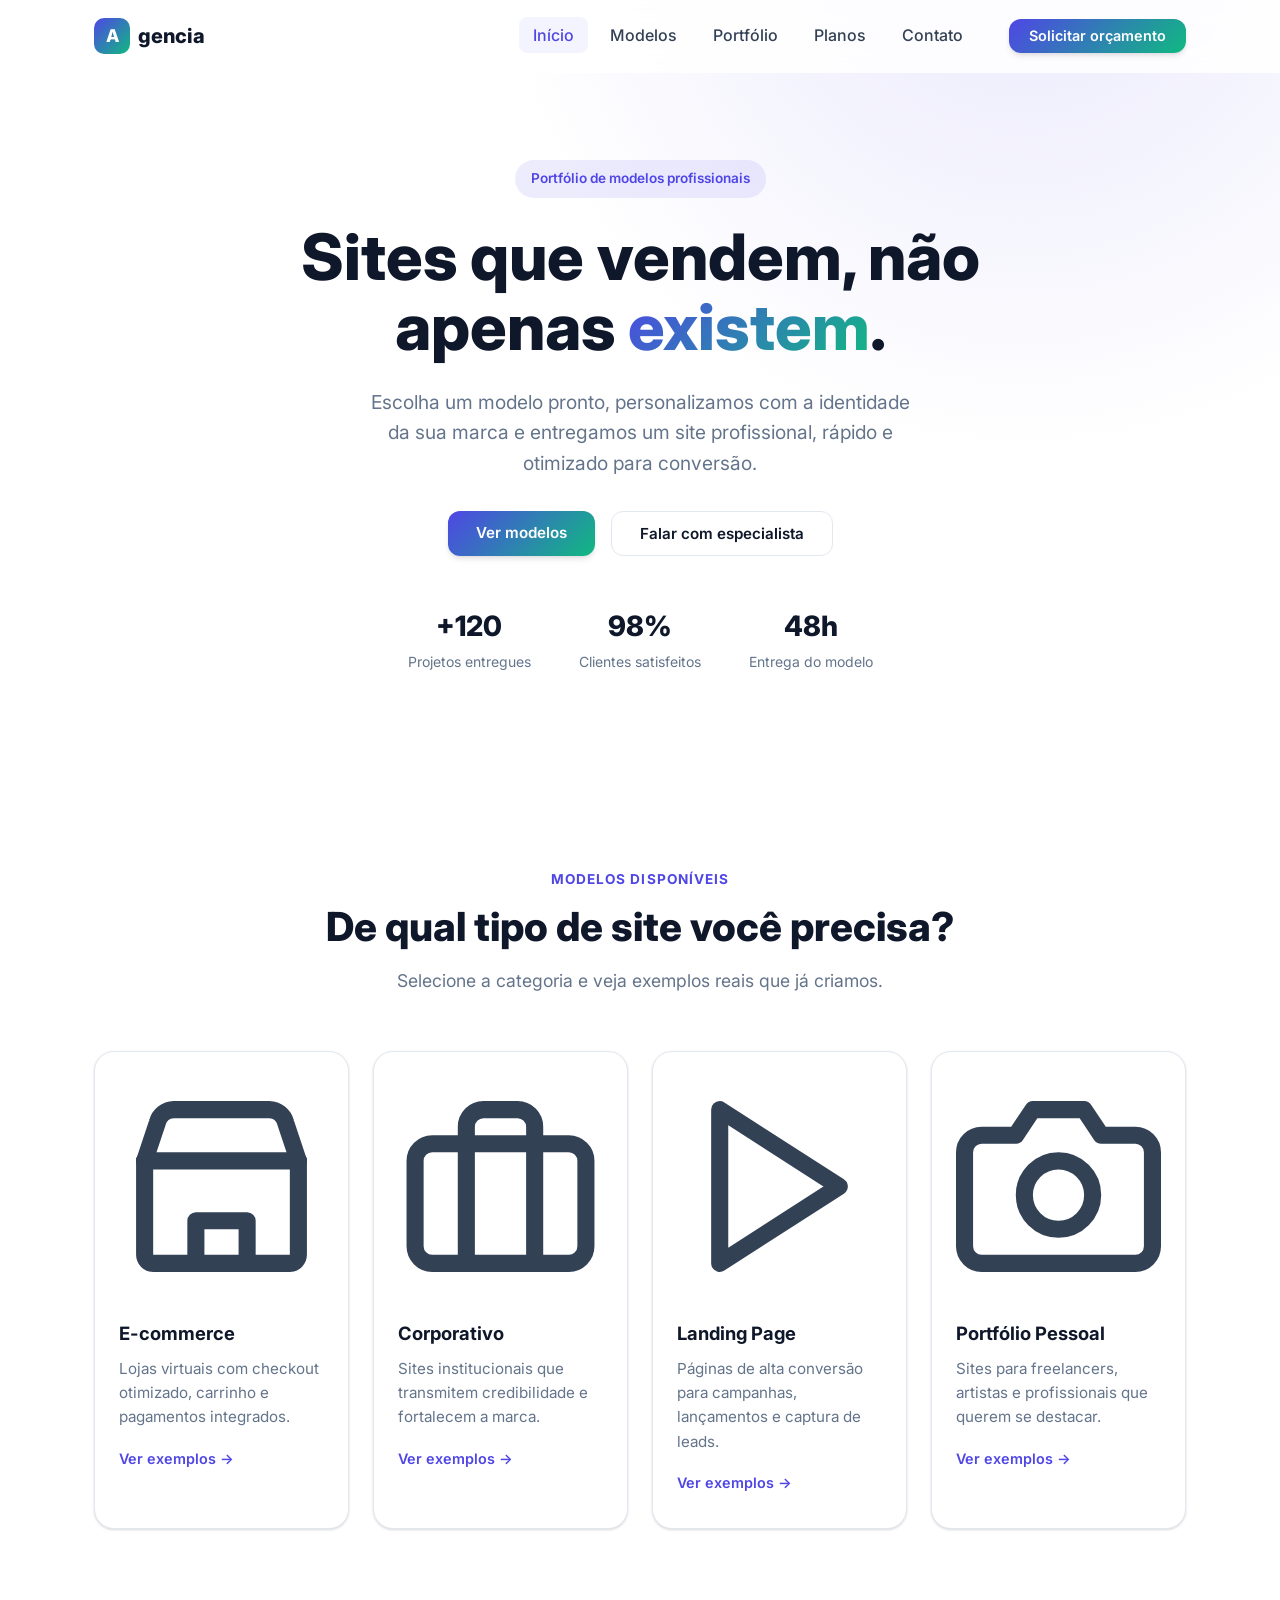
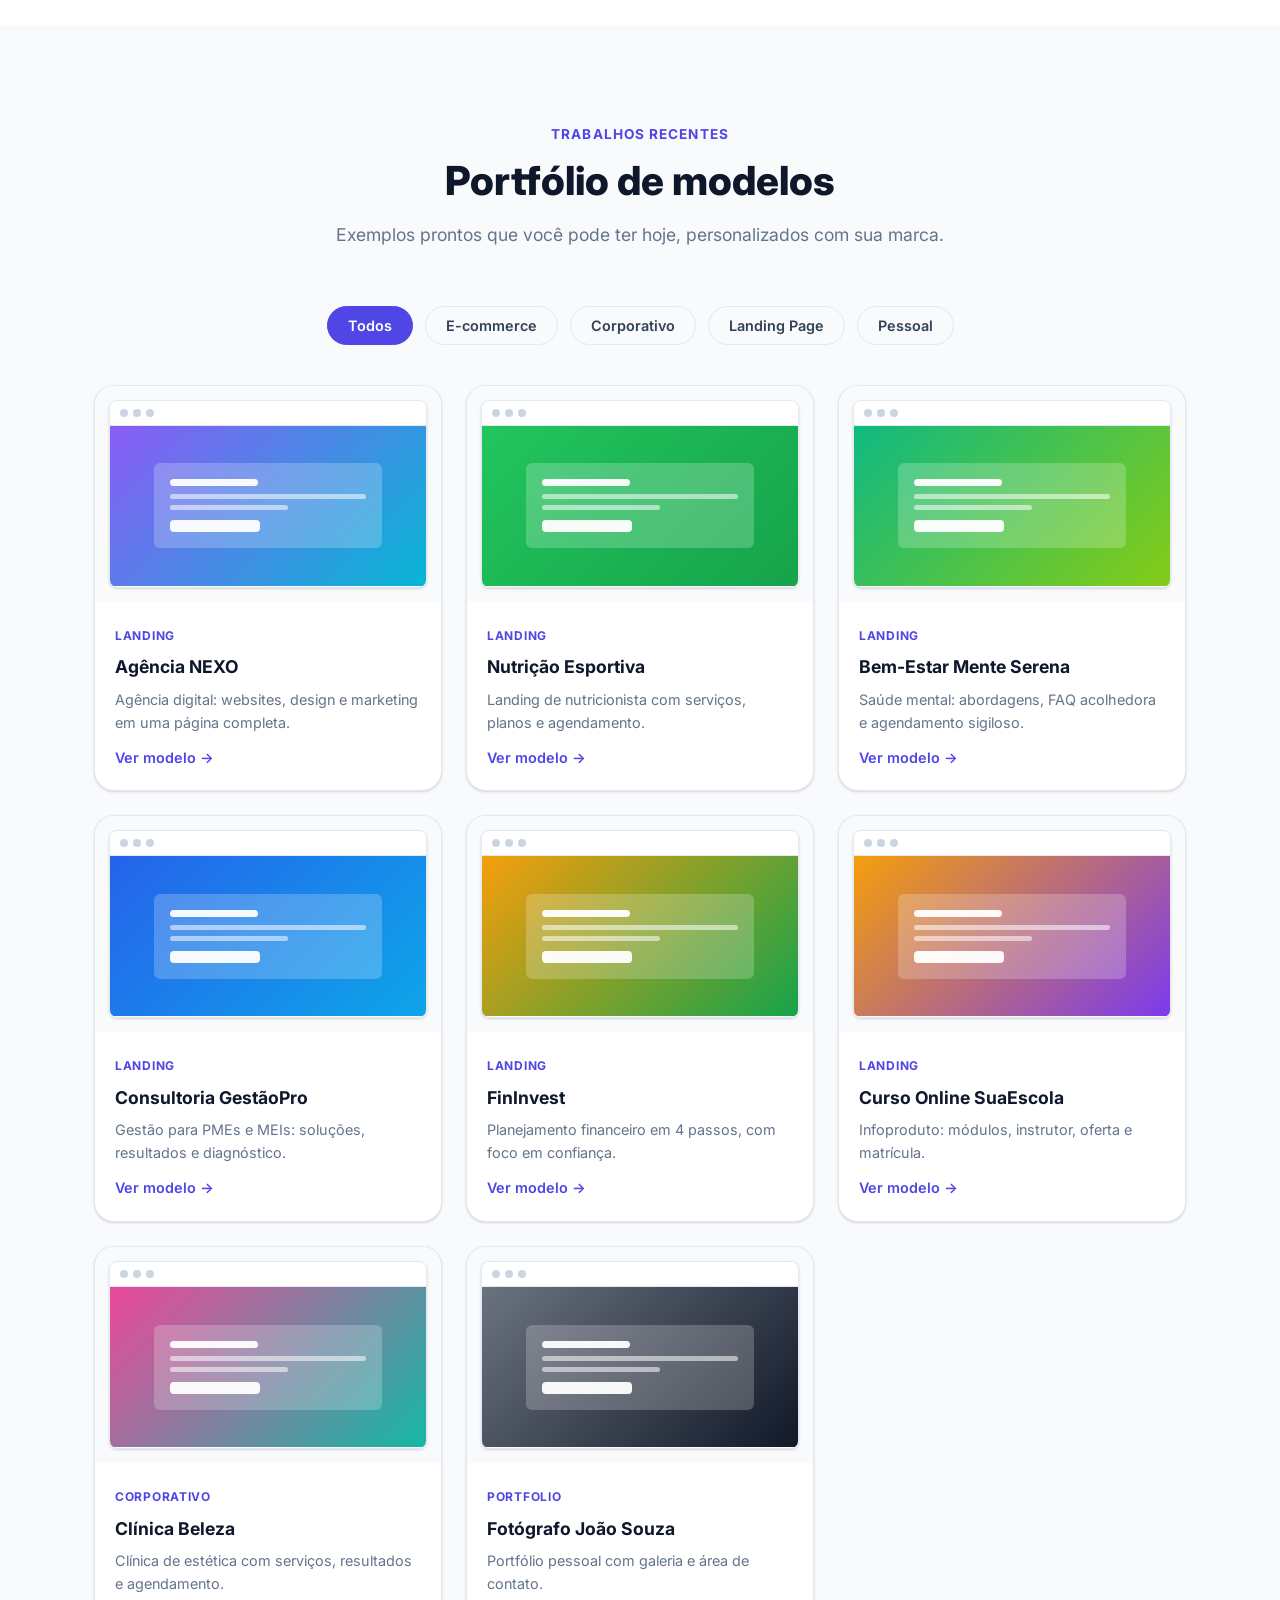
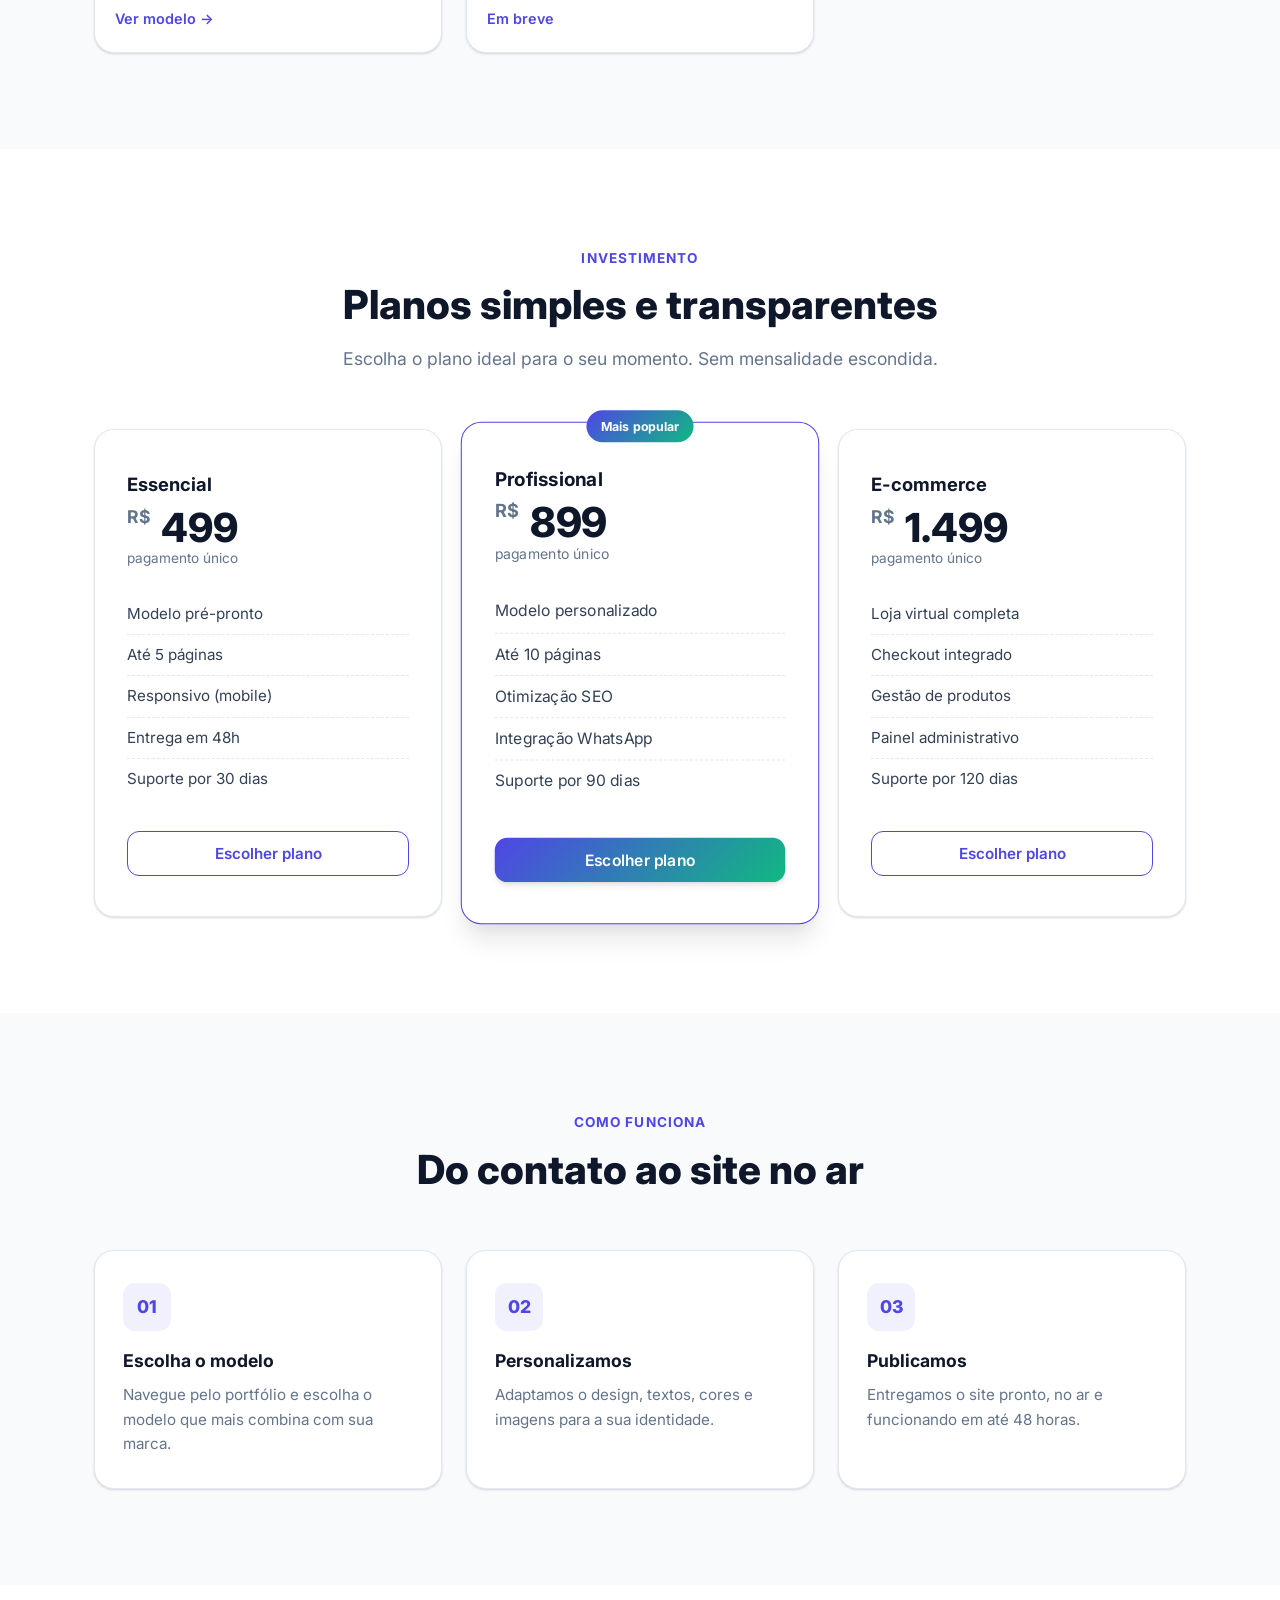
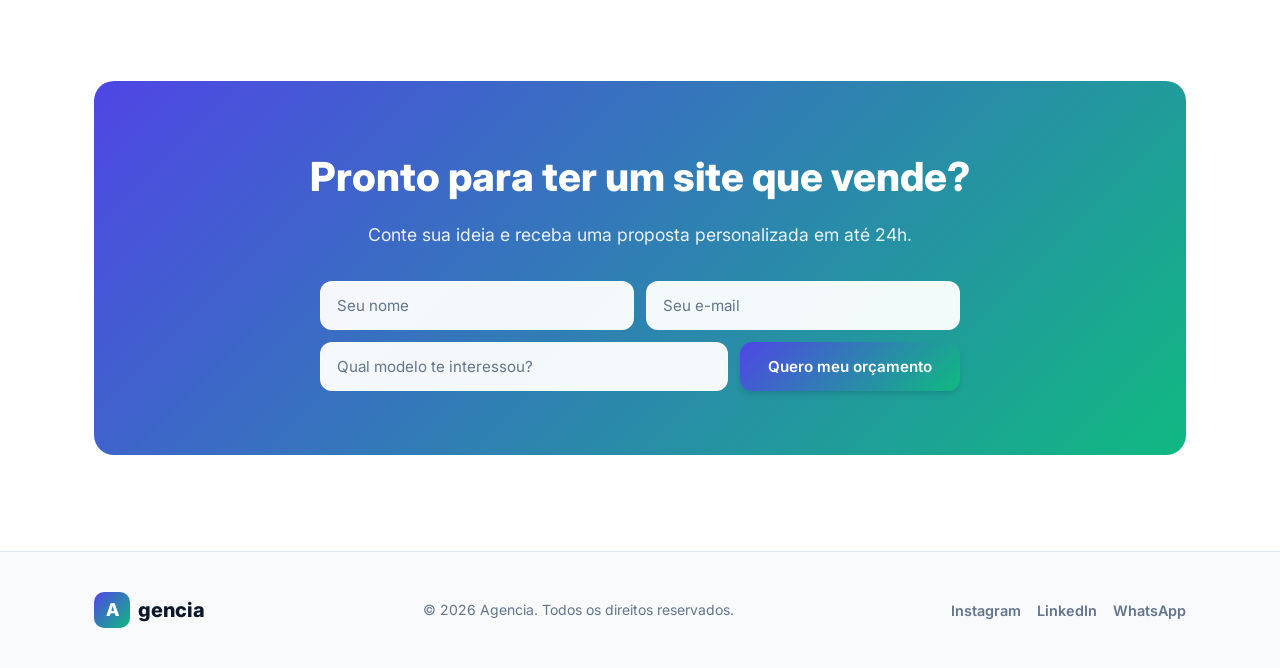
<file: index.html>
<!DOCTYPE html>
<html lang="pt-BR">
<head>
  <meta charset="UTF-8">
  <meta name="viewport" content="width=device-width, initial-scale=1.0">
  <meta name="description" content="Sites profissionais que ajudam sua empresa a vender mais. Conheça nossos modelos de sites demonstrados em nosso portfólio.">
  <title>Agencia | Sites Profissionais</title>
  <link rel="preconnect" href="https://fonts.googleapis.com">
  <link rel="preconnect" href="https://fonts.gstatic.com" crossorigin>
  <link href="https://fonts.googleapis.com/css2?family=Inter:wght@400;500;600;700;800&display=swap" rel="stylesheet">
  <link rel="stylesheet" href="css/styles.css">
</head>
<body>

  <!-- ===== HEADER / NAVEGAÇÃO ===== -->
  <header class="header" id="header">
    <div class="container header__inner">
      <a href="#inicio" class="logo" aria-label="Agencia - Início">
        <span class="logo__mark">A</span>
        <span class="logo__text">gencia</span>
      </a>

      <nav class="nav" aria-label="Navegação principal">
        <ul class="nav__list">
          <li><a href="#inicio" class="nav__link active">Início</a></li>
          <li><a href="#modelos" class="nav__link">Modelos</a></li>
          <li><a href="#portifolio" class="nav__link">Portfólio</a></li>
          <li><a href="#planos" class="nav__link">Planos</a></li>
          <li><a href="#contato" class="nav__link">Contato</a></li>
        </ul>
      </nav>

      <button class="nav__toggle" id="navToggle" aria-label="Abrir menu" aria-expanded="false">
        <span class="nav__toggle-bar"></span>
        <span class="nav__toggle-bar"></span>
        <span class="nav__toggle-bar"></span>
      </button>

      <a href="#contato" class="btn btn--primary btn--sm header__cta">Solicitar orçamento</a>
    </div>
  </header>

  <main>
    <!-- ===== HERO / APRESENTAÇÃO ===== -->
    <section class="hero" id="inicio">
      <div class="container hero__inner">
        <div class="hero__content">
          <span class="badge">Portfólio de modelos profissionais</span>
          <h1 class="hero__title">
            Sites que vendem, não apenas <span class="text-gradient">existem</span>.
          </h1>
          <p class="hero__subtitle">
            Escolha um modelo pronto, personalizamos com a identidade da sua marca
            e entregamos um site profissional, rápido e otimizado para conversão.
          </p>
          <div class="hero__actions">
            <a href="#portifolio" class="btn btn--primary">Ver modelos</a>
            <a href="#contato" class="btn btn--ghost">Falar com especialista</a>
          </div>
          <ul class="hero__stats">
            <li><strong>+120</strong><span>Projetos entregues</span></li>
            <li><strong>98%</strong><span>Clientes satisfeitos</span></li>
            <li><strong>48h</strong><span>Entrega do modelo</span></li>
          </ul>
        </div>
      </div>
    </section>

    <!-- ===== MODELOS / CATEGORIAS ===== -->
    <section class="modelos section" id="modelos">
      <div class="container">
        <div class="section__head">
          <span class="section__label">Modelos disponíveis</span>
          <h2 class="section__title">De qual tipo de site você precisa?</h2>
          <p class="section__desc">Selecione a categoria e veja exemplos reais que já criamos.</p>
        </div>

        <div class="modelos__grid">
          <article class="card modelos__card">
            <div class="card__icon">
              <svg viewBox="0 0 24 24" fill="none" stroke="currentColor" stroke-width="2" stroke-linecap="round" stroke-linejoin="round" aria-hidden="true"><path d="M3 9l1.5-4.5A2 2 0 0 1 6.4 3h11.2a2 2 0 0 1 1.9 1.5L21 9"/><path d="M3 9v11a1 1 0 0 0 1 1h16a1 1 0 0 0 1-1V9"/><path d="M3 9h18"/><path d="M9 21v-5h6v5"/></svg>
            </div>
            <h3 class="card__title">E-commerce</h3>
            <p class="card__text">Lojas virtuais com checkout otimizado, carrinho e pagamentos integrados.</p>
            <a href="#portifolio?cat=ecommerce" class="card__link">Ver exemplos →</a>
          </article>

          <article class="card modelos__card">
            <div class="card__icon">
              <svg viewBox="0 0 24 24" fill="none" stroke="currentColor" stroke-width="2" stroke-linecap="round" stroke-linejoin="round" aria-hidden="true"><rect x="2" y="7" width="20" height="14" rx="2"/><path d="M16 21V5a2 2 0 0 0-2-2h-4a2 2 0 0 0-2 2v16"/></svg>
            </div>
            <h3 class="card__title">Corporativo</h3>
            <p class="card__text">Sites institucionais que transmitem credibilidade e fortalecem a marca.</p>
            <a href="#portifolio?cat=corporativo" class="card__link">Ver exemplos →</a>
          </article>

          <article class="card modelos__card">
            <div class="card__icon">
              <svg viewBox="0 0 24 24" fill="none" stroke="currentColor" stroke-width="2" stroke-linecap="round" stroke-linejoin="round" aria-hidden="true"><path d="M5 3l14 9-14 9V3z"/></svg>
            </div>
            <h3 class="card__title">Landing Page</h3>
            <p class="card__text">Páginas de alta conversão para campanhas, lançamentos e captura de leads.</p>
            <a href="#portifolio?cat=landing" class="card__link">Ver exemplos →</a>
          </article>

          <article class="card modelos__card">
            <div class="card__icon">
              <svg viewBox="0 0 24 24" fill="none" stroke="currentColor" stroke-width="2" stroke-linecap="round" stroke-linejoin="round" aria-hidden="true"><path d="M23 19a2 2 0 0 1-2 2H3a2 2 0 0 1-2-2V8a2 2 0 0 1 2-2h4l2-3h6l2 3h4a2 2 0 0 1 2 2z"/><circle cx="12" cy="13" r="4"/></svg>
            </div>
            <h3 class="card__title">Portfólio Pessoal</h3>
            <p class="card__text">Sites para freelancers, artistas e profissionais que querem se destacar.</p>
            <a href="#portifolio?cat=portfolio" class="card__link">Ver exemplos →</a>
          </article>
        </div>
      </div>
    </section>

    <!-- ===== PORTFÓLIO ===== -->
    <section class="portifolio section section--alt" id="portifolio">
      <div class="container">
        <div class="section__head">
          <span class="section__label">Trabalhos recentes</span>
          <h2 class="section__title">Portfólio de modelos</h2>
          <p class="section__desc">Exemplos prontos que você pode ter hoje, personalizados com sua marca.</p>
        </div>

        <div class="portifolio__filters" id="filterBar">
          <button class="filter active" data-filter="todos">Todos</button>
          <button class="filter" data-filter="ecommerce">E-commerce</button>
          <button class="filter" data-filter="corporativo">Corporativo</button>
          <button class="filter" data-filter="landing">Landing Page</button>
          <button class="filter" data-filter="portfolio">Pessoal</button>
        </div>

        <div class="portifolio__grid" id="portfolioGrid">
          <!-- Itens injetados via JS -->
        </div>
      </div>
    </section>

    <!-- ===== PLANOS ===== -->
    <section class="planos section" id="planos">
      <div class="container">
        <div class="section__head">
          <span class="section__label">Investimento</span>
          <h2 class="section__title">Planos simples e transparentes</h2>
          <p class="section__desc">Escolha o plano ideal para o seu momento. Sem mensalidade escondida.</p>
        </div>

        <div class="planos__grid">
          <article class="plano">
            <h3 class="plano__name">Essencial</h3>
            <p class="plano__price"><span>R$</span> 499</p>
            <p class="plano__period">pagamento único</p>
            <ul class="plano__features">
              <li>Modelo pré-pronto</li>
              <li>Até 5 páginas</li>
              <li>Responsivo (mobile)</li>
              <li>Entrega em 48h</li>
              <li>Suporte por 30 dias</li>
            </ul>
            <a href="#contato" class="btn btn--outline">Escolher plano</a>
          </article>

          <article class="plano plano--destaque">
            <span class="plano__tag">Mais popular</span>
            <h3 class="plano__name">Profissional</h3>
            <p class="plano__price"><span>R$</span> 899</p>
            <p class="plano__period">pagamento único</p>
            <ul class="plano__features">
              <li>Modelo personalizado</li>
              <li>Até 10 páginas</li>
              <li>Otimização SEO</li>
              <li>Integração WhatsApp</li>
              <li>Suporte por 90 dias</li>
            </ul>
            <a href="#contato" class="btn btn--primary">Escolher plano</a>
          </article>

          <article class="plano">
            <h3 class="plano__name">E-commerce</h3>
            <p class="plano__price"><span>R$</span> 1.499</p>
            <p class="plano__period">pagamento único</p>
            <ul class="plano__features">
              <li>Loja virtual completa</li>
              <li>Checkout integrado</li>
              <li>Gestão de produtos</li>
              <li>Painel administrativo</li>
              <li>Suporte por 120 dias</li>
            </ul>
            <a href="#contato" class="btn btn--outline">Escolher plano</a>
          </article>
        </div>
      </div>
    </section>

    <!-- ===== PROCESSO ===== -->
    <section class="processo section section--alt">
      <div class="container">
        <div class="section__head">
          <span class="section__label">Como funciona</span>
          <h2 class="section__title">Do contato ao site no ar</h2>
        </div>

        <ol class="processo__list">
          <li class="processo__item">
            <span class="processo__num">01</span>
            <h3>Escolha o modelo</h3>
            <p>Navegue pelo portfólio e escolha o modelo que mais combina com sua marca.</p>
          </li>
          <li class="processo__item">
            <span class="processo__num">02</span>
            <h3>Personalizamos</h3>
            <p>Adaptamos o design, textos, cores e imagens para a sua identidade.</p>
          </li>
          <li class="processo__item">
            <span class="processo__num">03</span>
            <h3>Publicamos</h3>
            <p>Entregamos o site pronto, no ar e funcionando em até 48 horas.</p>
          </li>
        </ol>
      </div>
    </section>

    <!-- ===== CTA FINAL ===== -->
    <section class="cta section" id="contato">
      <div class="container">
        <div class="cta__box">
          <h2 class="cta__title">Pronto para ter um site que vende?</h2>
          <p class="cta__text">Conte sua ideia e receba uma proposta personalizada em até 24h.</p>
          <form class="cta__form" id="contatoForm">
            <input type="text" name="nome" placeholder="Seu nome" required aria-label="Seu nome">
            <input type="email" name="email" placeholder="Seu e-mail" required aria-label="Seu e-mail">
            <input type="text" name="modelo" placeholder="Qual modelo te interessou?" aria-label="Modelo de interesse">
            <button type="submit" class="btn btn--primary">Quero meu orçamento</button>
          </form>
          <p class="cta__note" id="formNote" hidden>Recebemos sua mensagem! Retornaremos em breve.</p>
        </div>
      </div>
    </section>
  </main>

  <!-- ===== FOOTER ===== -->
  <footer class="footer">
    <div class="container footer__inner">
      <a href="#inicio" class="logo">
        <span class="logo__mark">A</span>
        <span class="logo__text">gencia</span>
      </a>
      <p class="footer__copy">© 2026 Agencia. Todos os direitos reservados.</p>
      <ul class="footer__social">
        <li><a href="#" aria-label="Instagram">Instagram</a></li>
        <li><a href="#" aria-label="LinkedIn">LinkedIn</a></li>
        <li><a href="#" aria-label="WhatsApp">WhatsApp</a></li>
      </ul>
    </div>
  </footer>

  <script src="js/portfolio.js"></script>
  <script src="js/main.js"></script>
</body>
</html>
</file>
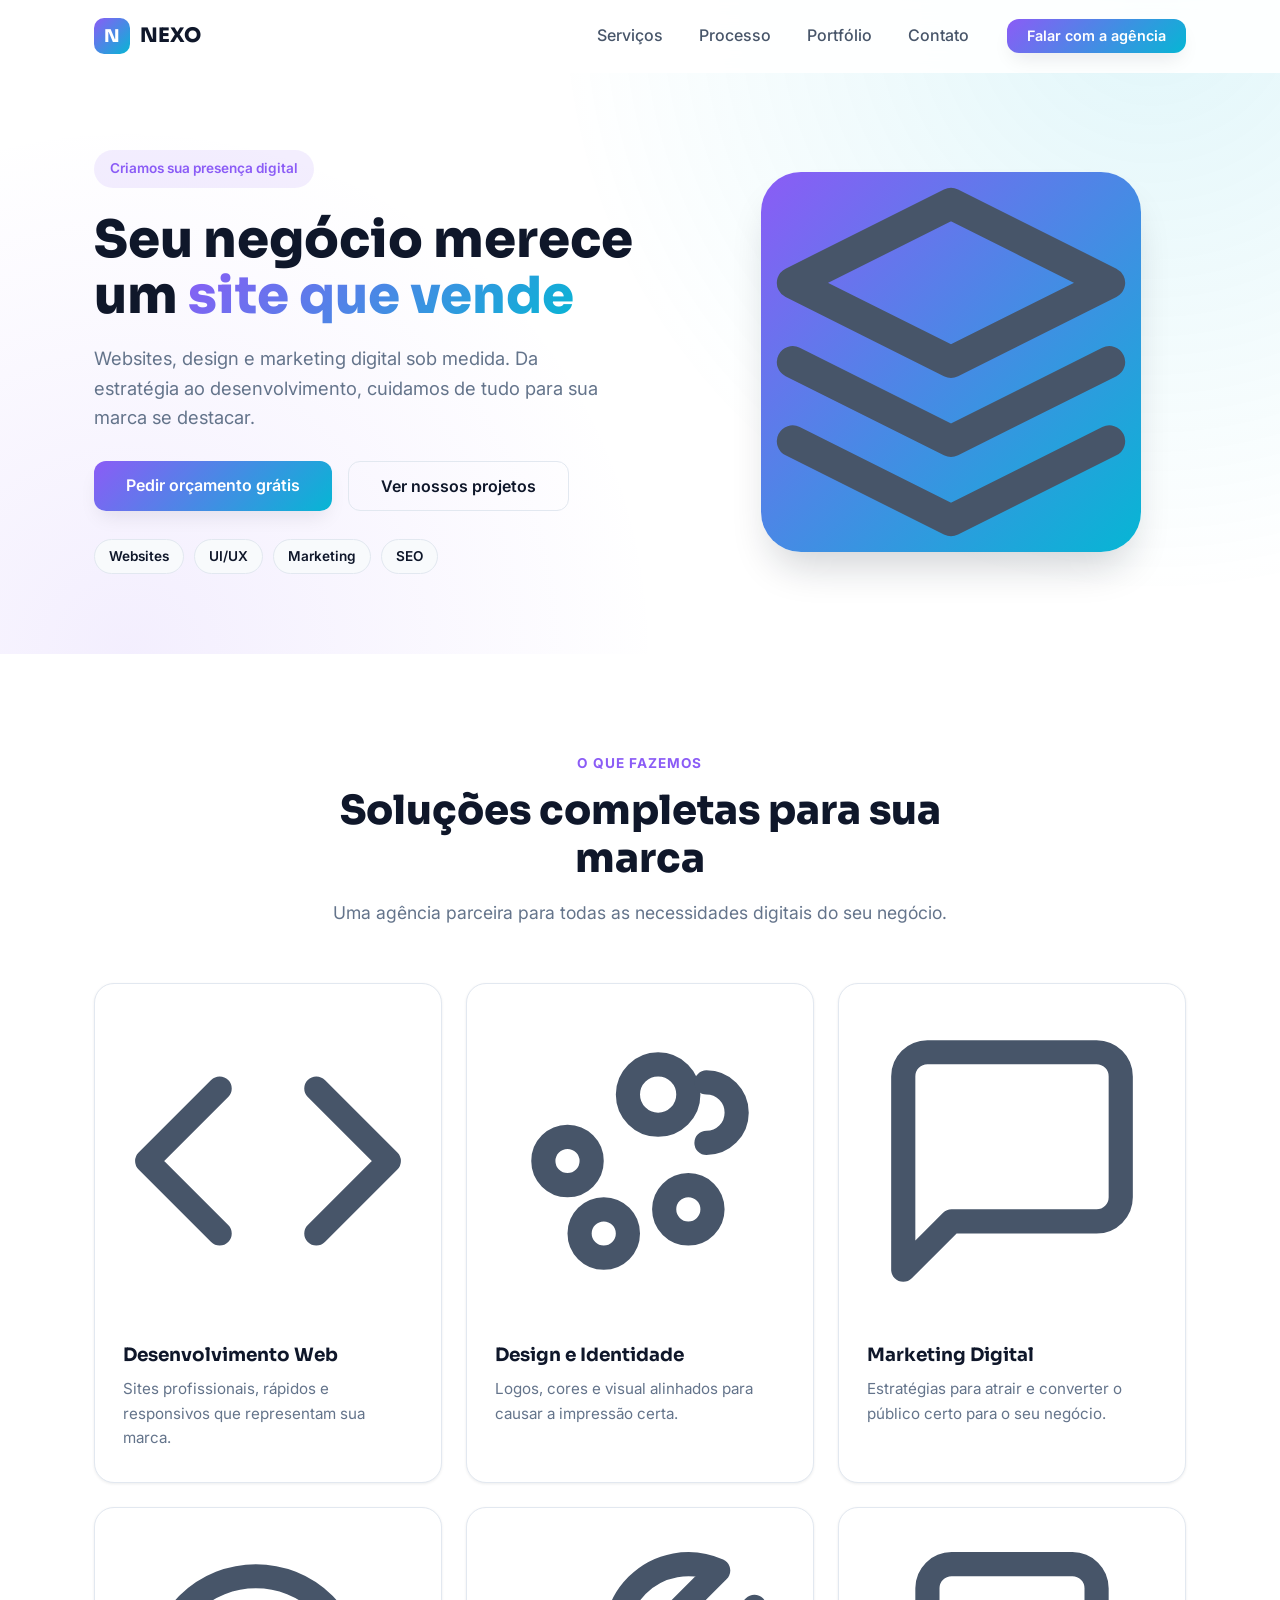
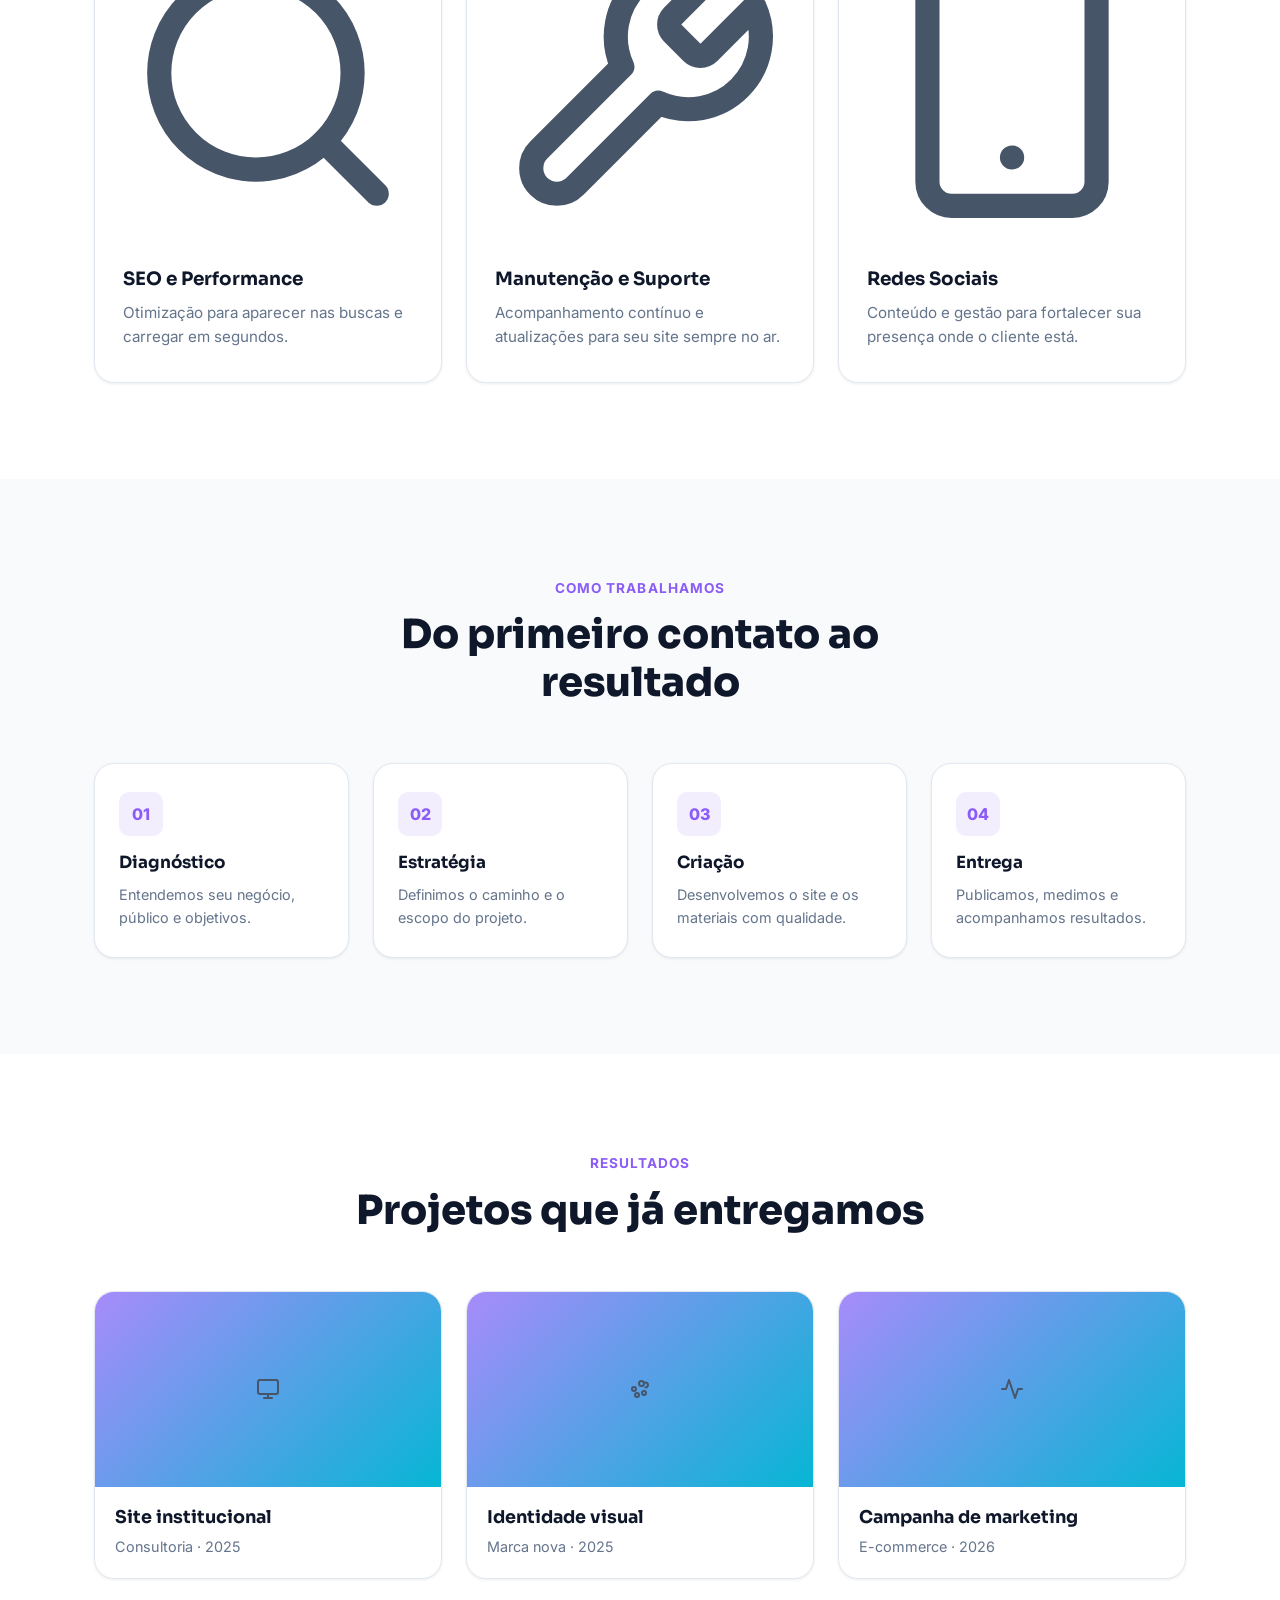
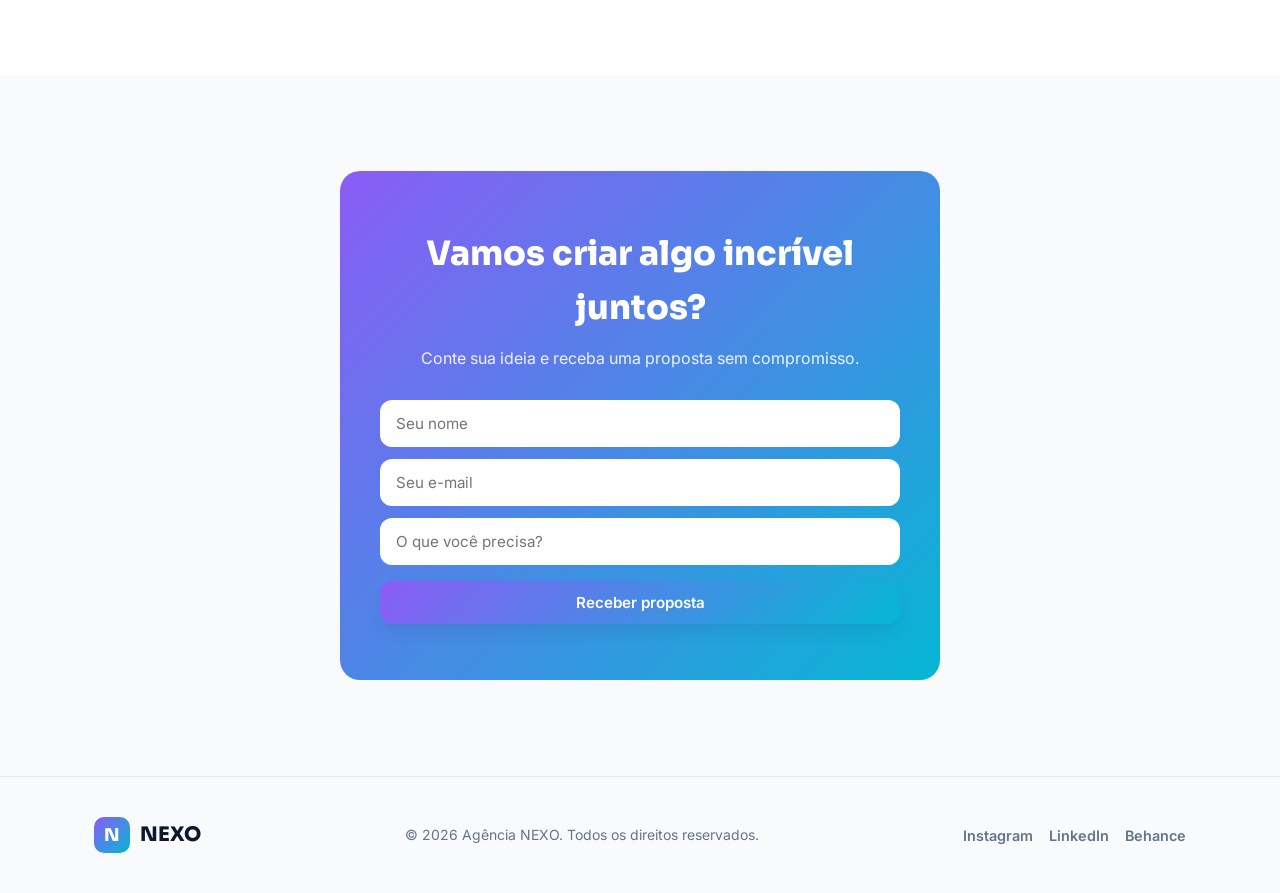
<file: modelos/agencia-digital/index.html>
<!DOCTYPE html>
<html lang="pt-BR">
<head>
  <meta charset="UTF-8">
  <meta name="viewport" content="width=device-width, initial-scale=1.0">
  <meta name="description" content="Agência digital especializada em websites, identidade visual e marketing. Transforme sua presença online em resultados.">
  <title>Agência NEXO | Websites, Design e Marketing</title>
  <link rel="preconnect" href="https://fonts.googleapis.com">
  <link rel="preconnect" href="https://fonts.gstatic.com" crossorigin>
  <link href="https://fonts.googleapis.com/css2?family=Inter:wght@400;500;600;700;800&family=Sora:wght@600;700;800&display=swap" rel="stylesheet">
  <link rel="stylesheet" href="css/styles.css">
</head>
<body>

  <header class="header" id="header">
    <div class="container header__inner">
      <a href="#inicio" class="logo"><span class="logo__mark">N</span><span class="logo__text">NEXO</span></a>
      <nav class="nav">
        <ul class="nav__list">
          <li><a href="#servicos" class="nav__link">Serviços</a></li>
          <li><a href="#processo" class="nav__link">Processo</a></li>
          <li><a href="#portifolio" class="nav__link">Portfólio</a></li>
          <li><a href="#contato" class="nav__link">Contato</a></li>
        </ul>
      </nav>
      <div class="header__actions">
        <a href="#contato" class="btn btn--primary btn--sm">Falar com a agência</a>
      </div>
      <button class="nav__toggle" id="navToggle" aria-label="Abrir menu" aria-expanded="false"><span></span><span></span><span></span></button>
    </div>
  </header>

  <main>
    <!-- HERO -->
    <section class="hero" id="inicio">
      <div class="container hero__inner">
        <div class="hero__content">
          <span class="badge">Criamos sua presença digital</span>
          <h1 class="hero__title">Seu negócio merece um <span class="text-gradient">site que vende</span></h1>
          <p class="hero__subtitle">
            Websites, design e marketing digital sob medida. Da estratégia ao
            desenvolvimento, cuidamos de tudo para sua marca se destacar.
          </p>
          <div class="hero__actions">
            <a href="#contato" class="btn btn--primary btn--lg">Pedir orçamento grátis</a>
            <a href="#portifolio" class="btn btn--ghost btn--lg">Ver nossos projetos</a>
          </div>
          <div class="hero__tags">
            <span>Websites</span><span>UI/UX</span><span>Marketing</span><span>SEO</span>
          </div>
        </div>
        <div class="hero__visual"><div class="hero__visual-icon"><svg viewBox="0 0 24 24" fill="none" stroke="currentColor" stroke-width="2" stroke-linecap="round" stroke-linejoin="round" aria-hidden="true"><path d="M12 2L2 7l10 5 10-5-10-5z"/><path d="M2 17l10 5 10-5"/><path d="M2 12l10 5 10-5"/></svg></div></div>
      </div>
    </section>

    <!-- SERVIÇOS -->
    <section class="servicos section" id="servicos">
      <div class="container">
        <div class="section__head">
          <span class="section__label">O que fazemos</span>
          <h2 class="section__title">Soluções completas para sua marca</h2>
          <p class="section__desc">Uma agência parceira para todas as necessidades digitais do seu negócio.</p>
        </div>
        <div class="servicos__grid">
          <article class="servico">
            <div class="servico__icon"><svg viewBox="0 0 24 24" fill="none" stroke="currentColor" stroke-width="2" stroke-linecap="round" stroke-linejoin="round" aria-hidden="true"><polyline points="16 18 22 12 16 6"/><polyline points="8 6 2 12 8 18"/></svg></div>
            <h3>Desenvolvimento Web</h3>
            <p>Sites profissionais, rápidos e responsivos que representam sua marca.</p>
          </article>
          <article class="servico">
            <div class="servico__icon"><svg viewBox="0 0 24 24" fill="none" stroke="currentColor" stroke-width="2" stroke-linecap="round" stroke-linejoin="round" aria-hidden="true"><circle cx="13.5" cy="6.5" r="2.5"/><path d="M17.5 10.5a2.5 2.5 0 1 0 0-5"/><circle cx="6" cy="12" r="2"/><circle cx="16" cy="16" r="2"/><circle cx="9" cy="18" r="2"/></svg></div>
            <h3>Design e Identidade</h3>
            <p>Logos, cores e visual alinhados para causar a impressão certa.</p>
          </article>
          <article class="servico">
            <div class="servico__icon"><svg viewBox="0 0 24 24" fill="none" stroke="currentColor" stroke-width="2" stroke-linecap="round" stroke-linejoin="round" aria-hidden="true"><path d="M21 15a2 2 0 0 1-2 2H7l-4 4V5a2 2 0 0 1 2-2h14a2 2 0 0 1 2 2z"/></svg></div>
            <h3>Marketing Digital</h3>
            <p>Estratégias para atrair e converter o público certo para o seu negócio.</p>
          </article>
          <article class="servico">
            <div class="servico__icon"><svg viewBox="0 0 24 24" fill="none" stroke="currentColor" stroke-width="2" stroke-linecap="round" stroke-linejoin="round" aria-hidden="true"><circle cx="11" cy="11" r="8"/><path d="M21 21l-4.35-4.35"/></svg></div>
            <h3>SEO e Performance</h3>
            <p>Otimização para aparecer nas buscas e carregar em segundos.</p>
          </article>
          <article class="servico">
            <div class="servico__icon"><svg viewBox="0 0 24 24" fill="none" stroke="currentColor" stroke-width="2" stroke-linecap="round" stroke-linejoin="round" aria-hidden="true"><path d="M14.7 6.3a1 1 0 0 0 0 1.4l1.6 1.6a1 1 0 0 0 1.4 0l3.77-3.77a6 6 0 0 1-7.94 7.94l-6.91 6.91a2.12 2.12 0 0 1-3-3l6.91-6.91a6 6 0 0 1 7.94-7.94l-3.76 3.76z"/></svg></div>
            <h3>Manutenção e Suporte</h3>
            <p>Acompanhamento contínuo e atualizações para seu site sempre no ar.</p>
          </article>
          <article class="servico">
            <div class="servico__icon"><svg viewBox="0 0 24 24" fill="none" stroke="currentColor" stroke-width="2" stroke-linecap="round" stroke-linejoin="round" aria-hidden="true"><rect x="5" y="2" width="14" height="20" rx="2" ry="2"/><path d="M12 18h.01"/></svg></div>
            <h3>Redes Sociais</h3>
            <p>Conteúdo e gestão para fortalecer sua presença onde o cliente está.</p>
          </article>
        </div>
      </div>
    </section>

    <!-- PROCESSO -->
    <section class="processo section section--alt" id="processo">
      <div class="container">
        <div class="section__head">
          <span class="section__label">Como trabalhamos</span>
          <h2 class="section__title">Do primeiro contato ao resultado</h2>
        </div>
        <ol class="processo__list">
          <li><span>01</span><h3>Diagnóstico</h3><p>Entendemos seu negócio, público e objetivos.</p></li>
          <li><span>02</span><h3>Estratégia</h3><p>Definimos o caminho e o escopo do projeto.</p></li>
          <li><span>03</span><h3>Criação</h3><p>Desenvolvemos o site e os materiais com qualidade.</p></li>
          <li><span>04</span><h3>Entrega</h3><p>Publicamos, medimos e acompanhamos resultados.</p></li>
        </ol>
      </div>
    </section>

    <!-- PORTFÓLIO -->
    <section class="portifolio section" id="portifolio">
      <div class="container">
        <div class="section__head">
          <span class="section__label">Resultados</span>
          <h2 class="section__title">Projetos que já entregamos</h2>
        </div>
        <div class="portifolio__grid">
          <div class="proj"><div class="proj__thumb"><svg viewBox="0 0 24 24" fill="none" stroke="currentColor" stroke-width="2" stroke-linecap="round" stroke-linejoin="round" width="24" height="24" aria-hidden="true"><rect x="2" y="3" width="20" height="14" rx="2" ry="2"/><path d="M8 21h8"/><path d="M12 17v4"/></svg></div><h3>Site institucional</h3><p>Consultoria · 2025</p></div>
          <div class="proj"><div class="proj__thumb"><svg viewBox="0 0 24 24" fill="none" stroke="currentColor" stroke-width="2" stroke-linecap="round" stroke-linejoin="round" width="24" height="24" aria-hidden="true"><circle cx="13.5" cy="6.5" r="2.5"/><path d="M17.5 10.5a2.5 2.5 0 1 0 0-5"/><circle cx="6" cy="12" r="2"/><circle cx="16" cy="16" r="2"/><circle cx="9" cy="18" r="2"/></svg></div><h3>Identidade visual</h3><p>Marca nova · 2025</p></div>
          <div class="proj"><div class="proj__thumb"><svg viewBox="0 0 24 24" fill="none" stroke="currentColor" stroke-width="2" stroke-linecap="round" stroke-linejoin="round" width="24" height="24" aria-hidden="true"><path d="M22 12h-4l-3 9L9 3l-3 9H2"/></svg></div><h3>Campanha de marketing</h3><p>E-commerce · 2026</p></div>
        </div>
      </div>
    </section>

    <!-- CONTATO -->
    <section class="contato section section--alt" id="contato">
      <div class="container">
        <div class="contato__box">
          <h2 class="contato__title">Vamos criar algo incrível juntos?</h2>
          <p class="contato__text">Conte sua ideia e receba uma proposta sem compromisso.</p>
          <form class="contato__form" id="contatoForm">
            <input type="text" placeholder="Seu nome" required aria-label="Seu nome">
            <input type="email" placeholder="Seu e-mail" required aria-label="Seu e-mail">
            <input type="text" placeholder="O que você precisa?" aria-label="Necessidade">
            <button type="submit" class="btn btn--primary btn--block">Receber proposta</button>
          </form>
          <p class="contato__note" id="formNote" hidden>Recebemos sua mensagem! Retornaremos em breve.</p>
        </div>
      </div>
    </section>
  </main>

  <footer class="footer">
    <div class="container footer__inner">
      <a href="#inicio" class="logo"><span class="logo__mark">N</span><span class="logo__text">NEXO</span></a>
      <p class="footer__copy">© 2026 Agência NEXO. Todos os direitos reservados.</p>
      <ul class="footer__social"><li><a href="#">Instagram</a></li><li><a href="#">LinkedIn</a></li><li><a href="#">Behance</a></li></ul>
    </div>
  </footer>

  <script src="js/main.js"></script>
</body>
</html>
</file>
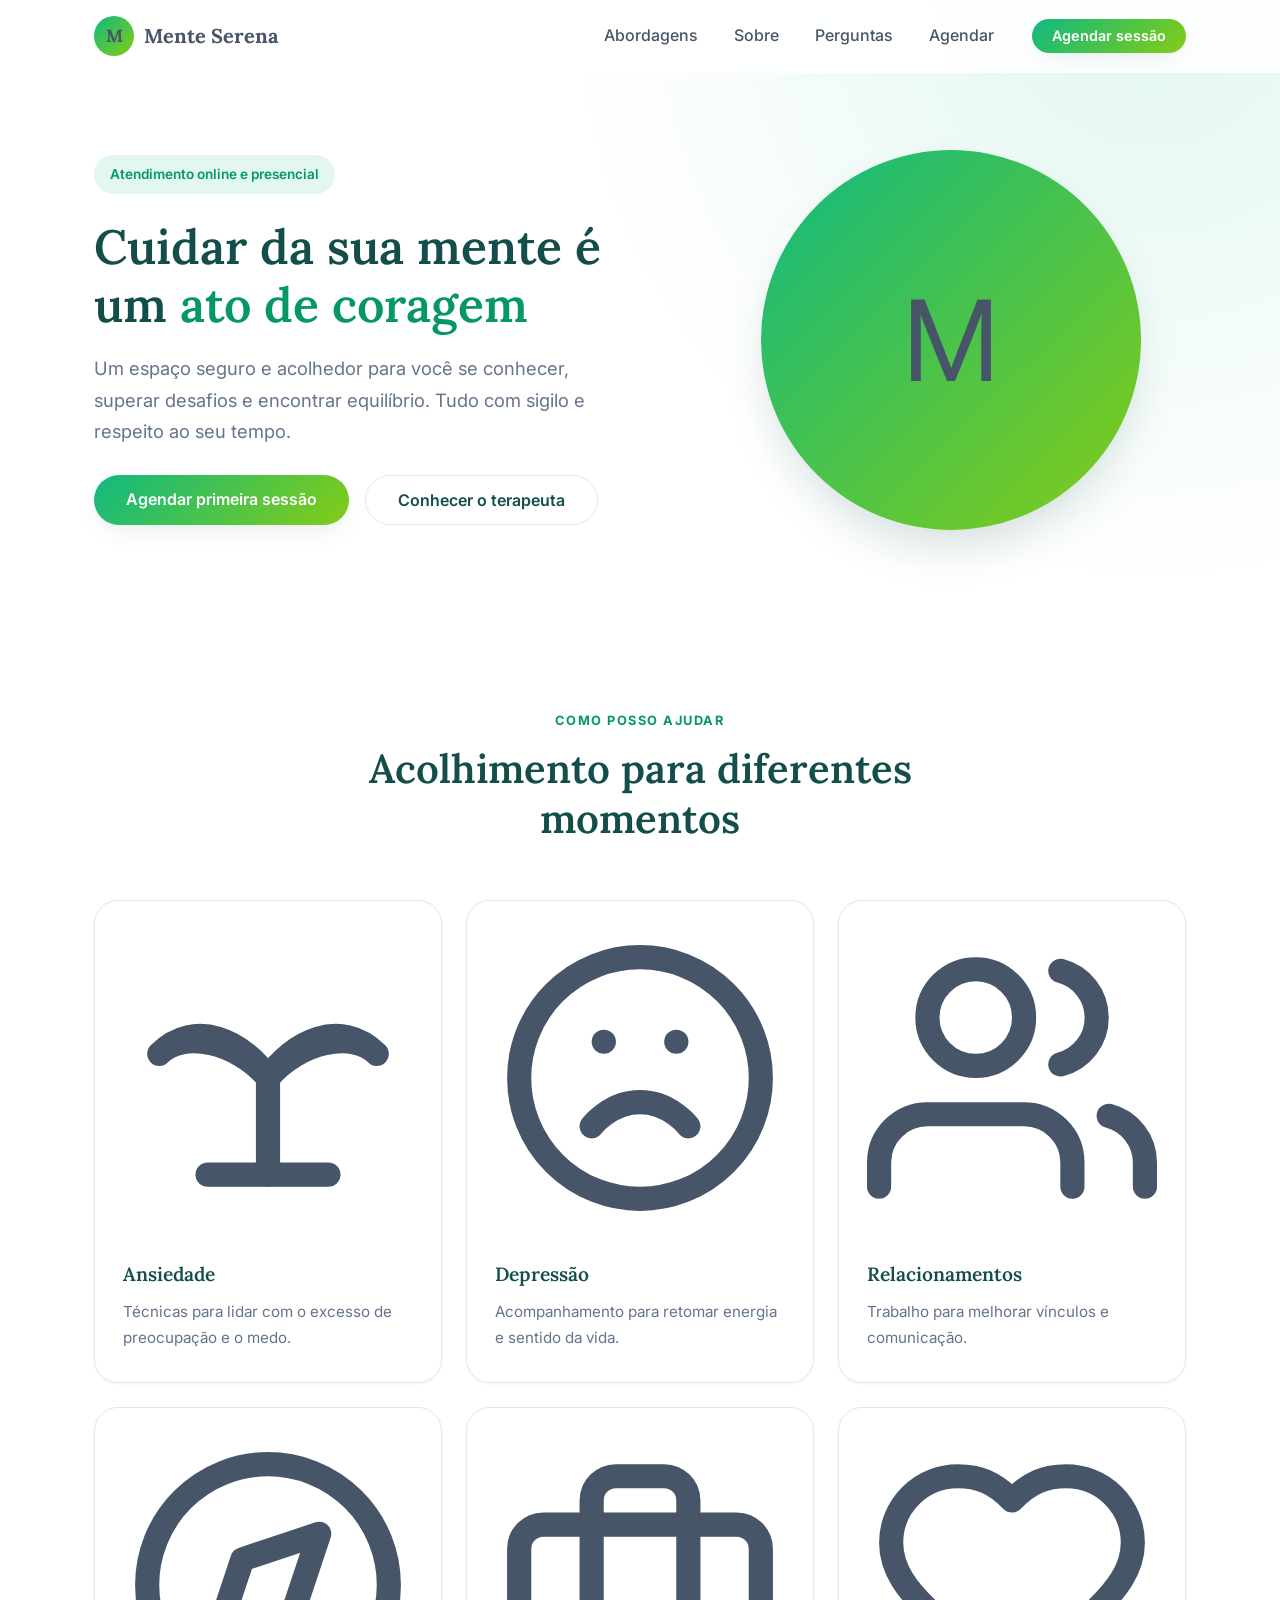
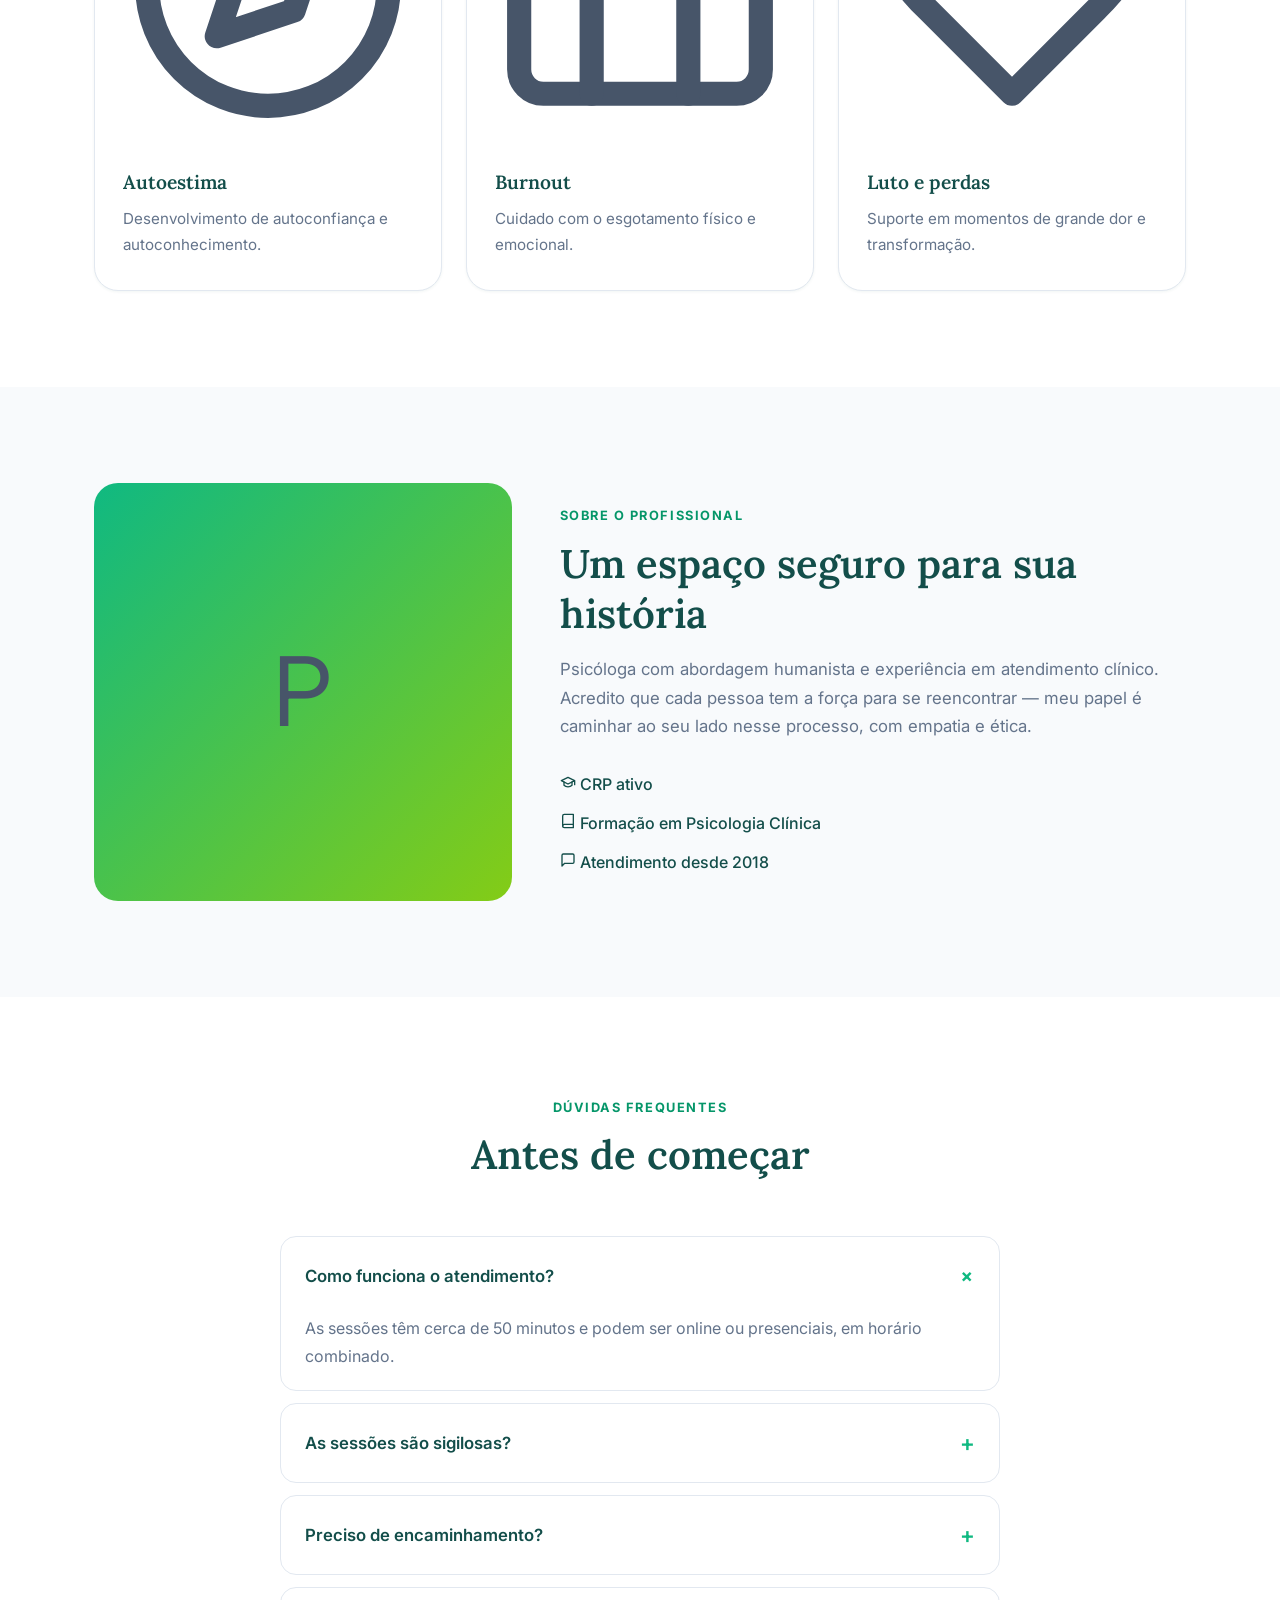
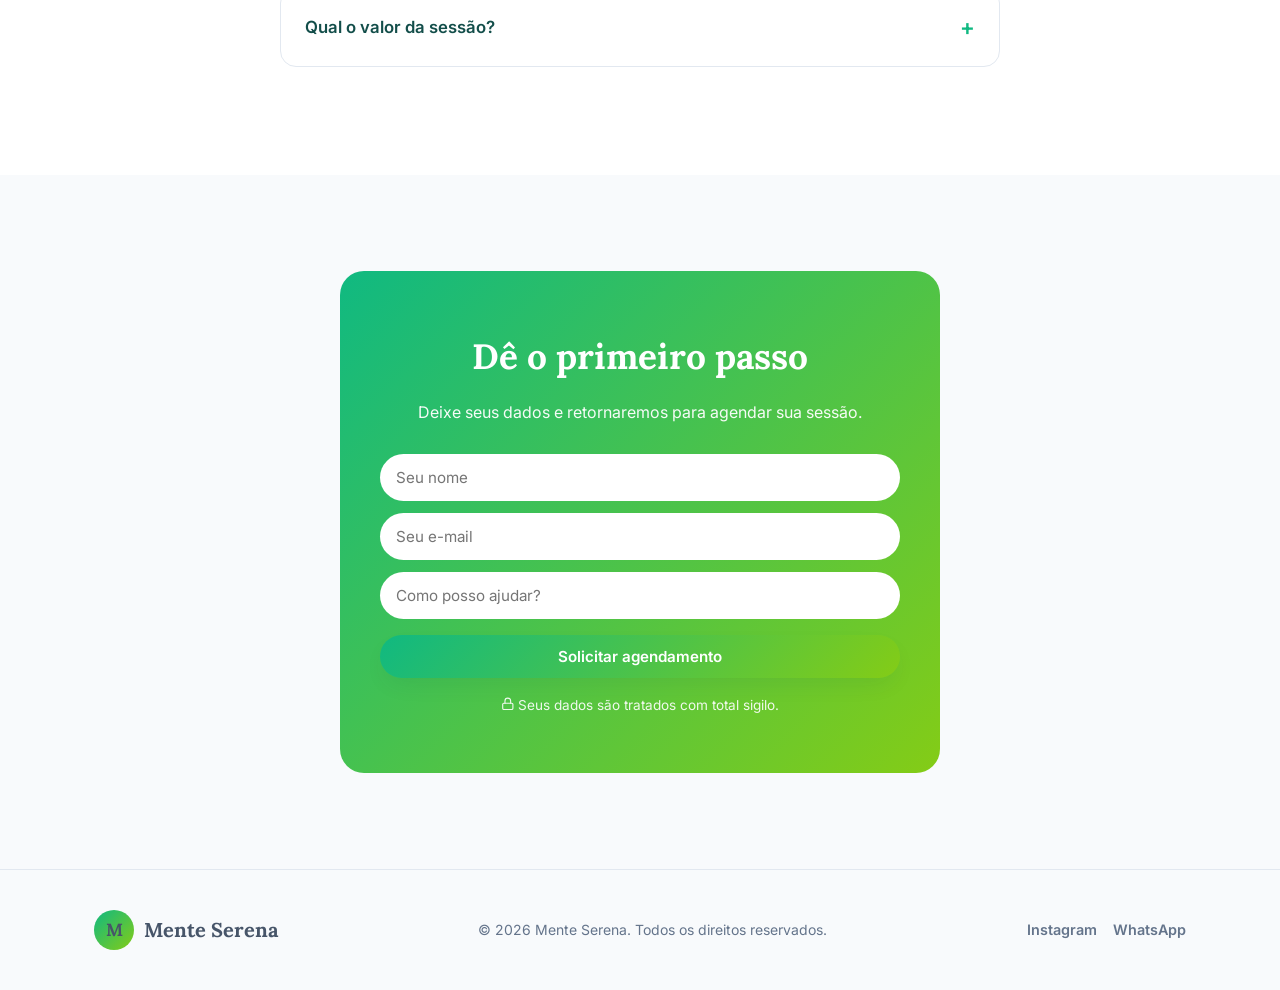
<file: modelos/bem-estar/index.html>
<!DOCTYPE html>
<html lang="pt-BR">
<head>
  <meta charset="UTF-8">
  <meta name="viewport" content="width=device-width, initial-scale=1.0">
  <meta name="description" content="Atendimento psicológico online e presencial com acolhimento e sigilo. Cuide da sua saúde mental com quem entende.">
  <title>Mente Serena | Saúde Mental e Bem-Estar</title>
  <link rel="preconnect" href="https://fonts.googleapis.com">
  <link rel="preconnect" href="https://fonts.gstatic.com" crossorigin>
  <link href="https://fonts.googleapis.com/css2?family=Inter:wght@400;500;600&family=Lora:wght@500;600;700&display=swap" rel="stylesheet">
  <link rel="stylesheet" href="css/styles.css">
</head>
<body>

  <header class="header" id="header">
    <div class="container header__inner">
      <a href="#inicio" class="logo"><span class="logo__mark">M</span><span class="logo__text">Mente Serena</span></a>
      <nav class="nav">
        <ul class="nav__list">
          <li><a href="#abordagens" class="nav__link">Abordagens</a></li>
          <li><a href="#sobre" class="nav__link">Sobre</a></li>
          <li><a href="#faq" class="nav__link">Perguntas</a></li>
          <li><a href="#agendamento" class="nav__link">Agendar</a></li>
        </ul>
      </nav>
      <div class="header__actions">
        <a href="#agendamento" class="btn btn--primary btn--sm">Agendar sessão</a>
      </div>
      <button class="nav__toggle" id="navToggle" aria-label="Abrir menu" aria-expanded="false"><span></span><span></span><span></span></button>
    </div>
  </header>

  <main>
    <!-- HERO -->
    <section class="hero" id="inicio">
      <div class="container hero__inner">
        <div class="hero__content">
          <span class="badge">Atendimento online e presencial</span>
          <h1 class="hero__title">Cuidar da sua mente é um <span class="text-accent">ato de coragem</span></h1>
          <p class="hero__subtitle">
            Um espaço seguro e acolhedor para você se conhecer, superar desafios
            e encontrar equilíbrio. Tudo com sigilo e respeito ao seu tempo.
          </p>
          <div class="hero__actions">
            <a href="#agendamento" class="btn btn--primary btn--lg">Agendar primeira sessão</a>
            <a href="#sobre" class="btn btn--ghost btn--lg">Conhecer o terapeuta</a>
          </div>
        </div>
        <div class="hero__visual"><div class="hero__visual-icon">M</div></div>
      </div>
    </section>

    <!-- ABORDAGENS -->
    <section class="abordagens section" id="abordagens">
      <div class="container">
        <div class="section__head">
          <span class="section__label">Como posso ajudar</span>
          <h2 class="section__title">Acolhimento para diferentes momentos</h2>
        </div>
        <div class="abordagens__grid">
          <article><div class="abordagem__icon"><svg viewBox="0 0 24 24" fill="none" stroke="currentColor" stroke-width="2" stroke-linecap="round" stroke-linejoin="round" aria-hidden="true"><path d="M7 20h10"/><path d="M12 20v-8"/><path d="M12 12c-2.5-3-7-4-9-2 3-3 7-1 9 2z"/><path d="M12 12c2.5-3 7-4 9-2-3-3-7-1-9 2z"/></svg></div><h3>Ansiedade</h3><p>Técnicas para lidar com o excesso de preocupação e o medo.</p></article>
          <article><div class="abordagem__icon"><svg viewBox="0 0 24 24" fill="none" stroke="currentColor" stroke-width="2" stroke-linecap="round" stroke-linejoin="round" aria-hidden="true"><circle cx="12" cy="12" r="10"/><path d="M16 16s-1.5-2-4-2-4 2-4 2"/><line x1="9" y1="9" x2="9.01" y2="9"/><line x1="15" y1="9" x2="15.01" y2="9"/></svg></div><h3>Depressão</h3><p>Acompanhamento para retomar energia e sentido da vida.</p></article>
          <article><div class="abordagem__icon"><svg viewBox="0 0 24 24" fill="none" stroke="currentColor" stroke-width="2" stroke-linecap="round" stroke-linejoin="round" aria-hidden="true"><path d="M17 21v-2a4 4 0 0 0-4-4H5a4 4 0 0 0-4 4v2"/><circle cx="9" cy="7" r="4"/><path d="M23 21v-2a4 4 0 0 0-3-3.87"/><path d="M16 3.13a4 4 0 0 1 0 7.75"/></svg></div><h3>Relacionamentos</h3><p>Trabalho para melhorar vínculos e comunicação.</p></article>
          <article><div class="abordagem__icon"><svg viewBox="0 0 24 24" fill="none" stroke="currentColor" stroke-width="2" stroke-linecap="round" stroke-linejoin="round" aria-hidden="true"><circle cx="12" cy="12" r="10"/><polygon points="16.24 7.76 14.12 14.12 7.76 16.24 9.88 9.88 16.24 7.76"/></svg></div><h3>Autoestima</h3><p>Desenvolvimento de autoconfiança e autoconhecimento.</p></article>
          <article><div class="abordagem__icon"><svg viewBox="0 0 24 24" fill="none" stroke="currentColor" stroke-width="2" stroke-linecap="round" stroke-linejoin="round" aria-hidden="true"><rect x="2" y="7" width="20" height="14" rx="2" ry="2"/><path d="M16 21V5a2 2 0 0 0-2-2h-4a2 2 0 0 0-2 2v16"/></svg></div><h3>Burnout</h3><p>Cuidado com o esgotamento físico e emocional.</p></article>
          <article><div class="abordagem__icon"><svg viewBox="0 0 24 24" fill="none" stroke="currentColor" stroke-width="2" stroke-linecap="round" stroke-linejoin="round" aria-hidden="true"><path d="M19 14c1.49-1.46 3-3.21 3-5.5A5.5 5.5 0 0 0 16.5 3c-1.76 0-3 .5-4.5 2-1.5-1.5-2.74-2-4.5-2A5.5 5.5 0 0 0 2 8.5c0 2.3 1.5 4.05 3 5.5l7 7z"/></svg></div><h3>Luto e perdas</h3><p>Suporte em momentos de grande dor e transformação.</p></article>
        </div>
      </div>
    </section>

    <!-- SOBRE -->
    <section class="sobre section section--alt" id="sobre">
      <div class="container sobre__inner">
        <div class="sobre__media">P</div>
        <div class="sobre__info">
          <span class="section__label">Sobre o profissional</span>
          <h2 class="section__title">Um espaço seguro para sua história</h2>
          <p class="sobre__text">
            Psicóloga com abordagem humanista e experiência em atendimento clínico.
            Acredito que cada pessoa tem a força para se reencontrar — meu papel é
            caminhar ao seu lado nesse processo, com empatia e ética.
          </p>
          <ul class="sobre__creds">
            <li><svg viewBox="0 0 24 24" fill="none" stroke="currentColor" stroke-width="2" stroke-linecap="round" stroke-linejoin="round" width="1em" height="1em" aria-hidden="true"><path d="M22 10v6M2 10l10-5 10 5-10 5z"/><path d="M6 12v5c3 3 9 3 12 0v-5"/></svg> CRP ativo</li>
            <li><svg viewBox="0 0 24 24" fill="none" stroke="currentColor" stroke-width="2" stroke-linecap="round" stroke-linejoin="round" width="1em" height="1em" aria-hidden="true"><path d="M4 19.5A2.5 2.5 0 0 1 6.5 17H20"/><path d="M6.5 2H20v20H6.5A2.5 2.5 0 0 1 4 19.5v-15A2.5 2.5 0 0 1 6.5 2z"/></svg> Formação em Psicologia Clínica</li>
            <li><svg viewBox="0 0 24 24" fill="none" stroke="currentColor" stroke-width="2" stroke-linecap="round" stroke-linejoin="round" width="1em" height="1em" aria-hidden="true"><path d="M21 15a2 2 0 0 1-2 2H7l-4 4V5a2 2 0 0 1 2-2h14a2 2 0 0 1 2 2z"/></svg> Atendimento desde 2018</li>
          </ul>
        </div>
      </div>
    </section>

    <!-- FAQ -->
    <section class="faq section" id="faq">
      <div class="container">
        <div class="section__head">
          <span class="section__label">Dúvidas frequentes</span>
          <h2 class="section__title">Antes de começar</h2>
        </div>
        <div class="faq__list">
          <details open>
            <summary>Como funciona o atendimento? <span>+</span></summary>
            <p>As sessões têm cerca de 50 minutos e podem ser online ou presenciais, em horário combinado.</p>
          </details>
          <details>
            <summary>As sessões são sigilosas? <span>+</span></summary>
            <p>Sim. O sigilo é garantido pelo código de ética da profissão e por lei.</p>
          </details>
          <details>
            <summary>Preciso de encaminhamento? <span>+</span></summary>
            <p>Não. Você pode procurar atendimento diretamente, no seu momento.</p>
          </details>
          <details>
            <summary>Qual o valor da sessão? <span>+</span></summary>
            <p>Entre em contato e receba todas as informações sobre valores e pacotes.</p>
          </details>
        </div>
      </div>
    </section>

    <!-- AGENDAMENTO -->
    <section class="agendamento section section--alt" id="agendamento">
      <div class="container">
        <div class="agendamento__box">
          <h2 class="agendamento__title">Dê o primeiro passo</h2>
          <p class="agendamento__text">Deixe seus dados e retornaremos para agendar sua sessão.</p>
          <form class="agendamento__form" id="agendaForm">
            <input type="text" placeholder="Seu nome" required aria-label="Seu nome">
            <input type="email" placeholder="Seu e-mail" required aria-label="Seu e-mail">
            <input type="text" placeholder="Como posso ajudar?" aria-label="Motivo do contato">
            <button type="submit" class="btn btn--primary btn--block">Solicitar agendamento</button>
          </form>
          <p class="agendamento__confidencial"><svg viewBox="0 0 24 24" fill="none" stroke="currentColor" stroke-width="2" stroke-linecap="round" stroke-linejoin="round" width="1em" height="1em" aria-hidden="true"><rect x="3" y="11" width="18" height="11" rx="2" ry="2"/><path d="M7 11V7a5 5 0 0 1 10 0v4"/></svg> Seus dados são tratados com total sigilo.</p>
          <p class="agendamento__note" id="agendaNote" hidden>Recebemos seu contato! Responderemos em breve.</p>
        </div>
      </div>
    </section>
  </main>

  <footer class="footer">
    <div class="container footer__inner">
      <a href="#inicio" class="logo"><span class="logo__mark">M</span><span class="logo__text">Mente Serena</span></a>
      <p class="footer__copy">© 2026 Mente Serena. Todos os direitos reservados.</p>
      <ul class="footer__social"><li><a href="#">Instagram</a></li><li><a href="#">WhatsApp</a></li></ul>
    </div>
  </footer>

  <script src="js/main.js"></script>
</body>
</html>
</file>
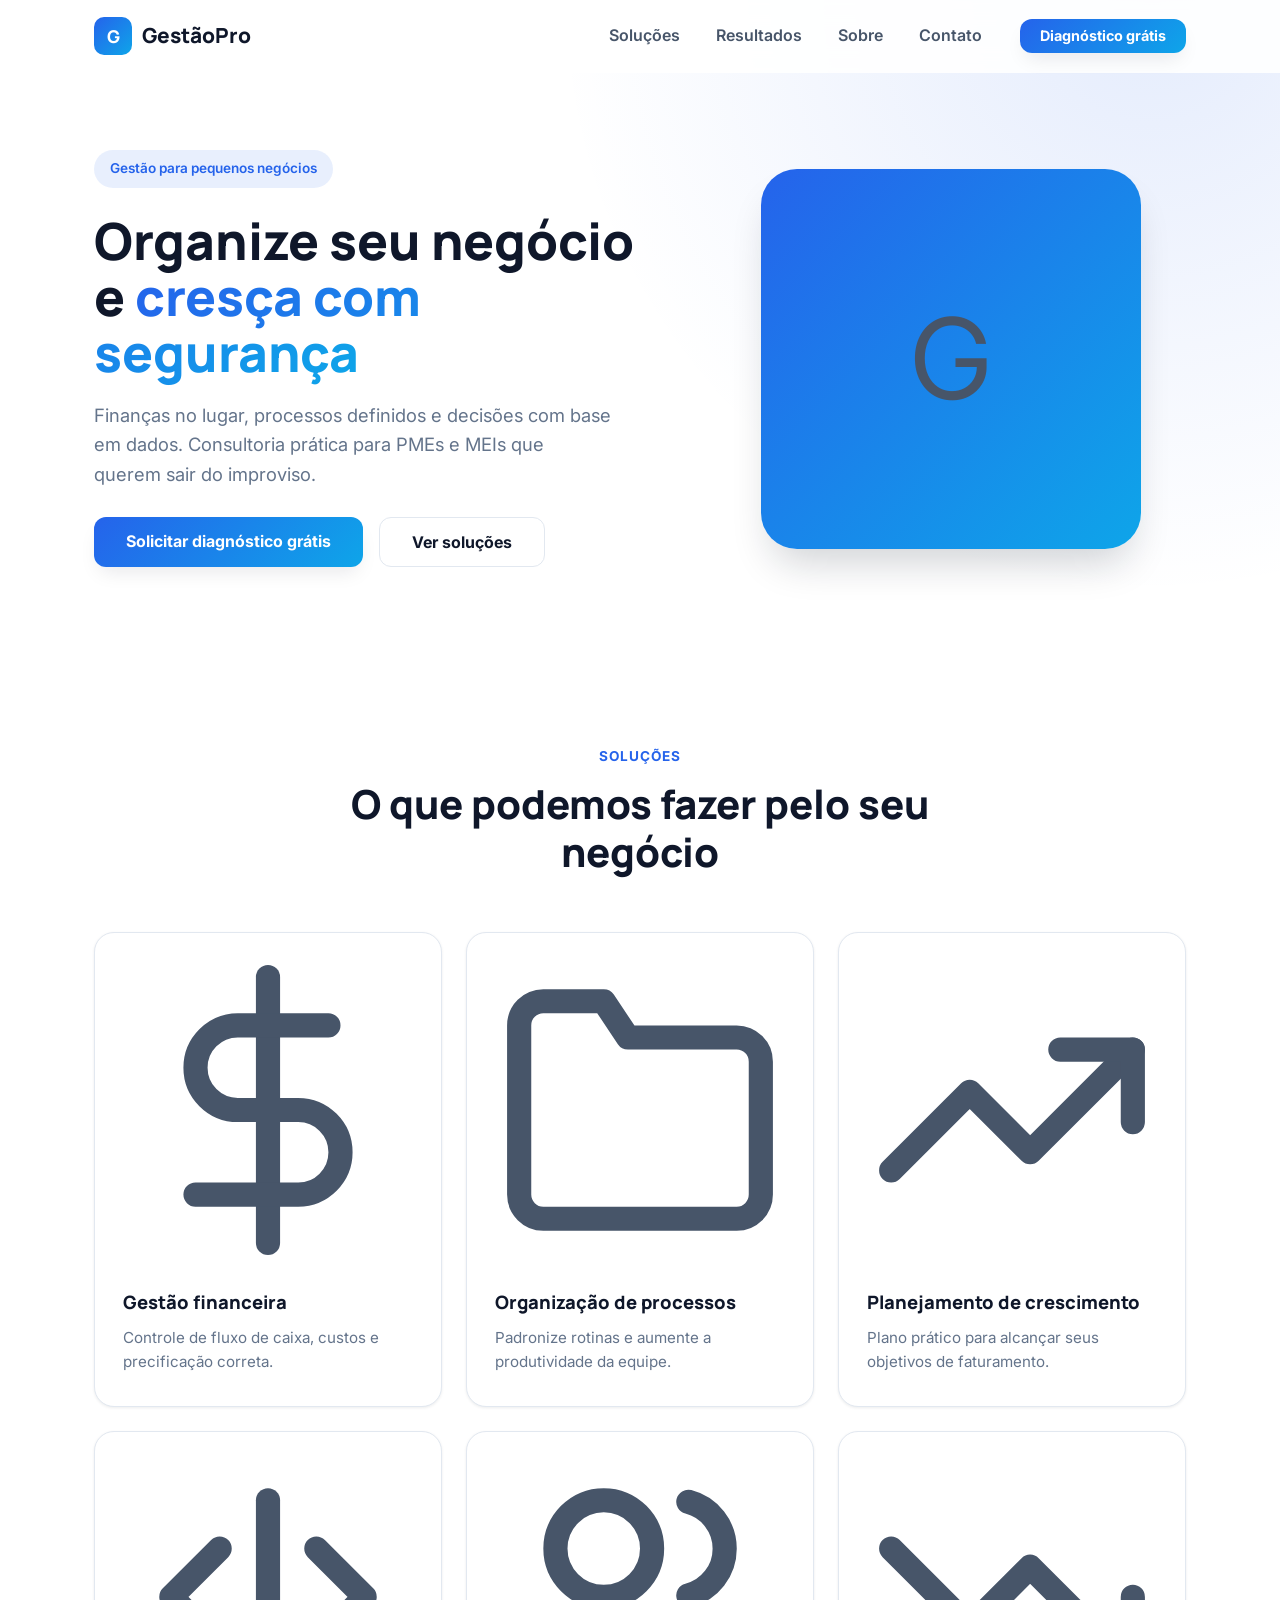
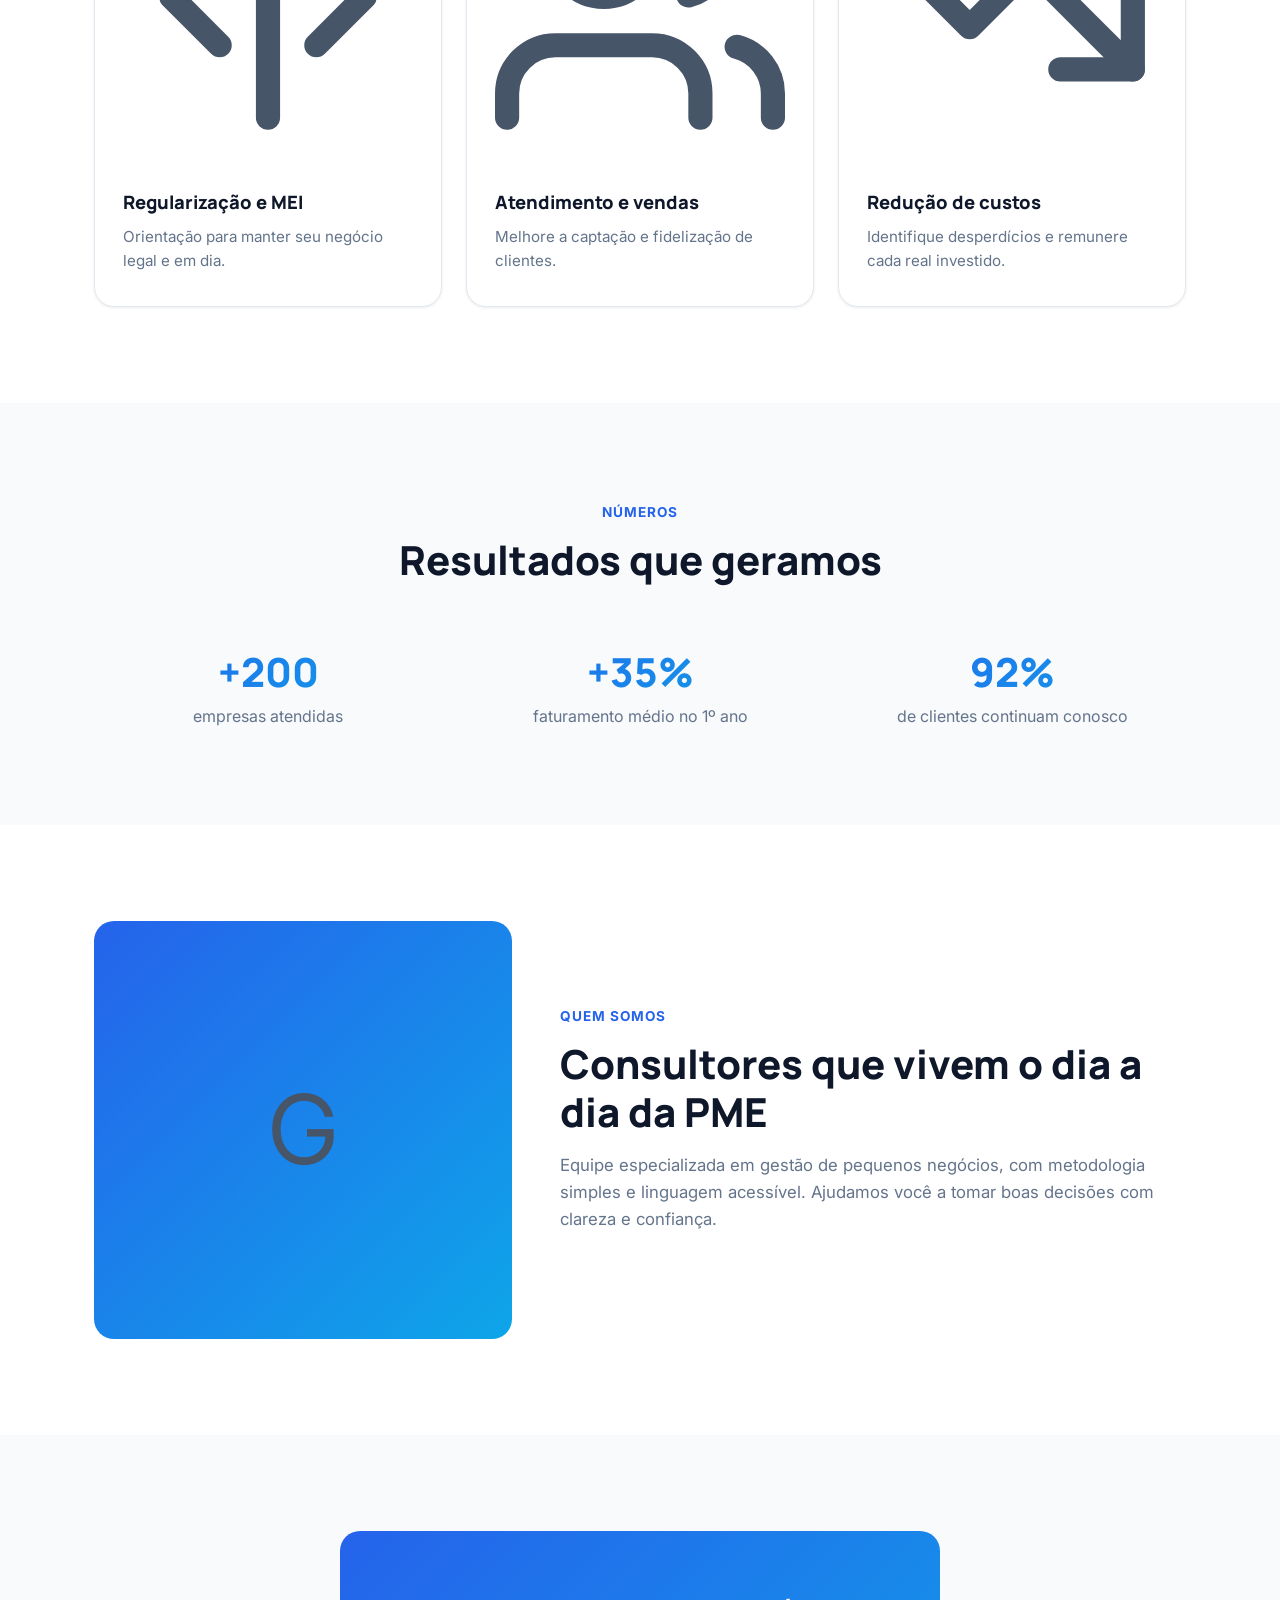
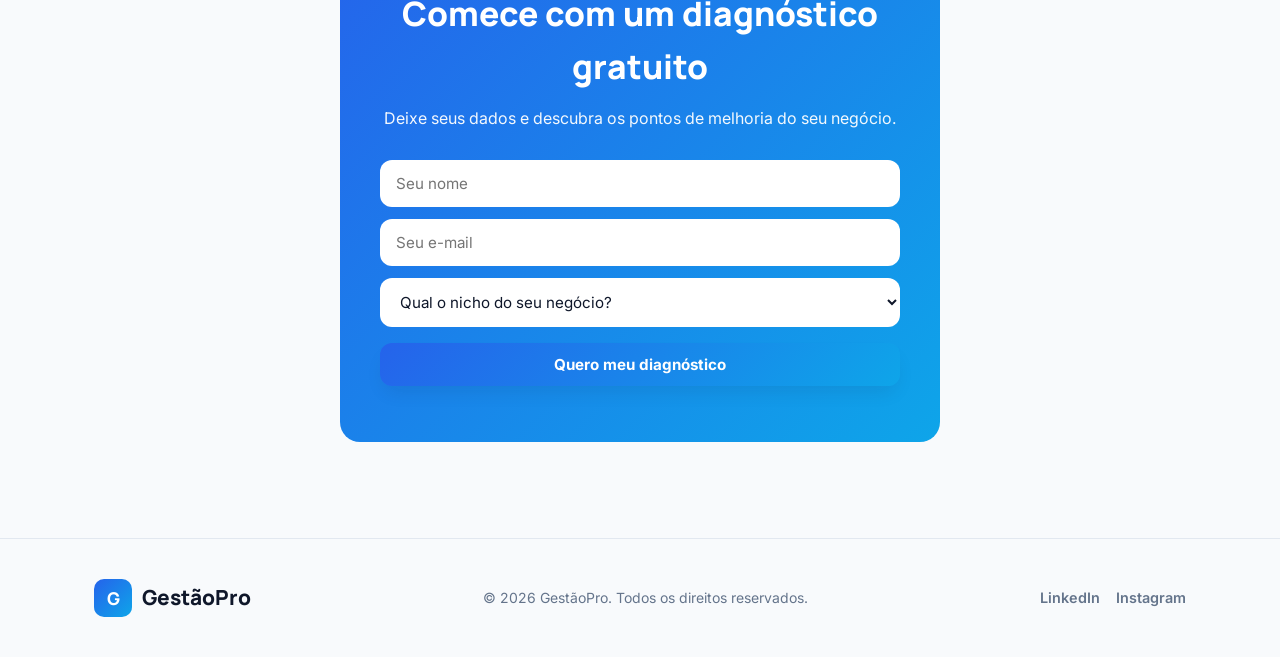
<file: modelos/consultoria-gestao/index.html>
<!DOCTYPE html>
<html lang="pt-BR">
<head>
  <meta charset="UTF-8">
  <meta name="viewport" content="width=device-width, initial-scale=1.0">
  <meta name="description" content="Consultoria de gestão para pequenas empresas e MEIs. Organize suas finanças, processos e cresça com segurança.">
  <title>GestãoPro | Consultoria para PMEs e MEIs</title>
  <link rel="preconnect" href="https://fonts.googleapis.com">
  <link rel="preconnect" href="https://fonts.gstatic.com" crossorigin>
  <link href="https://fonts.googleapis.com/css2?family=Inter:wght@400;500;600;700;800&family=Manrope:wght@600;700;800&display=swap" rel="stylesheet">
  <link rel="stylesheet" href="css/styles.css">
</head>
<body>

  <header class="header" id="header">
    <div class="container header__inner">
      <a href="#inicio" class="logo"><span class="logo__mark">G</span><span class="logo__text">GestãoPro</span></a>
      <nav class="nav">
        <ul class="nav__list">
          <li><a href="#servicos" class="nav__link">Soluções</a></li>
          <li><a href="#resultados" class="nav__link">Resultados</a></li>
          <li><a href="#sobre" class="nav__link">Sobre</a></li>
          <li><a href="#contato" class="nav__link">Contato</a></li>
        </ul>
      </nav>
      <div class="header__actions">
        <a href="#contato" class="btn btn--primary btn--sm">Diagnóstico grátis</a>
      </div>
      <button class="nav__toggle" id="navToggle" aria-label="Abrir menu" aria-expanded="false"><span></span><span></span><span></span></button>
    </div>
  </header>

  <main>
    <!-- HERO -->
    <section class="hero" id="inicio">
      <div class="container hero__inner">
        <div class="hero__content">
          <span class="badge">Gestão para pequenos negócios</span>
          <h1 class="hero__title">Organize seu negócio e <span class="text-gradient">cresça com segurança</span></h1>
          <p class="hero__subtitle">
            Finanças no lugar, processos definidos e decisões com base em dados.
            Consultoria prática para PMEs e MEIs que querem sair do improviso.
          </p>
          <div class="hero__actions">
            <a href="#contato" class="btn btn--primary btn--lg">Solicitar diagnóstico grátis</a>
            <a href="#servicos" class="btn btn--ghost btn--lg">Ver soluções</a>
          </div>
        </div>
        <div class="hero__visual"><div class="hero__visual-icon">G</div></div>
      </div>
    </section>

    <!-- SERVIÇOS -->
    <section class="servicos section" id="servicos">
      <div class="container">
        <div class="section__head">
          <span class="section__label">Soluções</span>
          <h2 class="section__title">O que podemos fazer pelo seu negócio</h2>
        </div>
        <div class="servicos__grid">
          <article class="servico"><div class="servico__icon"><svg viewBox="0 0 24 24" fill="none" stroke="currentColor" stroke-width="2" stroke-linecap="round" stroke-linejoin="round" aria-hidden="true"><line x1="12" y1="1" x2="12" y2="23"/><path d="M17 5H9.5a3.5 3.5 0 0 0 0 7h5a3.5 3.5 0 0 1 0 7H6"/></svg></div><h3>Gestão financeira</h3><p>Controle de fluxo de caixa, custos e precificação correta.</p></article>
          <article class="servico"><div class="servico__icon"><svg viewBox="0 0 24 24" fill="none" stroke="currentColor" stroke-width="2" stroke-linecap="round" stroke-linejoin="round" aria-hidden="true"><path d="M22 19a2 2 0 0 1-2 2H4a2 2 0 0 1-2-2V5a2 2 0 0 1 2-2h5l2 3h9a2 2 0 0 1 2 2z"/></svg></div><h3>Organização de processos</h3><p>Padronize rotinas e aumente a produtividade da equipe.</p></article>
          <article class="servico"><div class="servico__icon"><svg viewBox="0 0 24 24" fill="none" stroke="currentColor" stroke-width="2" stroke-linecap="round" stroke-linejoin="round" aria-hidden="true"><polyline points="22 7 13.5 15.5 8.5 10.5 2 17"/><polyline points="16 7 22 7 22 13"/></svg></div><h3>Planejamento de crescimento</h3><p>Plano prático para alcançar seus objetivos de faturamento.</p></article>
          <article class="servico"><div class="servico__icon"><svg viewBox="0 0 24 24" fill="none" stroke="currentColor" stroke-width="2" stroke-linecap="round" stroke-linejoin="round" aria-hidden="true"><line x1="12" y1="3" x2="12" y2="21"/><polyline points="8 7 4 11 8 15"/><polyline points="16 7 20 11 16 15"/></svg></div><h3>Regularização e MEI</h3><p>Orientação para manter seu negócio legal e em dia.</p></article>
          <article class="servico"><div class="servico__icon"><svg viewBox="0 0 24 24" fill="none" stroke="currentColor" stroke-width="2" stroke-linecap="round" stroke-linejoin="round" aria-hidden="true"><path d="M17 21v-2a4 4 0 0 0-4-4H5a4 4 0 0 0-4 4v2"/><circle cx="9" cy="7" r="4"/><path d="M23 21v-2a4 4 0 0 0-3-3.87"/><path d="M16 3.13a4 4 0 0 1 0 7.75"/></svg></div><h3>Atendimento e vendas</h3><p>Melhore a captação e fidelização de clientes.</p></article>
          <article class="servico"><div class="servico__icon"><svg viewBox="0 0 24 24" fill="none" stroke="currentColor" stroke-width="2" stroke-linecap="round" stroke-linejoin="round" aria-hidden="true"><polyline points="22 17 13.5 8.5 8.5 13.5 2 7"/><polyline points="16 17 22 17 22 11"/></svg></div><h3>Redução de custos</h3><p>Identifique desperdícios e remunere cada real investido.</p></article>
        </div>
      </div>
    </section>

    <!-- RESULTADOS -->
    <section class="resultados section section--alt" id="resultados">
      <div class="container">
        <div class="section__head">
          <span class="section__label">Números</span>
          <h2 class="section__title">Resultados que geramos</h2>
        </div>
        <div class="resultados__grid">
          <div><strong>+200</strong><span>empresas atendidas</span></div>
          <div><strong>+35%</strong><span>faturamento médio no 1º ano</span></div>
          <div><strong>92%</strong><span>de clientes continuam conosco</span></div>
        </div>
      </div>
    </section>

    <!-- SOBRE -->
    <section class="sobre section" id="sobre">
      <div class="container sobre__inner">
        <div class="sobre__media">G</div>
        <div class="sobre__info">
          <span class="section__label">Quem somos</span>
          <h2 class="section__title">Consultores que vivem o dia a dia da PME</h2>
          <p class="sobre__text">Equipe especializada em gestão de pequenos negócios, com metodologia simples e linguagem acessível. Ajudamos você a tomar boas decisões com clareza e confiança.</p>
        </div>
      </div>
    </section>

    <!-- CONTATO -->
    <section class="contato section section--alt" id="contato">
      <div class="container">
        <div class="contato__box">
          <h2 class="contato__title">Comece com um diagnóstico gratuito</h2>
          <p class="contato__text">Deixe seus dados e descubra os pontos de melhoria do seu negócio.</p>
          <form class="contato__form" id="contatoForm">
            <input type="text" placeholder="Seu nome" required aria-label="Seu nome">
            <input type="email" placeholder="Seu e-mail" required aria-label="Seu e-mail">
            <select aria-label="Qual o nicho do seu negócio">
              <option value="" disabled selected>Qual o nicho do seu negócio?</option>
              <option>Comércio / Varejo</option>
              <option>Serviços</option>
              <option>Alimentação</option>
              <option>Outro</option>
            </select>
            <button type="submit" class="btn btn--primary btn--block">Quero meu diagnóstico</button>
          </form>
          <p class="contato__note" id="formNote" hidden>Recebemos seu pedido! Entraremos em contato.</p>
        </div>
      </div>
    </section>
  </main>

  <footer class="footer">
    <div class="container footer__inner">
      <a href="#inicio" class="logo"><span class="logo__mark">G</span><span class="logo__text">GestãoPro</span></a>
      <p class="footer__copy">© 2026 GestãoPro. Todos os direitos reservados.</p>
      <ul class="footer__social"><li><a href="#">LinkedIn</a></li><li><a href="#">Instagram</a></li></ul>
    </div>
  </footer>

  <script src="js/main.js"></script>
</body>
</html>
</file>
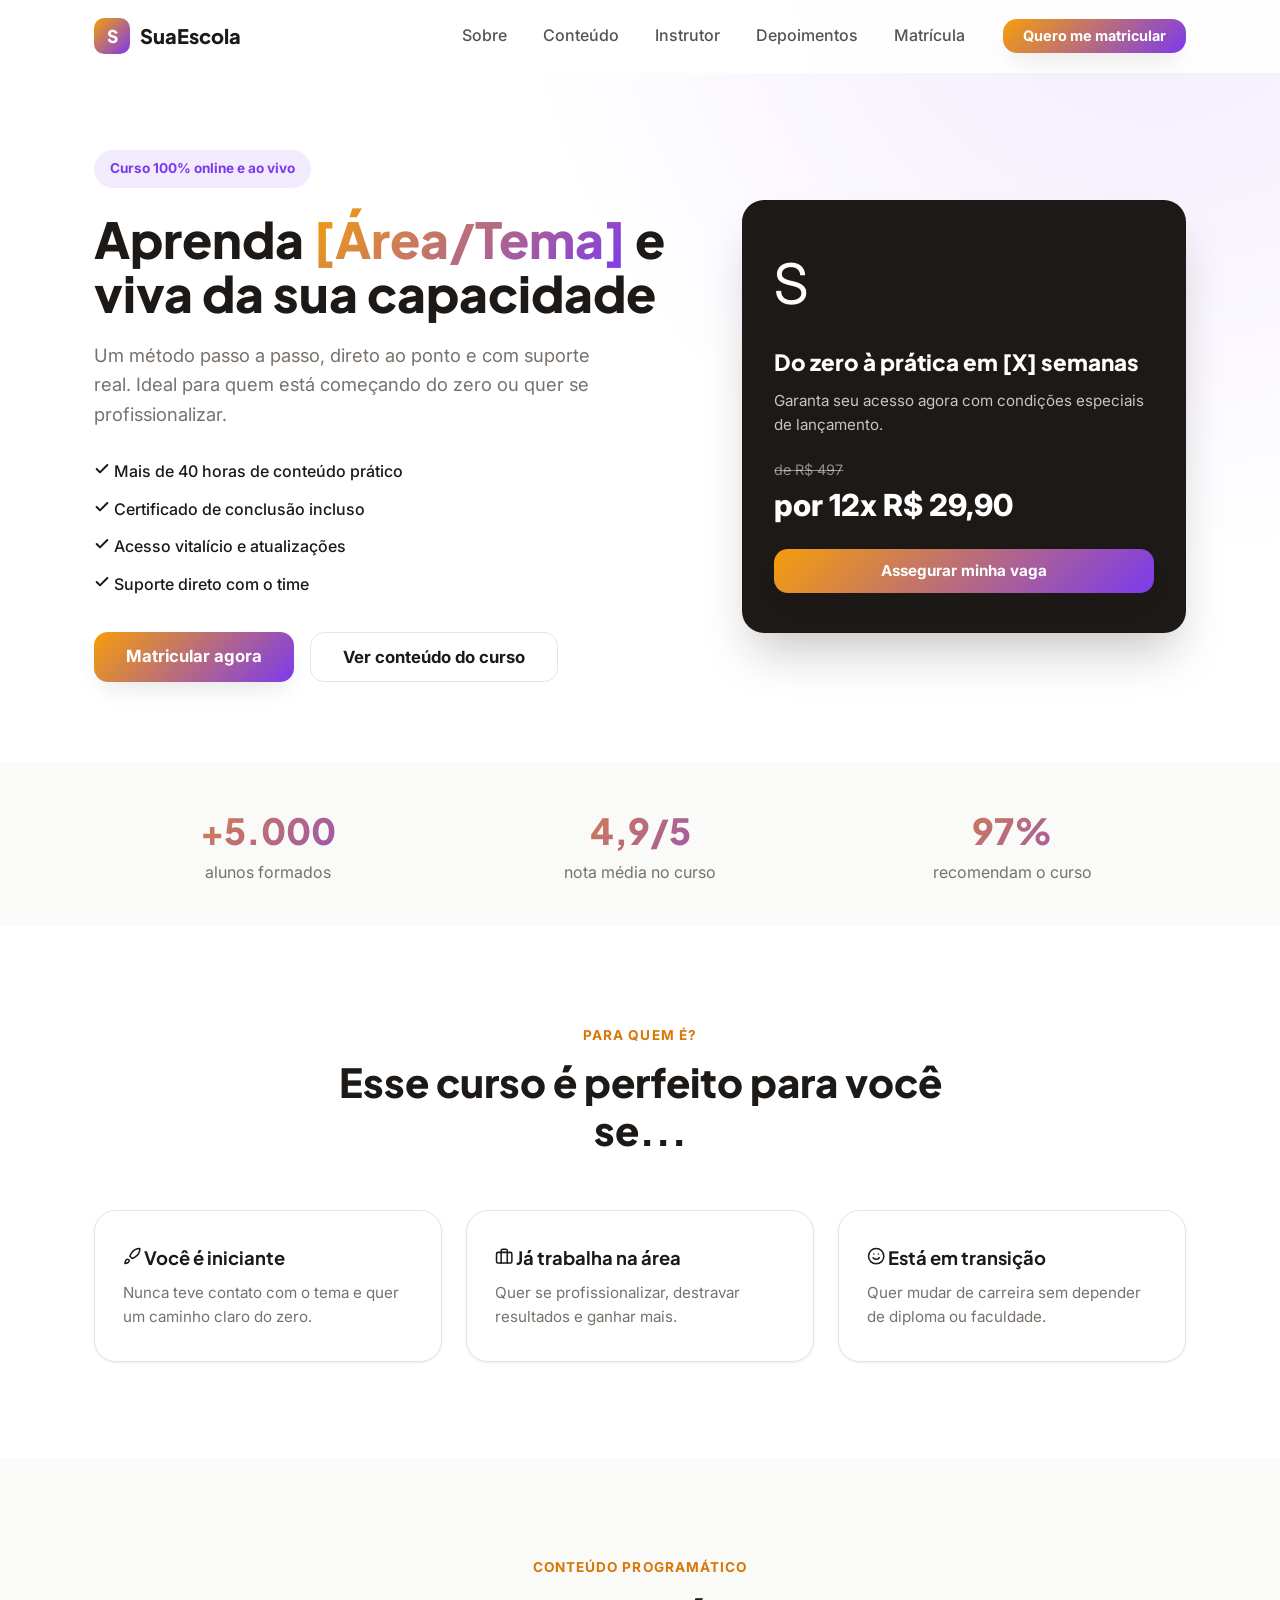
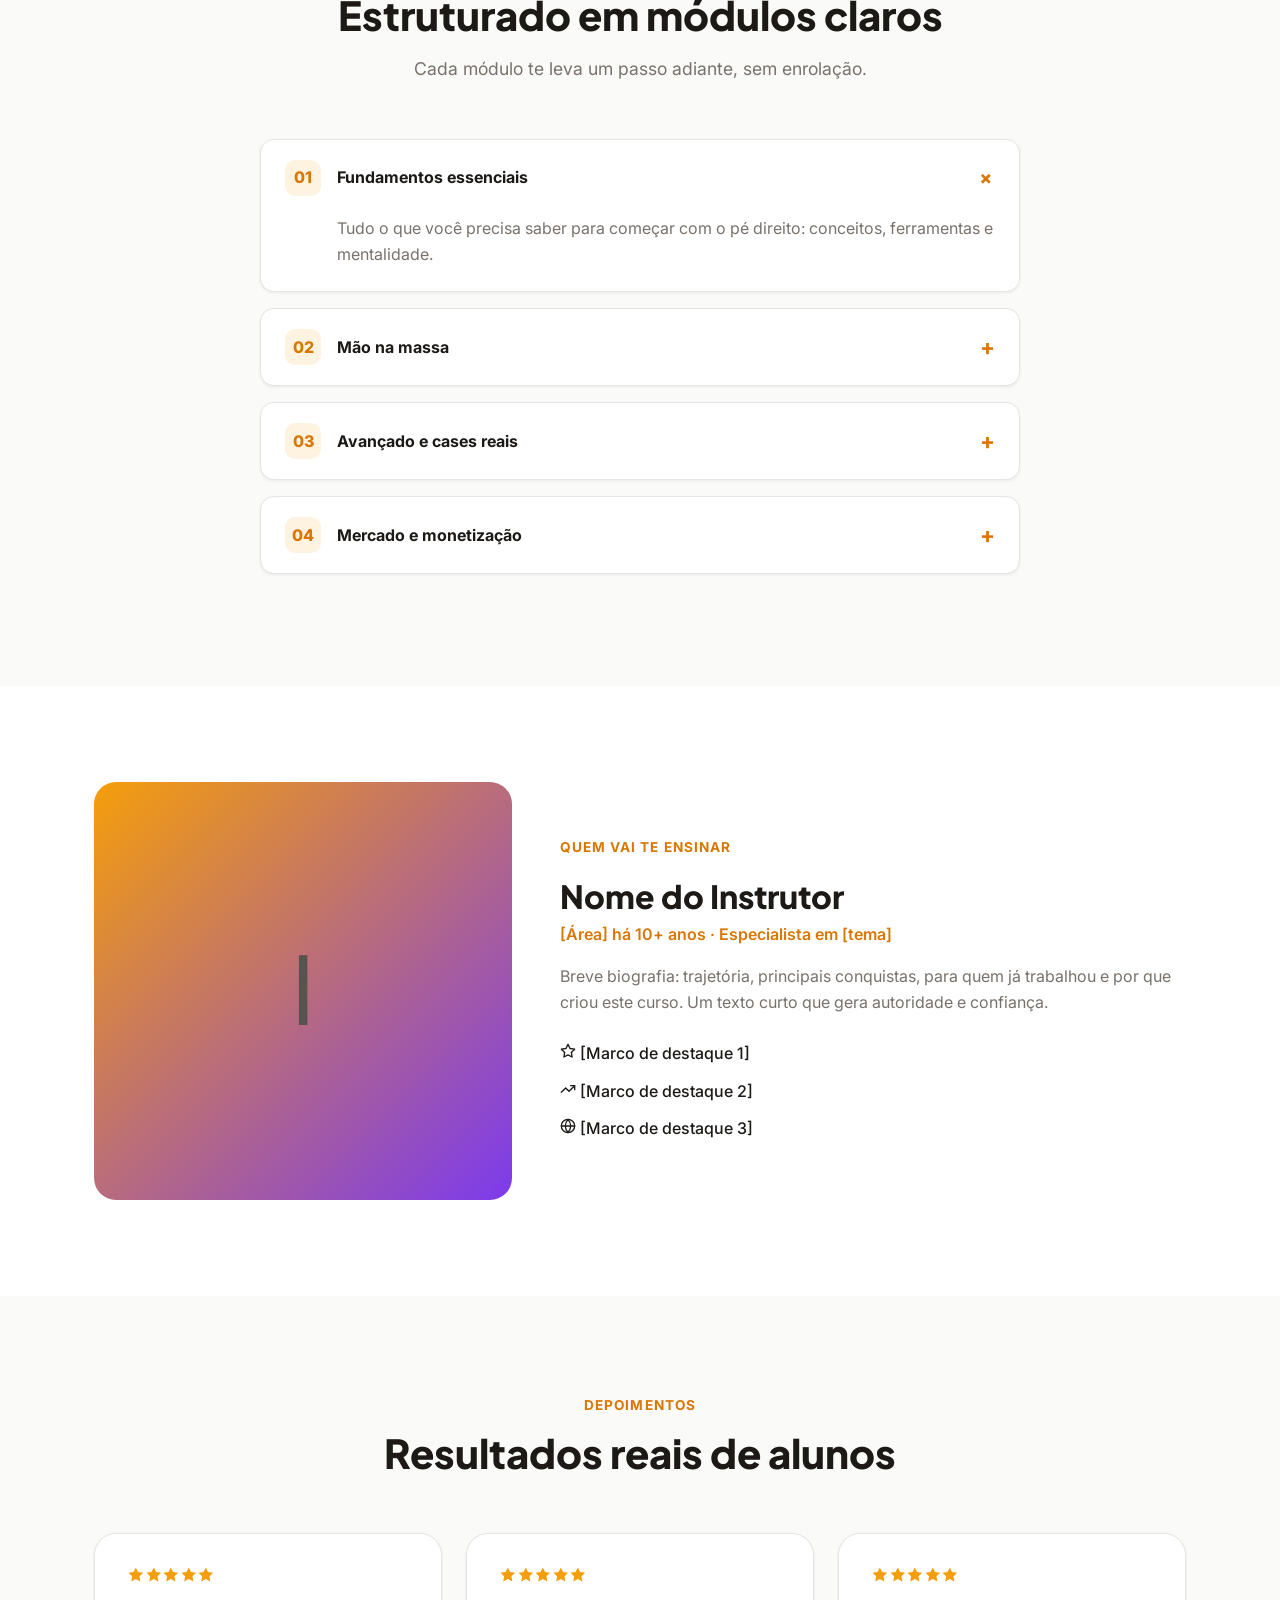
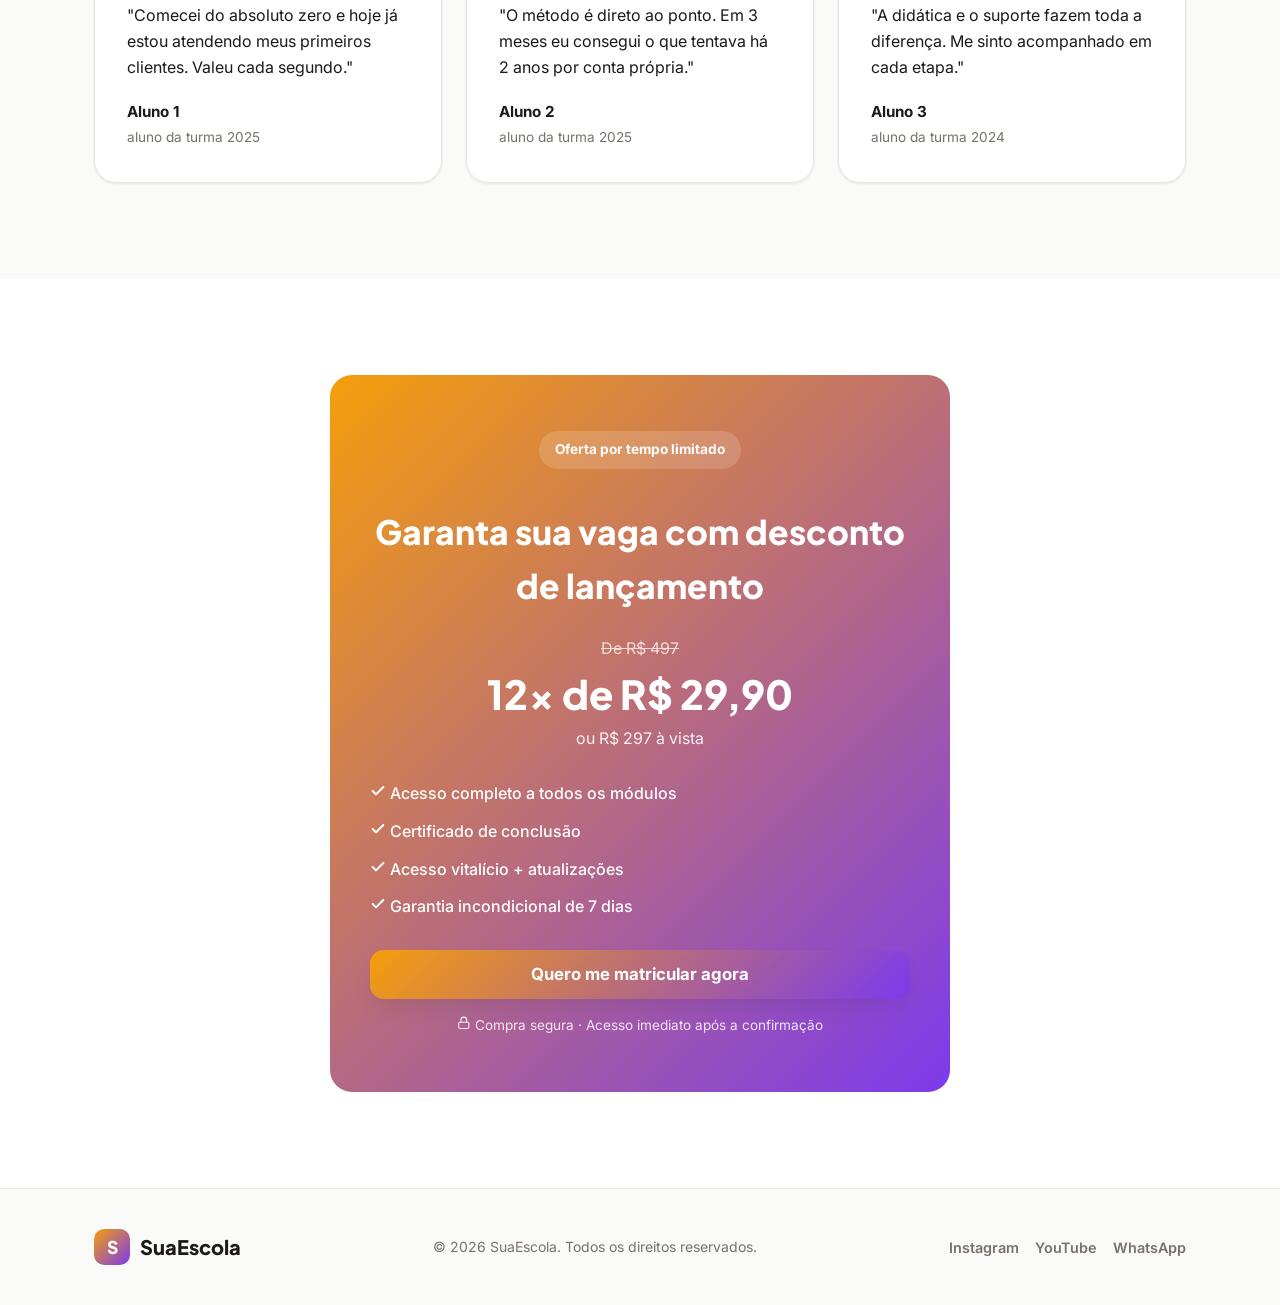
<file: modelos/cursos-online/index.html>
<!DOCTYPE html>
<html lang="pt-BR">
<head>
  <meta charset="UTF-8">
  <meta name="viewport" content="width=device-width, initial-scale=1.0">
  <meta name="description" content="Curso online que leva você do zero à prática. Aprenda com quem já vive da área e conquiste seus resultados.">
  <title>SuaEscola | Curso Online Profissional</title>
  <link rel="preconnect" href="https://fonts.googleapis.com">
  <link rel="preconnect" href="https://fonts.gstatic.com" crossorigin>
  <link href="https://fonts.googleapis.com/css2?family=Inter:wght@400;500;600;700;800&family=Plus+Jakarta+Sans:wght@600;700;800&display=swap" rel="stylesheet">
  <link rel="stylesheet" href="css/styles.css">
</head>
<body>

  <!-- HEADER -->
  <header class="header" id="header">
    <div class="container header__inner">
      <a href="#inicio" class="logo">
        <span class="logo__mark">S</span>
        <span class="logo__text">SuaEscola</span>
      </a>
      <nav class="nav" aria-label="Navegação principal">
        <ul class="nav__list">
          <li><a href="#sobre" class="nav__link">Sobre</a></li>
          <li><a href="#conteudo" class="nav__link">Conteúdo</a></li>
          <li><a href="#instrutor" class="nav__link">Instrutor</a></li>
          <li><a href="#depoimentos" class="nav__link">Depoimentos</a></li>
          <li><a href="#matricula" class="nav__link">Matrícula</a></li>
        </ul>
      </nav>
      <div class="header__actions">
        <a href="#matricula" class="btn btn--primary btn--sm">Quero me matricular</a>
      </div>
      <button class="nav__toggle" id="navToggle" aria-label="Abrir menu" aria-expanded="false">
        <span></span><span></span><span></span>
      </button>
    </div>
  </header>

  <main>
    <!-- HERO -->
    <section class="hero" id="inicio">
      <div class="container hero__inner">
        <div class="hero__content">
          <span class="badge">Curso 100% online e ao vivo</span>
          <h1 class="hero__title">
            Aprenda <span class="text-gradient">[Área/Tema]</span> e viva da sua capacidade
          </h1>
          <p class="hero__subtitle">
            Um método passo a passo, direto ao ponto e com suporte real.
            Ideal para quem está começando do zero ou quer se profissionalizar.
          </p>

          <ul class="hero__checks">
            <li><svg viewBox="0 0 24 24" fill="none" stroke="currentColor" stroke-width="3" stroke-linecap="round" stroke-linejoin="round" width="1em" height="1em" aria-hidden="true"><polyline points="20 6 9 17 4 12"/></svg> Mais de 40 horas de conteúdo prático</li>
            <li><svg viewBox="0 0 24 24" fill="none" stroke="currentColor" stroke-width="3" stroke-linecap="round" stroke-linejoin="round" width="1em" height="1em" aria-hidden="true"><polyline points="20 6 9 17 4 12"/></svg> Certificado de conclusão incluso</li>
            <li><svg viewBox="0 0 24 24" fill="none" stroke="currentColor" stroke-width="3" stroke-linecap="round" stroke-linejoin="round" width="1em" height="1em" aria-hidden="true"><polyline points="20 6 9 17 4 12"/></svg> Acesso vitalício e atualizações</li>
            <li><svg viewBox="0 0 24 24" fill="none" stroke="currentColor" stroke-width="3" stroke-linecap="round" stroke-linejoin="round" width="1em" height="1em" aria-hidden="true"><polyline points="20 6 9 17 4 12"/></svg> Suporte direto com o time</li>
          </ul>

          <div class="hero__actions">
            <a href="#matricula" class="btn btn--primary btn--lg">Matricular agora</a>
            <a href="#conteudo" class="btn btn--ghost btn--lg">Ver conteúdo do curso</a>
          </div>
        </div>

        <div class="hero__card">
          <div class="hero__card-media">S</div>
          <h3 class="hero__card-title">Do zero à prática em [X] semanas</h3>
          <p class="hero__card-text">Garanta seu acesso agora com condições especiais de lançamento.</p>
          <div class="hero__card-price">
            <span class="old">de R$ 497</span>
            <strong>por 12x R$ 29,90</strong>
          </div>
          <a href="#matricula" class="btn btn--primary btn--block">Assegurar minha vaga</a>
        </div>
      </div>
    </section>

    <!-- NÚMEROS -->
    <section class="numeros">
      <div class="container numeros__grid">
        <div><strong>+5.000</strong><span>alunos formados</span></div>
        <div><strong>4,9/5</strong><span>nota média no curso</span></div>
        <div><strong>97%</strong><span>recomendam o curso</span></div>
      </div>
    </section>

    <!-- PARA QUEM É -->
    <section class="quem section" id="sobre">
      <div class="container">
        <div class="section__head">
          <span class="section__label">Para quem é?</span>
          <h2 class="section__title">Esse curso é perfeito para você se...</h2>
        </div>
        <div class="quem__grid">
          <div class="perfil">
            <h3><svg viewBox="0 0 24 24" fill="none" stroke="currentColor" stroke-width="2" stroke-linecap="round" stroke-linejoin="round" width="1em" height="1em" aria-hidden="true"><path d="M4.5 16.5c-1.5 1.26-2 5-2 5s3.74-.5 5-2c.71-.84.7-2.13-.09-2.91a2.18 2.18 0 0 0-2.91-.09z"/><path d="M12 15l-3-3a22 22 0 0 1 2-3.95A12.88 12.88 0 0 1 22 2c0 2.72-.78 7.5-6 11a22.35 22.35 0 0 1-4 2z"/></svg> Você é iniciante</h3>
            <p>Nunca teve contato com o tema e quer um caminho claro do zero.</p>
          </div>
          <div class="perfil">
            <h3><svg viewBox="0 0 24 24" fill="none" stroke="currentColor" stroke-width="2" stroke-linecap="round" stroke-linejoin="round" width="1em" height="1em" aria-hidden="true"><rect x="2" y="7" width="20" height="14" rx="2" ry="2"/><path d="M16 21V5a2 2 0 0 0-2-2h-4a2 2 0 0 0-2 2v16"/></svg> Já trabalha na área</h3>
            <p>Quer se profissionalizar, destravar resultados e ganhar mais.</p>
          </div>
          <div class="perfil">
            <h3><svg viewBox="0 0 24 24" fill="none" stroke="currentColor" stroke-width="2" stroke-linecap="round" stroke-linejoin="round" width="1em" height="1em" aria-hidden="true"><circle cx="12" cy="12" r="10"/><path d="M8 14s1.5 2 4 2 4-2 4-2"/><line x1="9" y1="9" x2="9.01" y2="9"/><line x1="15" y1="9" x2="15.01" y2="9"/></svg> Está em transição</h3>
            <p>Quer mudar de carreira sem depender de diploma ou faculdade.</p>
          </div>
        </div>
      </div>
    </section>

    <!-- CONTEÚDO / MÓDULOS -->
    <section class="conteudo section section--alt" id="conteudo">
      <div class="container">
        <div class="section__head">
          <span class="section__label">Conteúdo programático</span>
          <h2 class="section__title">Estruturado em módulos claros</h2>
          <p class="section__desc">Cada módulo te leva um passo adiante, sem enrolação.</p>
        </div>

        <div class="conteudo__list">
          <details class="modulo" open>
            <summary>
              <span class="modulo__num">01</span>
              <span class="modulo__nome">Fundamentos essenciais</span>
              <span class="modulo__icon">+</span>
            </summary>
            <div class="modulo__body">
              <p>Tudo o que você precisa saber para começar com o pé direito: conceitos, ferramentas e mentalidade.</p>
            </div>
          </details>

          <details class="modulo">
            <summary>
              <span class="modulo__num">02</span>
              <span class="modulo__nome">Mão na massa</span>
              <span class="modulo__icon">+</span>
            </summary>
            <div class="modulo__body">
              <p>Projetos práticos guiados passo a passo para fixar o aprendizado na prática.</p>
            </div>
          </details>

          <details class="modulo">
            <summary>
              <span class="modulo__num">03</span>
              <span class="modulo__nome">Avançado e cases reais</span>
              <span class="modulo__icon">+</span>
            </summary>
            <div class="modulo__body">
              <p>Aprofundamento com estudos de caso reais e técnicas avançadas do mercado.</p>
            </div>
          </details>

          <details class="modulo">
            <summary>
              <span class="modulo__num">04</span>
              <span class="modulo__nome">Mercado e monetização</span>
              <span class="modulo__icon">+</span>
            </summary>
            <div class="modulo__body">
              <p>Como se posicionar, atrair clientes e transformar conhecimento em renda.</p>
            </div>
          </details>
        </div>
      </div>
    </section>

    <!-- INSTRUTOR -->
    <section class="instrutor section" id="instrutor">
      <div class="container instrutor__inner">
        <div class="instrutor__media">I</div>
        <div class="instrutor__info">
          <span class="section__label">Quem vai te ensinar</span>
          <h2 class="instrutor__name">Nome do Instrutor</h2>
          <p class="instrutor__role">[Área] há 10+ anos · Especialista em [tema]</p>
          <p class="instrutor__bio">
            Breve biografia: trajetória, principais conquistas, para quem já trabalhou e
            por que criou este curso. Um texto curto que gera autoridade e confiança.
          </p>
          <ul class="instrutor__creds">
            <li><svg viewBox="0 0 24 24" fill="none" stroke="currentColor" stroke-width="2" stroke-linecap="round" stroke-linejoin="round" width="1em" height="1em" aria-hidden="true"><polygon points="12 2 15.09 8.26 22 9.27 17 14.14 18.18 21.02 12 17.77 5.82 21.02 7 14.14 2 9.27 8.91 8.26 12 2"/></svg> [Marco de destaque 1]</li>
            <li><svg viewBox="0 0 24 24" fill="none" stroke="currentColor" stroke-width="2" stroke-linecap="round" stroke-linejoin="round" width="1em" height="1em" aria-hidden="true"><polyline points="22 7 13.5 15.5 8.5 10.5 2 17"/><polyline points="16 7 22 7 22 13"/></svg> [Marco de destaque 2]</li>
            <li><svg viewBox="0 0 24 24" fill="none" stroke="currentColor" stroke-width="2" stroke-linecap="round" stroke-linejoin="round" width="1em" height="1em" aria-hidden="true"><circle cx="12" cy="12" r="10"/><path d="M2 12h20"/><path d="M12 2a15.3 15.3 0 0 1 4 10 15.3 15.3 0 0 1-4 10 15.3 15.3 0 0 1-4-10 15.3 15.3 0 0 1 4-10z"/></svg> [Marco de destaque 3]</li>
          </ul>
        </div>
      </div>
    </section>

    <!-- DEPOIMENTOS -->
    <section class="depoimentos section section--alt" id="depoimentos">
      <div class="container">
        <div class="section__head">
          <span class="section__label">Depoimentos</span>
          <h2 class="section__title">Resultados reais de alunos</h2>
        </div>
        <div class="depoimentos__grid">
          <figure class="depoimento">
            <div class="depoimento__stars"><svg viewBox="0 0 24 24" fill="currentColor" width="1.1em" height="1.1em" aria-hidden="true"><polygon points="12 2 15.09 8.26 22 9.27 17 14.14 18.18 21.02 12 17.77 5.82 21.02 7 14.14 2 9.27 8.91 8.26 12 2"/></svg><svg viewBox="0 0 24 24" fill="currentColor" width="1.1em" height="1.1em" aria-hidden="true"><polygon points="12 2 15.09 8.26 22 9.27 17 14.14 18.18 21.02 12 17.77 5.82 21.02 7 14.14 2 9.27 8.91 8.26 12 2"/></svg><svg viewBox="0 0 24 24" fill="currentColor" width="1.1em" height="1.1em" aria-hidden="true"><polygon points="12 2 15.09 8.26 22 9.27 17 14.14 18.18 21.02 12 17.77 5.82 21.02 7 14.14 2 9.27 8.91 8.26 12 2"/></svg><svg viewBox="0 0 24 24" fill="currentColor" width="1.1em" height="1.1em" aria-hidden="true"><polygon points="12 2 15.09 8.26 22 9.27 17 14.14 18.18 21.02 12 17.77 5.82 21.02 7 14.14 2 9.27 8.91 8.26 12 2"/></svg><svg viewBox="0 0 24 24" fill="currentColor" width="1.1em" height="1.1em" aria-hidden="true"><polygon points="12 2 15.09 8.26 22 9.27 17 14.14 18.18 21.02 12 17.77 5.82 21.02 7 14.14 2 9.27 8.91 8.26 12 2"/></svg></div>
            <blockquote>"Comecei do absoluto zero e hoje já estou atendendo meus primeiros clientes. Valeu cada segundo."</blockquote>
            <figcaption><strong>Aluno 1</strong><span>aluno da turma 2025</span></figcaption>
          </figure>
          <figure class="depoimento">
            <div class="depoimento__stars"><svg viewBox="0 0 24 24" fill="currentColor" width="1.1em" height="1.1em" aria-hidden="true"><polygon points="12 2 15.09 8.26 22 9.27 17 14.14 18.18 21.02 12 17.77 5.82 21.02 7 14.14 2 9.27 8.91 8.26 12 2"/></svg><svg viewBox="0 0 24 24" fill="currentColor" width="1.1em" height="1.1em" aria-hidden="true"><polygon points="12 2 15.09 8.26 22 9.27 17 14.14 18.18 21.02 12 17.77 5.82 21.02 7 14.14 2 9.27 8.91 8.26 12 2"/></svg><svg viewBox="0 0 24 24" fill="currentColor" width="1.1em" height="1.1em" aria-hidden="true"><polygon points="12 2 15.09 8.26 22 9.27 17 14.14 18.18 21.02 12 17.77 5.82 21.02 7 14.14 2 9.27 8.91 8.26 12 2"/></svg><svg viewBox="0 0 24 24" fill="currentColor" width="1.1em" height="1.1em" aria-hidden="true"><polygon points="12 2 15.09 8.26 22 9.27 17 14.14 18.18 21.02 12 17.77 5.82 21.02 7 14.14 2 9.27 8.91 8.26 12 2"/></svg><svg viewBox="0 0 24 24" fill="currentColor" width="1.1em" height="1.1em" aria-hidden="true"><polygon points="12 2 15.09 8.26 22 9.27 17 14.14 18.18 21.02 12 17.77 5.82 21.02 7 14.14 2 9.27 8.91 8.26 12 2"/></svg></div>
            <blockquote>"O método é direto ao ponto. Em 3 meses eu consegui o que tentava há 2 anos por conta própria."</blockquote>
            <figcaption><strong>Aluno 2</strong><span>aluno da turma 2025</span></figcaption>
          </figure>
          <figure class="depoimento">
            <div class="depoimento__stars"><svg viewBox="0 0 24 24" fill="currentColor" width="1.1em" height="1.1em" aria-hidden="true"><polygon points="12 2 15.09 8.26 22 9.27 17 14.14 18.18 21.02 12 17.77 5.82 21.02 7 14.14 2 9.27 8.91 8.26 12 2"/></svg><svg viewBox="0 0 24 24" fill="currentColor" width="1.1em" height="1.1em" aria-hidden="true"><polygon points="12 2 15.09 8.26 22 9.27 17 14.14 18.18 21.02 12 17.77 5.82 21.02 7 14.14 2 9.27 8.91 8.26 12 2"/></svg><svg viewBox="0 0 24 24" fill="currentColor" width="1.1em" height="1.1em" aria-hidden="true"><polygon points="12 2 15.09 8.26 22 9.27 17 14.14 18.18 21.02 12 17.77 5.82 21.02 7 14.14 2 9.27 8.91 8.26 12 2"/></svg><svg viewBox="0 0 24 24" fill="currentColor" width="1.1em" height="1.1em" aria-hidden="true"><polygon points="12 2 15.09 8.26 22 9.27 17 14.14 18.18 21.02 12 17.77 5.82 21.02 7 14.14 2 9.27 8.91 8.26 12 2"/></svg><svg viewBox="0 0 24 24" fill="currentColor" width="1.1em" height="1.1em" aria-hidden="true"><polygon points="12 2 15.09 8.26 22 9.27 17 14.14 18.18 21.02 12 17.77 5.82 21.02 7 14.14 2 9.27 8.91 8.26 12 2"/></svg></div>
            <blockquote>"A didática e o suporte fazem toda a diferença. Me sinto acompanhado em cada etapa."</blockquote>
            <figcaption><strong>Aluno 3</strong><span>aluno da turma 2024</span></figcaption>
          </figure>
        </div>
      </div>
    </section>

    <!-- MATRÍCULA = -->
    <section class="matricula section" id="matricula">
      <div class="container">
        <div class="matricula__box">
          <span class="badge badge--light">Oferta por tempo limitado</span>
          <h2 class="matricula__title">Garanta sua vaga com desconto de lançamento</h2>
          <div class="matricula__price">
            <span class="old">De R$ 497</span>
            <strong>12x de R$ 29,90</strong>
            <span class="total">ou R$ 297 à vista</span>
          </div>
          <ul class="matricula__benefits">
            <li><svg viewBox="0 0 24 24" fill="none" stroke="currentColor" stroke-width="3" stroke-linecap="round" stroke-linejoin="round" width="1em" height="1em" aria-hidden="true"><polyline points="20 6 9 17 4 12"/></svg> Acesso completo a todos os módulos</li>
            <li><svg viewBox="0 0 24 24" fill="none" stroke="currentColor" stroke-width="3" stroke-linecap="round" stroke-linejoin="round" width="1em" height="1em" aria-hidden="true"><polyline points="20 6 9 17 4 12"/></svg> Certificado de conclusão</li>
            <li><svg viewBox="0 0 24 24" fill="none" stroke="currentColor" stroke-width="3" stroke-linecap="round" stroke-linejoin="round" width="1em" height="1em" aria-hidden="true"><polyline points="20 6 9 17 4 12"/></svg> Acesso vitalício + atualizações</li>
            <li><svg viewBox="0 0 24 24" fill="none" stroke="currentColor" stroke-width="3" stroke-linecap="round" stroke-linejoin="round" width="1em" height="1em" aria-hidden="true"><polyline points="20 6 9 17 4 12"/></svg> Garantia incondicional de 7 dias</li>
          </ul>
          <a href="#" class="btn btn--primary btn--lg btn--block">Quero me matricular agora</a>
          <p class="matricula__secure"><svg viewBox="0 0 24 24" fill="none" stroke="currentColor" stroke-width="2" stroke-linecap="round" stroke-linejoin="round" width="1em" height="1em" aria-hidden="true"><rect x="3" y="11" width="18" height="11" rx="2" ry="2"/><path d="M7 11V7a5 5 0 0 1 10 0v4"/></svg> Compra segura · Acesso imediato após a confirmação</p>
        </div>
      </div>
    </section>
  </main>

  <footer class="footer">
    <div class="container footer__inner">
      <a href="#inicio" class="logo"><span class="logo__mark">S</span><span class="logo__text">SuaEscola</span></a>
      <p class="footer__copy">© 2026 SuaEscola. Todos os direitos reservados.</p>
      <ul class="footer__social">
        <li><a href="#">Instagram</a></li>
        <li><a href="#">YouTube</a></li>
        <li><a href="#">WhatsApp</a></li>
      </ul>
    </div>
  </footer>

  <script src="js/main.js"></script>
</body>
</html>
</file>
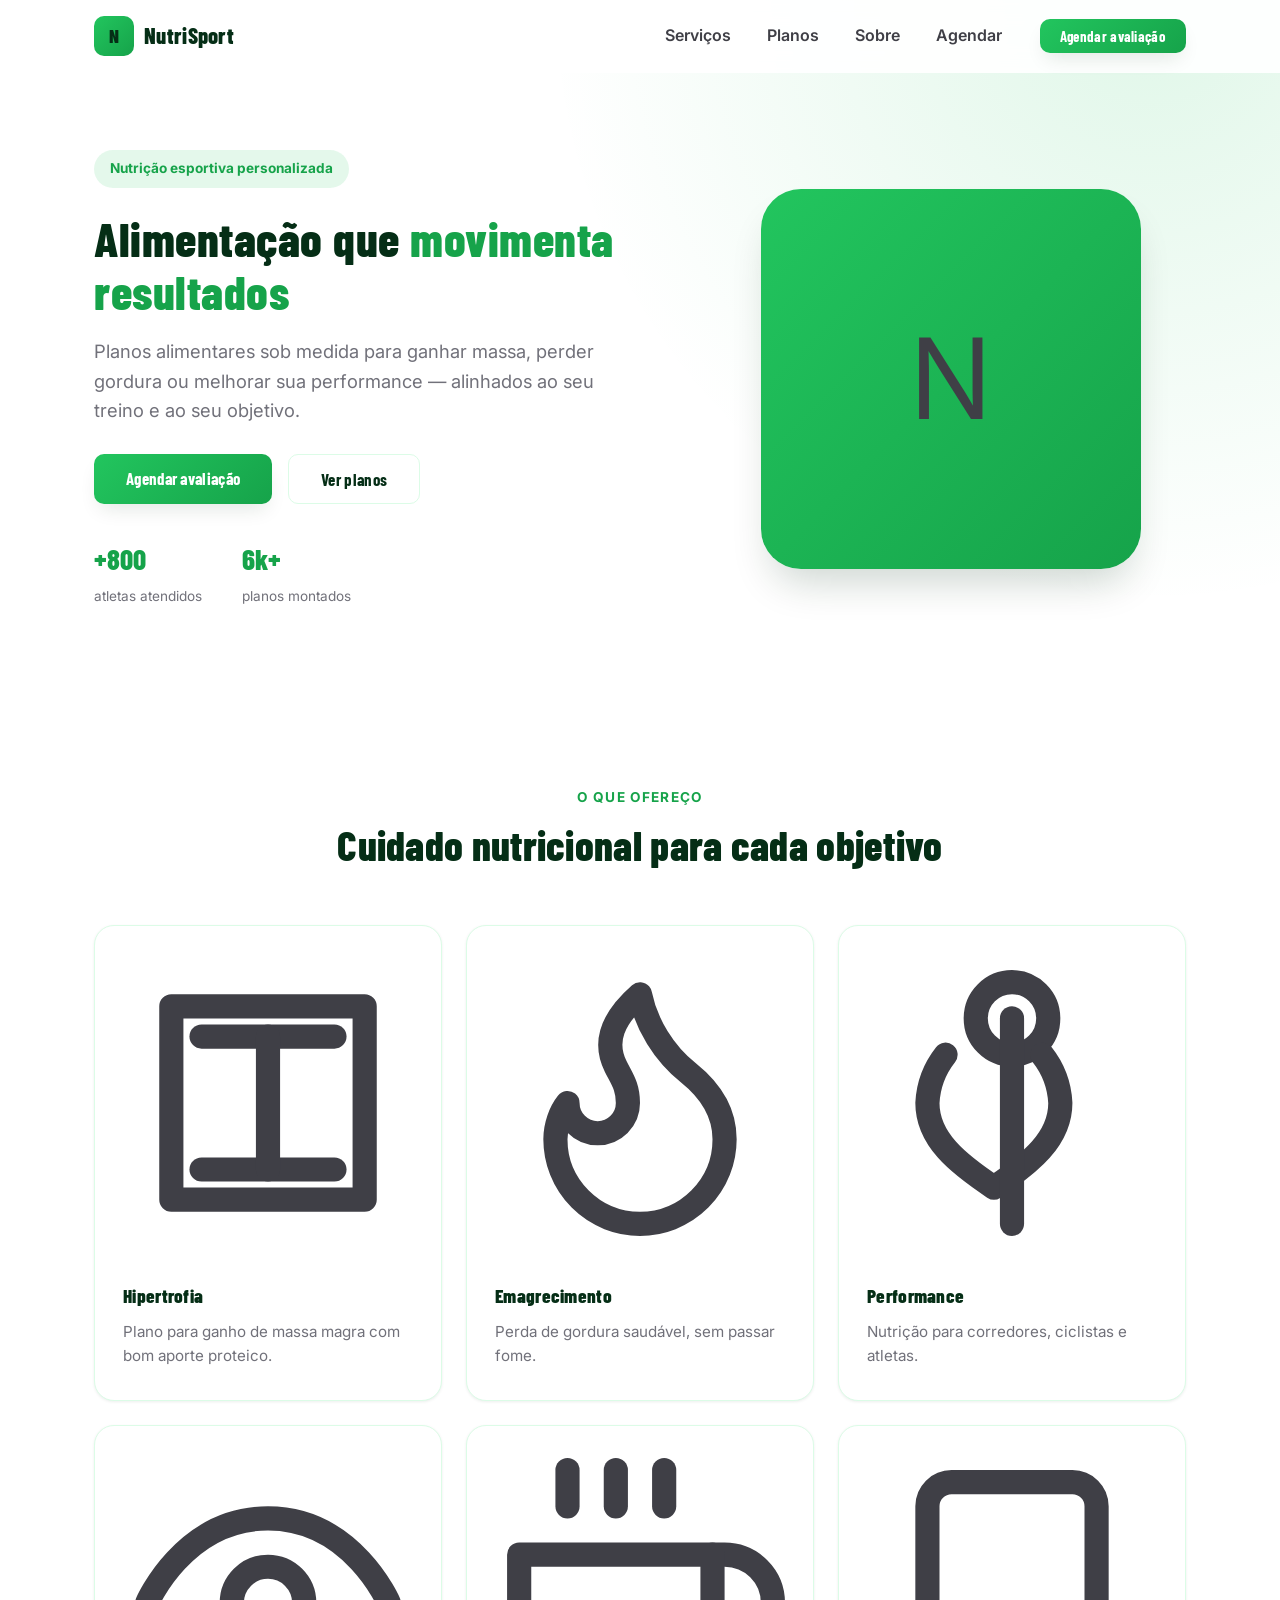
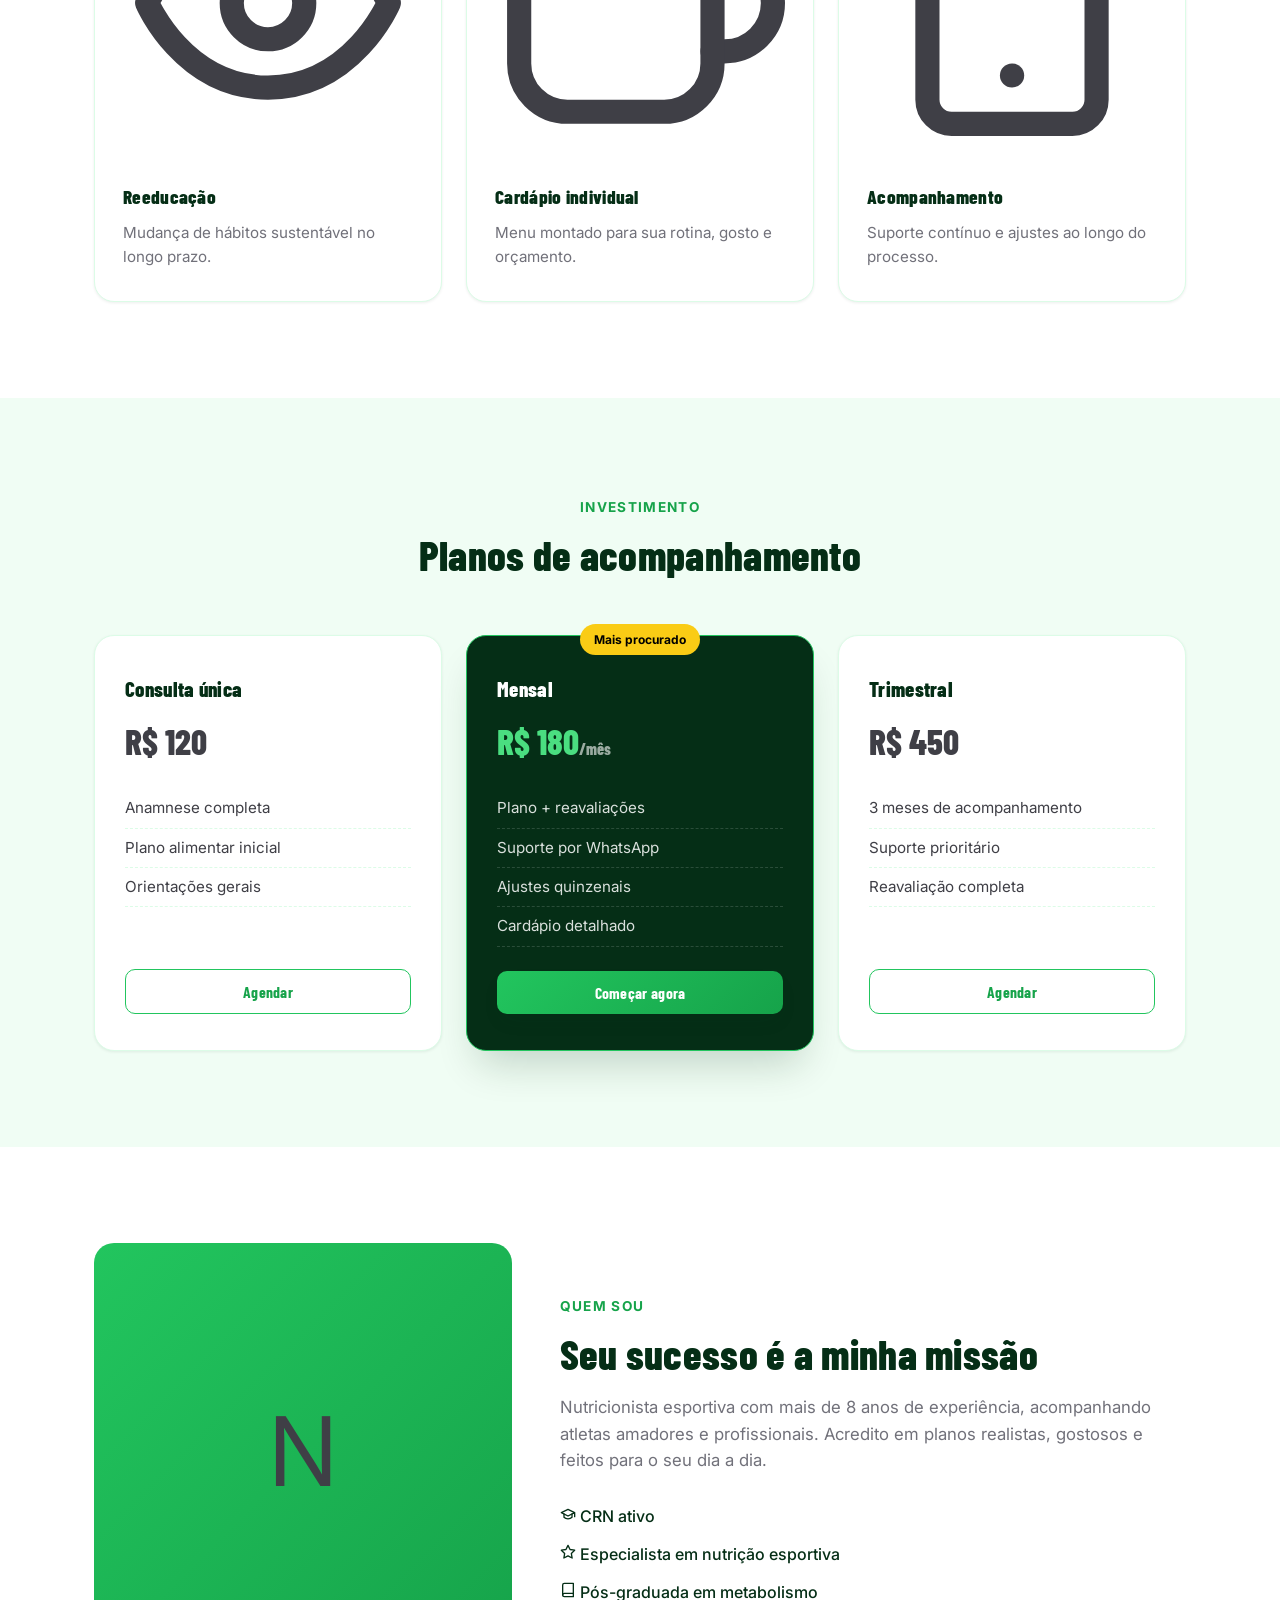
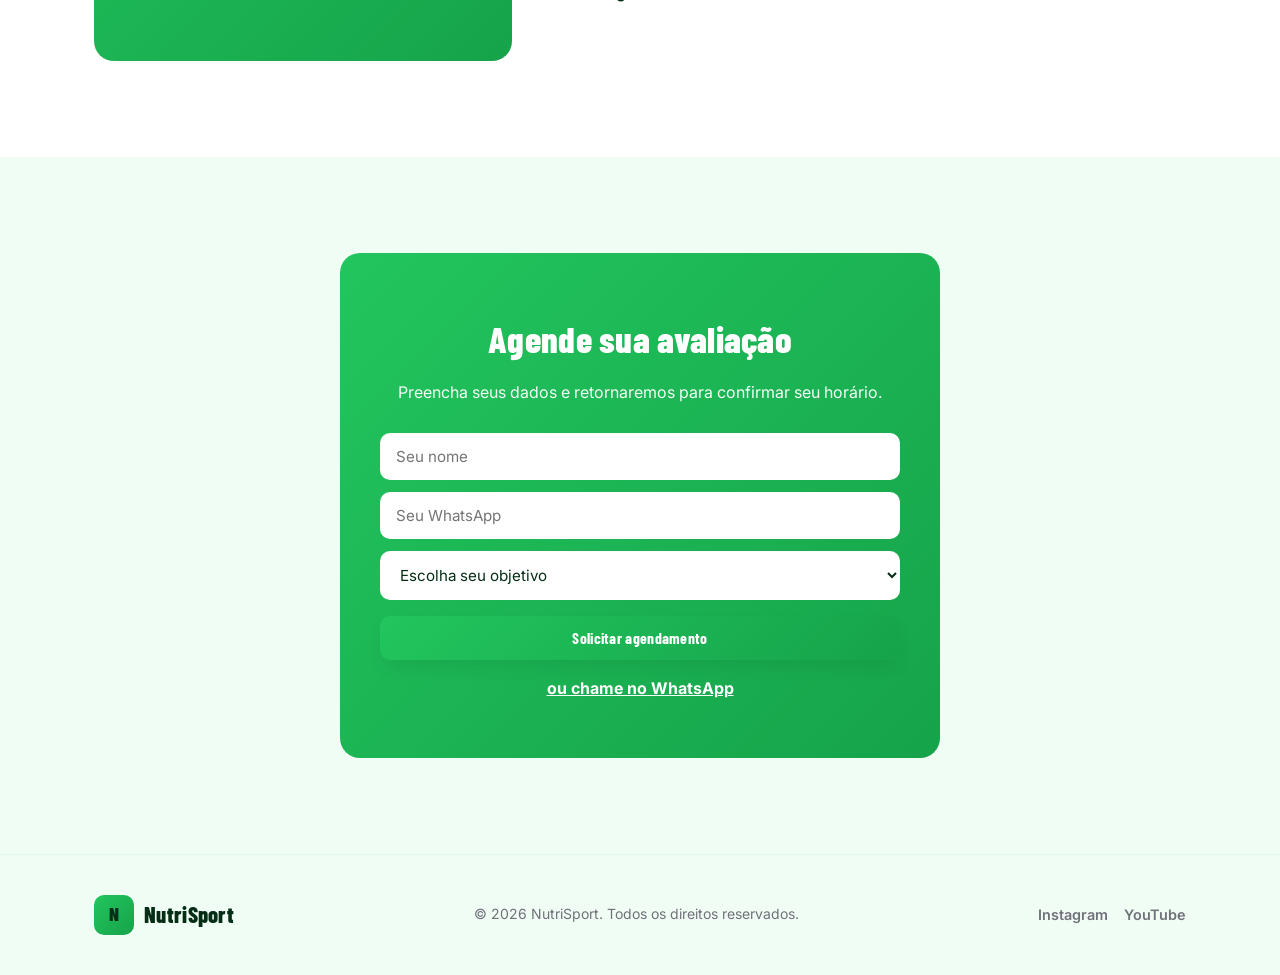
<file: modelos/nutricao-esportiva/index.html>
<!DOCTYPE html>
<html lang="pt-BR">
<head>
  <meta charset="UTF-8">
  <meta name="viewport" content="width=device-width, initial-scale=1.0">
  <meta name="description" content="Nutrição esportiva personalizada para melhorar performance, ganhar massa e definir. Agende sua avaliação.">
  <title>NutriSport | Nutrição para Performance</title>
  <link rel="preconnect" href="https://fonts.googleapis.com">
  <link rel="preconnect" href="https://fonts.gstatic.com" crossorigin>
  <link href="https://fonts.googleapis.com/css2?family=Inter:wght@400;500;600;700;800&family=Barlow+Condensed:wght@600;700;800&display=swap" rel="stylesheet">
  <link rel="stylesheet" href="css/styles.css">
</head>
<body>

  <header class="header" id="header">
    <div class="container header__inner">
      <a href="#inicio" class="logo"><span class="logo__mark">N</span><span class="logo__text">NutriSport</span></a>
      <nav class="nav">
        <ul class="nav__list">
          <li><a href="#servicos" class="nav__link">Serviços</a></li>
          <li><a href="#planos" class="nav__link">Planos</a></li>
          <li><a href="#sobre" class="nav__link">Sobre</a></li>
          <li><a href="#agendamento" class="nav__link">Agendar</a></li>
        </ul>
      </nav>
      <div class="header__actions">
        <a href="#agendamento" class="btn btn--primary btn--sm">Agendar avaliação</a>
      </div>
      <button class="nav__toggle" id="navToggle" aria-label="Abrir menu" aria-expanded="false"><span></span><span></span><span></span></button>
    </div>
  </header>

  <main>
    <!-- HERO -->
    <section class="hero" id="inicio">
      <div class="container hero__inner">
        <div class="hero__content">
          <span class="badge">Nutrição esportiva personalizada</span>
          <h1 class="hero__title">Alimentação que <span class="text-accent">movimenta resultados</span></h1>
          <p class="hero__subtitle">
            Planos alimentares sob medida para ganhar massa, perder gordura ou melhorar
            sua performance — alinhados ao seu treino e ao seu objetivo.
          </p>
          <div class="hero__actions">
            <a href="#agendamento" class="btn btn--primary btn--lg">Agendar avaliação</a>
            <a href="#planos" class="btn btn--ghost btn--lg">Ver planos</a>
          </div>
          <ul class="hero__stats">
            <li><strong>+800</strong><span>atletas atendidos</span></li>
            <li><strong>6k+</strong><span>planos montados</span></li>
          </ul>
        </div>
        <div class="hero__visual"><div class="hero__visual-icon">N</div></div>
      </div>
    </section>

    <!-- SERVIÇOS -->
    <section class="servicos section" id="servicos">
      <div class="container">
        <div class="section__head">
          <span class="section__label">O que ofereço</span>
          <h2 class="section__title">Cuidado nutricional para cada objetivo</h2>
        </div>
        <div class="servicos__grid">
          <article class="servico"><div class="servico__icon"><svg viewBox="0 0 24 24" fill="none" stroke="currentColor" stroke-width="2" stroke-linecap="round" stroke-linejoin="round" aria-hidden="true"><path d="M6.5 6.5h11"/><path d="M6.5 17.5h11"/><path d="M4 4h16v16H4z"/><path d="M12 6.5V17.5"/></svg></div><h3>Hipertrofia</h3><p>Plano para ganho de massa magra com bom aporte proteico.</p></article>
          <article class="servico"><div class="servico__icon"><svg viewBox="0 0 24 24" fill="none" stroke="currentColor" stroke-width="2" stroke-linecap="round" stroke-linejoin="round" aria-hidden="true"><path d="M8.5 14.5A2.5 2.5 0 0 0 11 12c0-1.38-.5-2-1-3-1.072-2.143-.224-4.054 2-6 .5 2.5 2 4.9 4 6.5 2 1.6 3 3.5 3 5.5a7 7 0 1 1-14 0c0-1.153.433-2.294 1-3a2.5 2.5 0 0 0 2.5 2.5z"/></svg></div><h3>Emagrecimento</h3><p>Perda de gordura saudável, sem passar fome.</p></article>
          <article class="servico"><div class="servico__icon"><svg viewBox="0 0 24 24" fill="none" stroke="currentColor" stroke-width="2" stroke-linecap="round" stroke-linejoin="round" aria-hidden="true"><circle cx="12" cy="5" r="3"/><path d="M6.5 8a7 7 0 0 0-1.5 4c0 3 2.5 5 5.5 7 3-2 5.5-4 5.5-7a7 7 0 0 0-1.5-4"/><path d="M12 5v17"/></svg></div><h3>Performance</h3><p>Nutrição para corredores, ciclistas e atletas.</p></article>
          <article class="servico"><div class="servico__icon"><svg viewBox="0 0 24 24" fill="none" stroke="currentColor" stroke-width="2" stroke-linecap="round" stroke-linejoin="round" aria-hidden="true"><path d="M2 12s3-7 10-7 10 7 10 7-3 7-10 7-10-7-10-7z"/><circle cx="12" cy="12" r="3"/></svg></div><h3>Reeducação</h3><p>Mudança de hábitos sustentável no longo prazo.</p></article>
          <article class="servico"><div class="servico__icon"><svg viewBox="0 0 24 24" fill="none" stroke="currentColor" stroke-width="2" stroke-linecap="round" stroke-linejoin="round" aria-hidden="true"><path d="M18 8h1a4 4 0 0 1 0 8h-1"/><path d="M2 8h16v9a4 4 0 0 1-4 4H6a4 4 0 0 1-4-4V8z"/><line x1="6" y1="1" x2="6" y2="4"/><line x1="10" y1="1" x2="10" y2="4"/><line x1="14" y1="1" x2="14" y2="4"/></svg></div><h3>Cardápio individual</h3><p>Menu montado para sua rotina, gosto e orçamento.</p></article>
          <article class="servico"><div class="servico__icon"><svg viewBox="0 0 24 24" fill="none" stroke="currentColor" stroke-width="2" stroke-linecap="round" stroke-linejoin="round" aria-hidden="true"><rect x="5" y="2" width="14" height="20" rx="2" ry="2"/><path d="M12 18h.01"/></svg></div><h3>Acompanhamento</h3><p>Suporte contínuo e ajustes ao longo do processo.</p></article>
        </div>
      </div>
    </section>

    <!-- PLANOS -->
    <section class="planos section section--alt" id="planos">
      <div class="container">
        <div class="section__head">
          <span class="section__label">Investimento</span>
          <h2 class="section__title">Planos de acompanhamento</h2>
        </div>
        <div class="planos__grid">
          <article class="plano">
            <h3>Consulta única</h3>
            <p class="plano__price">R$ 120</p>
            <ul><li>Anamnese completa</li><li>Plano alimentar inicial</li><li>Orientações gerais</li></ul>
            <a href="#agendamento" class="btn btn--outline">Agendar</a>
          </article>
          <article class="plano plano--destaque">
            <span class="plano__tag">Mais procurado</span>
            <h3>Mensal</h3>
            <p class="plano__price">R$ 180<span>/mês</span></p>
            <ul><li>Plano + reavaliações</li><li>Suporte por WhatsApp</li><li>Ajustes quinzenais</li><li>Cardápio detalhado</li></ul>
            <a href="#agendamento" class="btn btn--primary">Começar agora</a>
          </article>
          <article class="plano">
            <h3>Trimestral</h3>
            <p class="plano__price">R$ 450</p>
            <ul><li>3 meses de acompanhamento</li><li>Suporte prioritário</li><li>Reavaliação completa</li></ul>
            <a href="#agendamento" class="btn btn--outline">Agendar</a>
          </article>
        </div>
      </div>
    </section>

    <!-- SOBRE -->
    <section class="sobre section" id="sobre">
      <div class="container sobre__inner">
        <div class="sobre__media">N</div>
        <div class="sobre__info">
          <span class="section__label">Quem sou</span>
          <h2 class="section__title">Seu sucesso é a minha missão</h2>
          <p class="sobre__text">Nutricionista esportiva com mais de 8 anos de experiência, acompanhando atletas amadores e profissionais. Acredito em planos realistas, gostosos e feitos para o seu dia a dia.</p>
          <ul class="sobre__creds"><li><svg viewBox="0 0 24 24" fill="none" stroke="currentColor" stroke-width="2" stroke-linecap="round" stroke-linejoin="round" width="1em" height="1em" aria-hidden="true"><path d="M22 10v6M2 10l10-5 10 5-10 5z"/><path d="M6 12v5c3 3 9 3 12 0v-5"/></svg> CRN ativo</li><li><svg viewBox="0 0 24 24" fill="none" stroke="currentColor" stroke-width="2" stroke-linecap="round" stroke-linejoin="round" width="1em" height="1em" aria-hidden="true"><polygon points="12 2 15.09 8.26 22 9.27 17 14.14 18.18 21.02 12 17.77 5.82 21.02 7 14.14 2 9.27 8.91 8.26 12 2"/></svg> Especialista em nutrição esportiva</li><li><svg viewBox="0 0 24 24" fill="none" stroke="currentColor" stroke-width="2" stroke-linecap="round" stroke-linejoin="round" width="1em" height="1em" aria-hidden="true"><path d="M4 19.5A2.5 2.5 0 0 1 6.5 17H20"/><path d="M6.5 2H20v20H6.5A2.5 2.5 0 0 1 4 19.5v-15A2.5 2.5 0 0 1 6.5 2z"/></svg> Pós-graduada em metabolismo</li></ul>
        </div>
      </div>
    </section>

    <!-- AGENDAMENTO -->
    <section class="agendamento section section--alt" id="agendamento">
      <div class="container">
        <div class="agendamento__box">
          <h2 class="agendamento__title">Agende sua avaliação</h2>
          <p class="agendamento__text">Preencha seus dados e retornaremos para confirmar seu horário.</p>
          <form class="agendamento__form" id="agendaForm">
            <input type="text" placeholder="Seu nome" required aria-label="Seu nome">
            <input type="tel" placeholder="Seu WhatsApp" required aria-label="Seu WhatsApp">
            <select aria-label="Escolha um objetivo">
              <option value="" disabled selected>Escolha seu objetivo</option>
              <option>Hipertrofia</option>
              <option>Emagrecimento</option>
              <option>Performance</option>
              <option>Reeducação alimentar</option>
            </select>
            <button type="submit" class="btn btn--primary btn--block">Solicitar agendamento</button>
          </form>
          <a href="#" class="agendamento__whats">ou chame no WhatsApp</a>
          <p class="agendamento__note" id="agendaNote" hidden>Recebemos seu pedido! Entraremos em contato.</p>
        </div>
      </div>
    </section>
  </main>

  <footer class="footer">
    <div class="container footer__inner">
      <a href="#inicio" class="logo"><span class="logo__mark">N</span><span class="logo__text">NutriSport</span></a>
      <p class="footer__copy">© 2026 NutriSport. Todos os direitos reservados.</p>
      <ul class="footer__social"><li><a href="#">Instagram</a></li><li><a href="#">YouTube</a></li></ul>
    </div>
  </footer>

  <script src="js/main.js"></script>
</body>
</html>
</file>
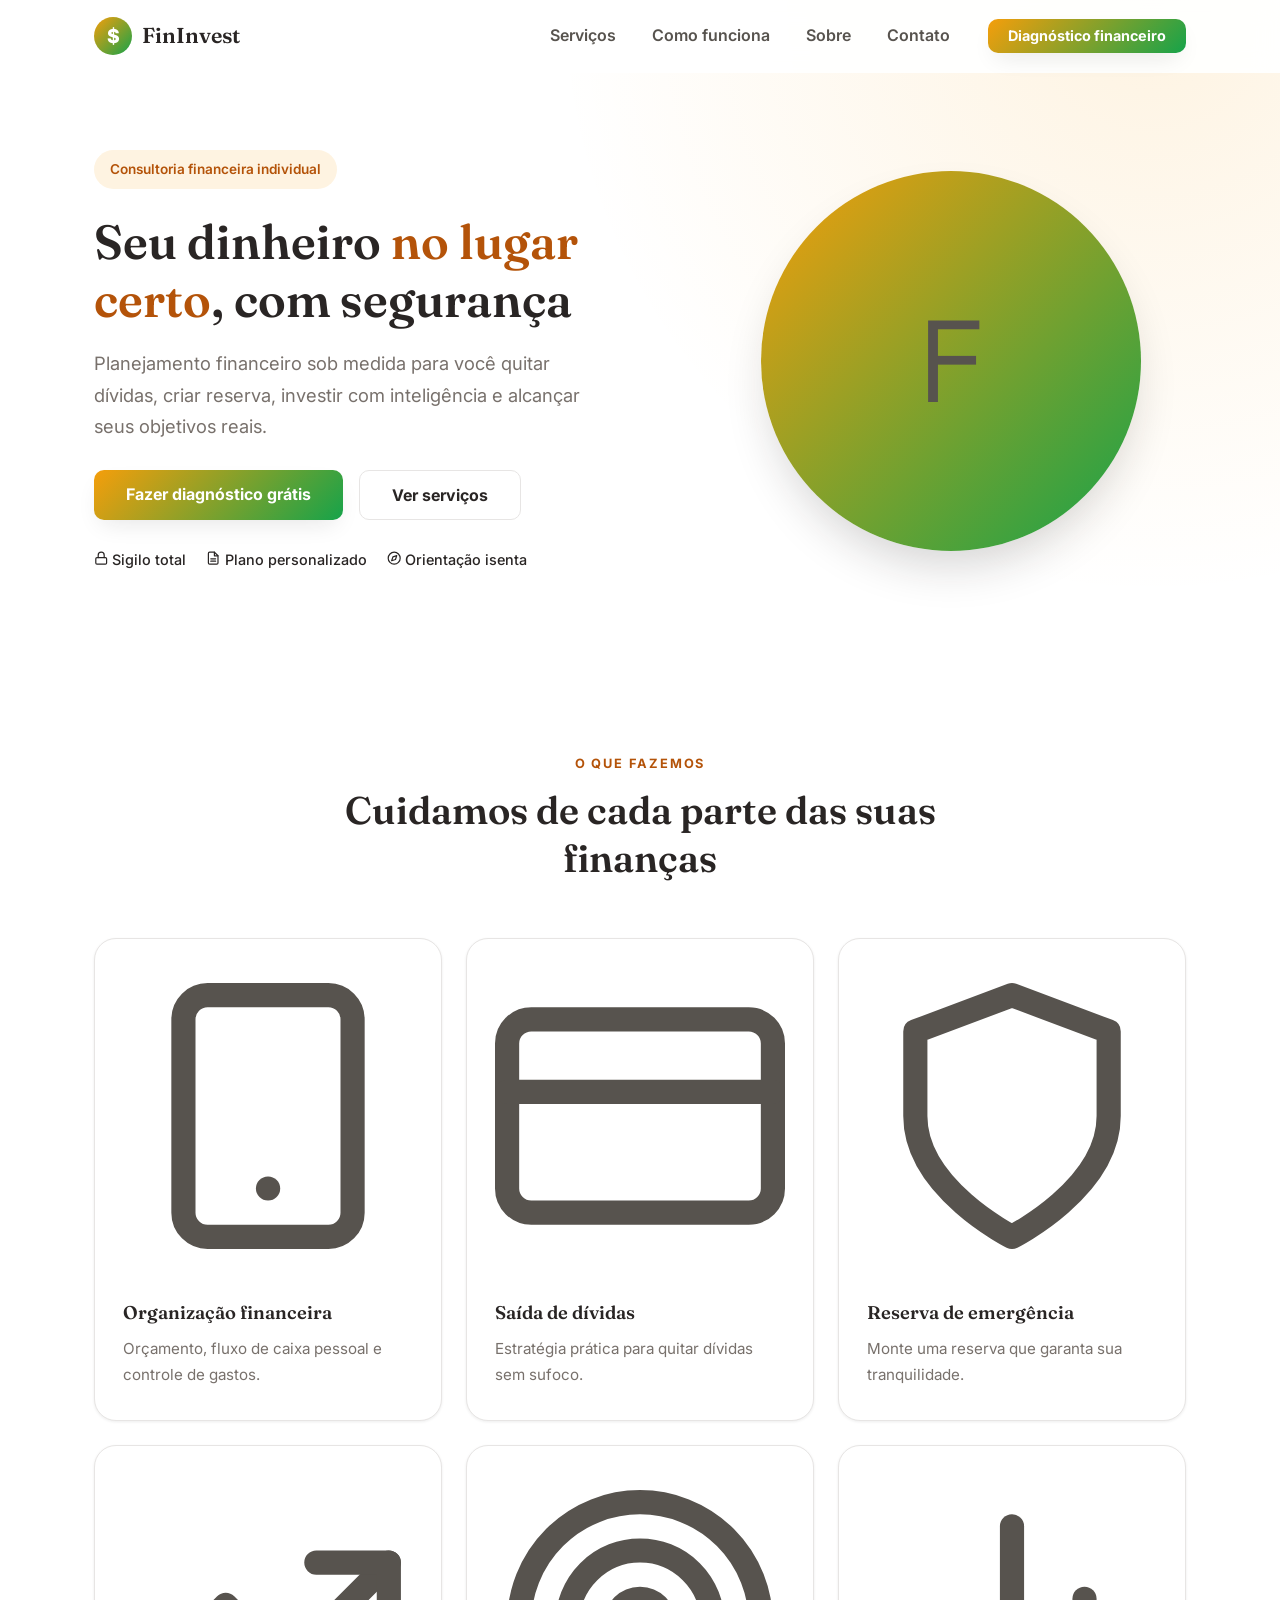
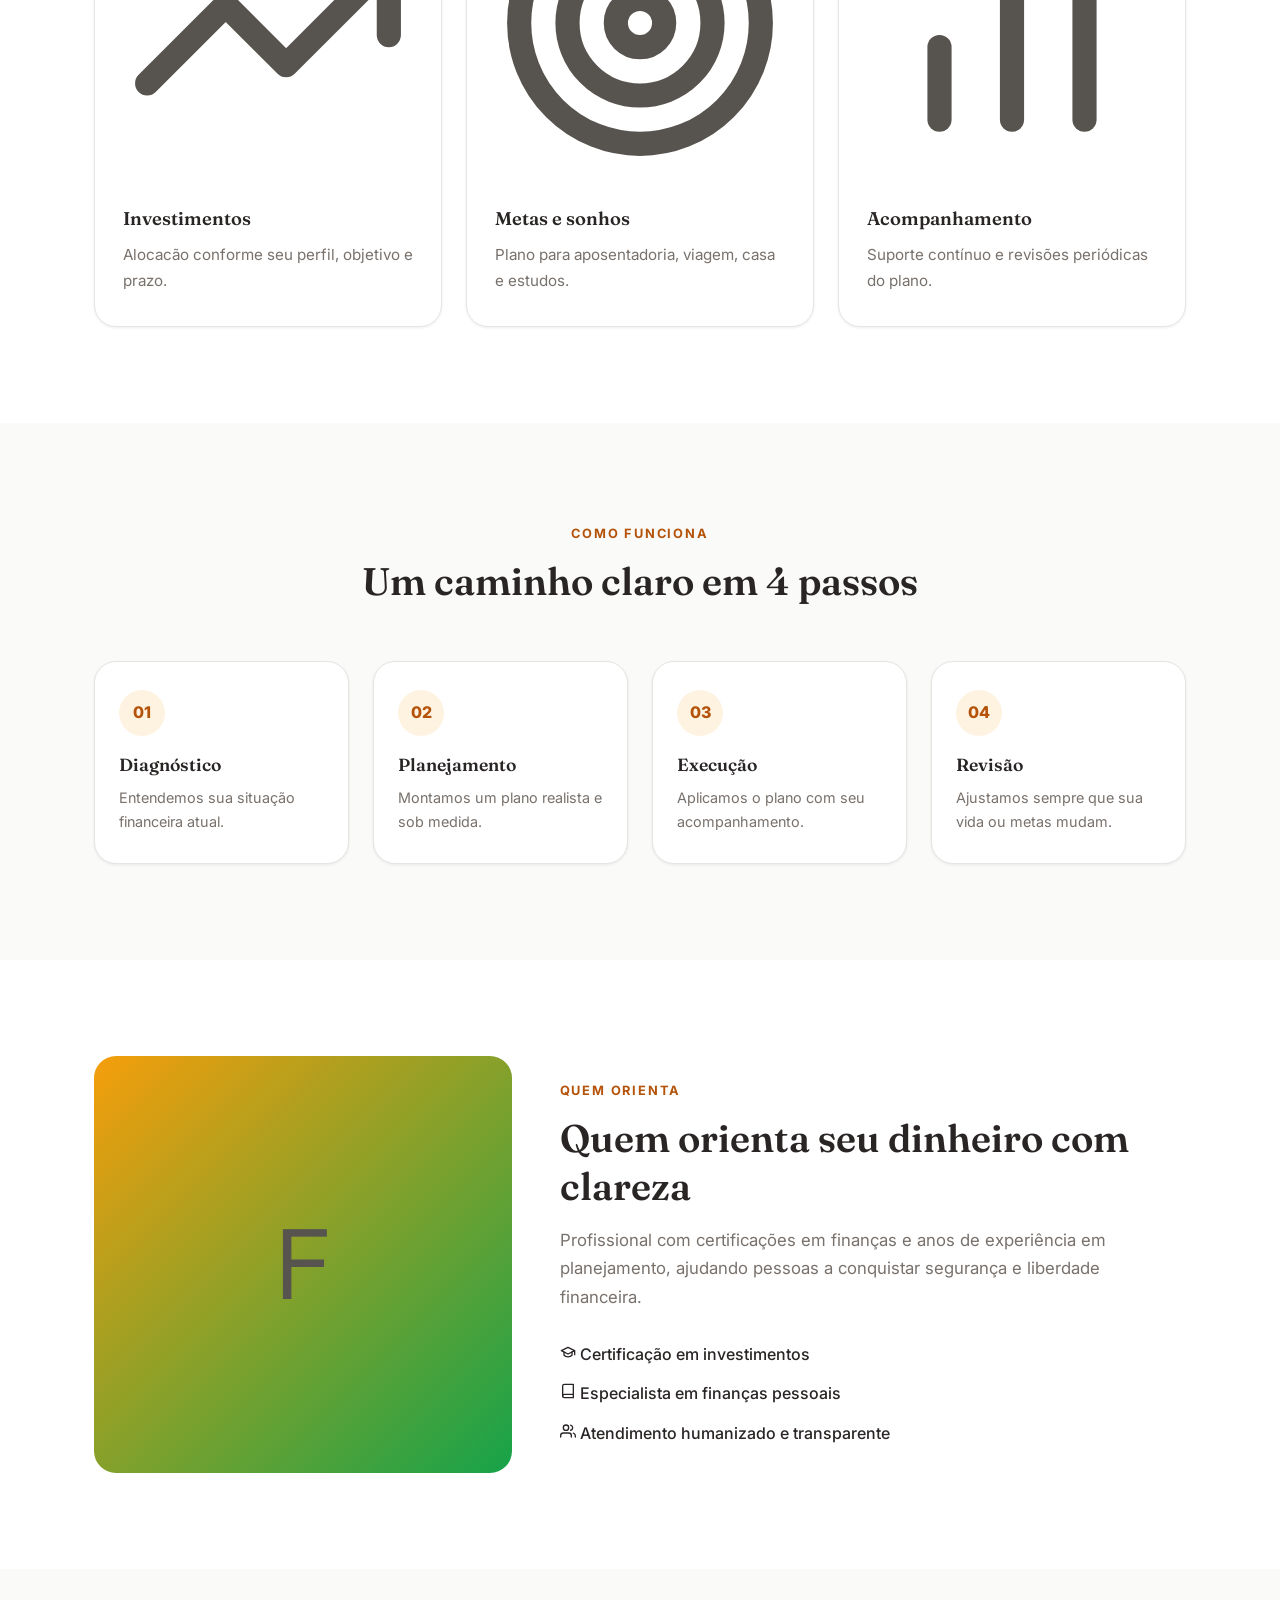
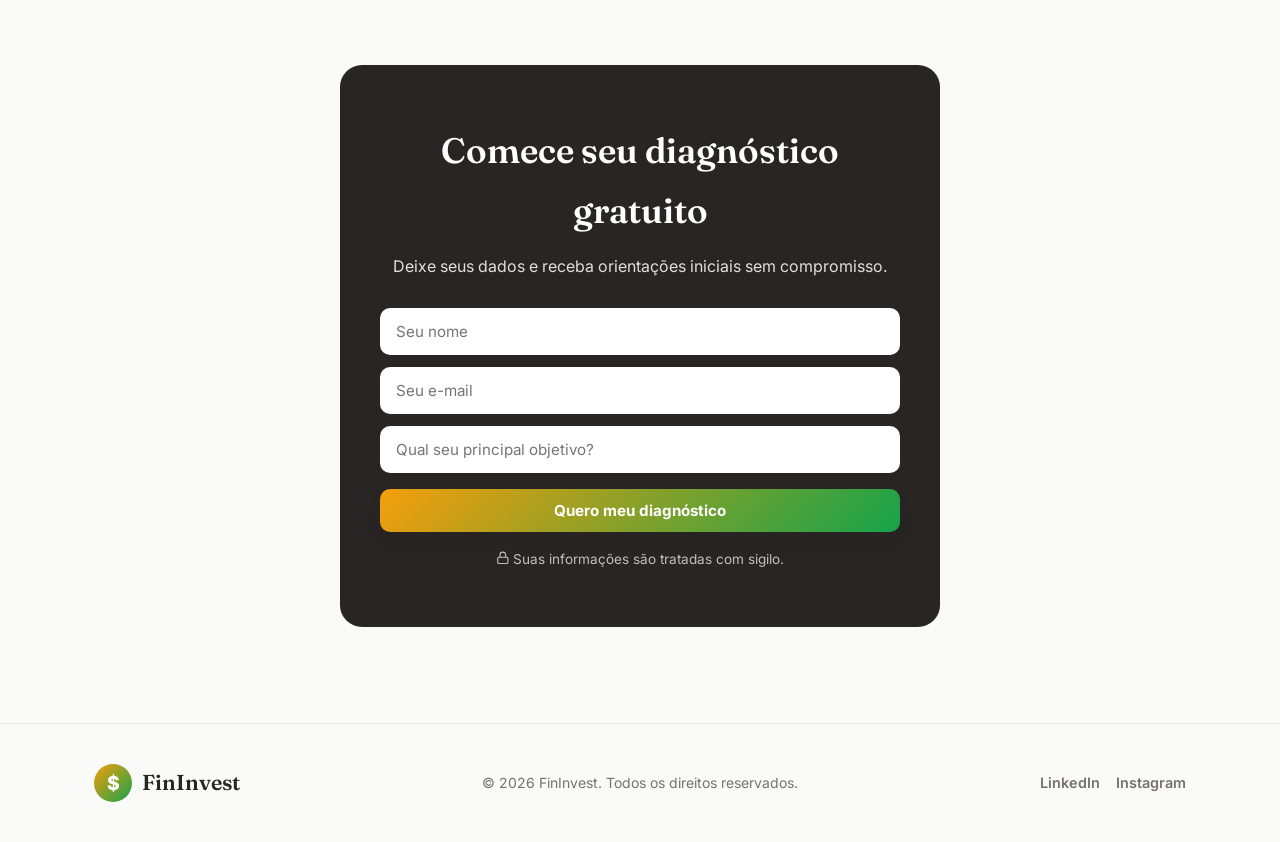
<file: modelos/planejamento-financeiro/index.html>
<!DOCTYPE html>
<html lang="pt-BR">
<head>
  <meta charset="UTF-8">
  <meta name="viewport" content="width=device-width, initial-scale=1.0">
  <meta name="description" content="Consultoria de planejamento financeiro e investimentos. Organize suas finanças e faça seu dinheiro trabalhar por você.">
  <title>FinInvest | Planejamento Financeiro</title>
  <link rel="preconnect" href="https://fonts.googleapis.com">
  <link rel="preconnect" href="https://fonts.gstatic.com" crossorigin>
  <link href="https://fonts.googleapis.com/css2?family=Inter:wght@400;500;600;700;800&family=Fraunces:wght@600;700&display=swap" rel="stylesheet">
  <link rel="stylesheet" href="css/styles.css">
</head>
<body>

  <header class="header" id="header">
    <div class="container header__inner">
      <a href="#inicio" class="logo"><span class="logo__mark">$</span><span class="logo__text">FinInvest</span></a>
      <nav class="nav">
        <ul class="nav__list">
          <li><a href="#servicos" class="nav__link">Serviços</a></li>
          <li><a href="#passos" class="nav__link">Como funciona</a></li>
          <li><a href="#sobre" class="nav__link">Sobre</a></li>
          <li><a href="#contato" class="nav__link">Contato</a></li>
        </ul>
      </nav>
      <div class="header__actions">
        <a href="#contato" class="btn btn--primary btn--sm">Diagnóstico financeiro</a>
      </div>
      <button class="nav__toggle" id="navToggle" aria-label="Abrir menu" aria-expanded="false"><span></span><span></span><span></span></button>
    </div>
  </header>

  <main>
    <!-- HERO -->
    <section class="hero" id="inicio">
      <div class="container hero__inner">
        <div class="hero__content">
          <span class="badge">Consultoria financeira individual</span>
          <h1 class="hero__title">Seu dinheiro <span class="text-accent">no lugar certo</span>, com segurança</h1>
          <p class="hero__subtitle">
            Planejamento financeiro sob medida para você quitar dívidas, criar
            reserva, investir com inteligência e alcançar seus objetivos reais.
          </p>
          <div class="hero__actions">
            <a href="#contato" class="btn btn--primary btn--lg">Fazer diagnóstico grátis</a>
            <a href="#servicos" class="btn btn--ghost btn--lg">Ver serviços</a>
          </div>
          <ul class="hero__compliance">
            <li><svg viewBox="0 0 24 24" fill="none" stroke="currentColor" stroke-width="2" stroke-linecap="round" stroke-linejoin="round" width="1em" height="1em" aria-hidden="true"><rect x="3" y="11" width="18" height="11" rx="2" ry="2"/><path d="M7 11V7a5 5 0 0 1 10 0v4"/></svg> Sigilo total</li>
            <li><svg viewBox="0 0 24 24" fill="none" stroke="currentColor" stroke-width="2" stroke-linecap="round" stroke-linejoin="round" width="1em" height="1em" aria-hidden="true"><path d="M14 2H6a2 2 0 0 0-2 2v16a2 2 0 0 0 2 2h12a2 2 0 0 0 2-2V8z"/><polyline points="14 2 14 8 20 8"/><line x1="16" y1="13" x2="8" y2="13"/><line x1="16" y1="17" x2="8" y2="17"/></svg> Plano personalizado</li>
            <li><svg viewBox="0 0 24 24" fill="none" stroke="currentColor" stroke-width="2" stroke-linecap="round" stroke-linejoin="round" width="1em" height="1em" aria-hidden="true"><circle cx="12" cy="12" r="10"/><polygon points="16.24 7.76 14.12 14.12 7.76 16.24 9.88 9.88 16.24 7.76"/></svg> Orientação isenta</li>
          </ul>
        </div>
        <div class="hero__visual"><div class="hero__visual-icon">F</div></div>
      </div>
    </section>

    <!-- SERVIÇOS -->
    <section class="servicos section" id="servicos">
      <div class="container">
        <div class="section__head">
          <span class="section__label">O que fazemos</span>
          <h2 class="section__title">Cuidamos de cada parte das suas finanças</h2>
        </div>
        <div class="servicos__grid">
          <article class="servico"><div class="servico__icon"><svg viewBox="0 0 24 24" fill="none" stroke="currentColor" stroke-width="2" stroke-linecap="round" stroke-linejoin="round" aria-hidden="true"><rect x="5" y="2" width="14" height="20" rx="2" ry="2"/><path d="M12 18h.01"/></svg></div><h3>Organização financeira</h3><p>Orçamento, fluxo de caixa pessoal e controle de gastos.</p></article>
          <article class="servico"><div class="servico__icon"><svg viewBox="0 0 24 24" fill="none" stroke="currentColor" stroke-width="2" stroke-linecap="round" stroke-linejoin="round" aria-hidden="true"><rect x="1" y="4" width="22" height="16" rx="2" ry="2"/><line x1="1" y1="10" x2="23" y2="10"/></svg></div><h3>Saída de dívidas</h3><p>Estratégia prática para quitar dívidas sem sufoco.</p></article>
          <article class="servico"><div class="servico__icon"><svg viewBox="0 0 24 24" fill="none" stroke="currentColor" stroke-width="2" stroke-linecap="round" stroke-linejoin="round" aria-hidden="true"><path d="M12 22s8-4 8-10V5l-8-3-8 3v7c0 6 8 10 8 10z"/></svg></div><h3>Reserva de emergência</h3><p>Monte uma reserva que garanta sua tranquilidade.</p></article>
          <article class="servico"><div class="servico__icon"><svg viewBox="0 0 24 24" fill="none" stroke="currentColor" stroke-width="2" stroke-linecap="round" stroke-linejoin="round" aria-hidden="true"><polyline points="22 7 13.5 15.5 8.5 10.5 2 17"/><polyline points="16 7 22 7 22 13"/></svg></div><h3>Investimentos</h3><p>Alocacão conforme seu perfil, objetivo e prazo.</p></article>
          <article class="servico"><div class="servico__icon"><svg viewBox="0 0 24 24" fill="none" stroke="currentColor" stroke-width="2" stroke-linecap="round" stroke-linejoin="round" aria-hidden="true"><circle cx="12" cy="12" r="10"/><circle cx="12" cy="12" r="6"/><circle cx="12" cy="12" r="2"/></svg></div><h3>Metas e sonhos</h3><p>Plano para aposentadoria, viagem, casa e estudos.</p></article>
          <article class="servico"><div class="servico__icon"><svg viewBox="0 0 24 24" fill="none" stroke="currentColor" stroke-width="2" stroke-linecap="round" stroke-linejoin="round" aria-hidden="true"><line x1="18" y1="20" x2="18" y2="10"/><line x1="12" y1="20" x2="12" y2="4"/><line x1="6" y1="20" x2="6" y2="14"/></svg></div><h3>Acompanhamento</h3><p>Suporte contínuo e revisões periódicas do plano.</p></article>
        </div>
      </div>
    </section>

    <!-- PASSOS -->
    <section class="passos section section--alt" id="passos">
      <div class="container">
        <div class="section__head">
          <span class="section__label">Como funciona</span>
          <h2 class="section__title">Um caminho claro em 4 passos</h2>
        </div>
        <ol class="passos__list">
          <li><span>01</span><h3>Diagnóstico</h3><p>Entendemos sua situação financeira atual.</p></li>
          <li><span>02</span><h3>Planejamento</h3><p>Montamos um plano realista e sob medida.</p></li>
          <li><span>03</span><h3>Execução</h3><p>Aplicamos o plano com seu acompanhamento.</p></li>
          <li><span>04</span><h3>Revisão</h3><p>Ajustamos sempre que sua vida ou metas mudam.</p></li>
        </ol>
      </div>
    </section>

    <!-- SOBRE -->
    <section class="sobre section" id="sobre">
      <div class="container sobre__inner">
        <div class="sobre__media">F</div>
        <div class="sobre__info">
          <span class="section__label">Quem orienta</span>
          <h2 class="section__title">Quem orienta seu dinheiro com clareza</h2>
          <p class="sobre__text">Profissional com certificações em finanças e anos de experiência em planejamento, ajudando pessoas a conquistar segurança e liberdade financeira.</p>
          <ul class="sobre__creds">
            <li><svg viewBox="0 0 24 24" fill="none" stroke="currentColor" stroke-width="2" stroke-linecap="round" stroke-linejoin="round" width="1em" height="1em" aria-hidden="true"><path d="M22 10v6M2 10l10-5 10 5-10 5z"/><path d="M6 12v5c3 3 9 3 12 0v-5"/></svg> Certificação em investimentos</li>
            <li><svg viewBox="0 0 24 24" fill="none" stroke="currentColor" stroke-width="2" stroke-linecap="round" stroke-linejoin="round" width="1em" height="1em" aria-hidden="true"><path d="M4 19.5A2.5 2.5 0 0 1 6.5 17H20"/><path d="M6.5 2H20v20H6.5A2.5 2.5 0 0 1 4 19.5v-15A2.5 2.5 0 0 1 6.5 2z"/></svg> Especialista em finanças pessoais</li>
            <li><svg viewBox="0 0 24 24" fill="none" stroke="currentColor" stroke-width="2" stroke-linecap="round" stroke-linejoin="round" width="1em" height="1em" aria-hidden="true"><path d="M17 21v-2a4 4 0 0 0-4-4H5a4 4 0 0 0-4 4v2"/><circle cx="9" cy="7" r="4"/><path d="M23 21v-2a4 4 0 0 0-3-3.87"/><path d="M16 3.13a4 4 0 0 1 0 7.75"/></svg> Atendimento humanizado e transparente</li>
          </ul>
        </div>
      </div>
    </section>

    <!-- CONTATO -->
    <section class="contato section section--alt" id="contato">
      <div class="container">
        <div class="contato__box">
          <h2 class="contato__title">Comece seu diagnóstico gratuito</h2>
          <p class="contato__text">Deixe seus dados e receba orientações iniciais sem compromisso.</p>
          <form class="contato__form" id="contatoForm">
            <input type="text" placeholder="Seu nome" required aria-label="Seu nome">
            <input type="email" placeholder="Seu e-mail" required aria-label="Seu e-mail">
            <input type="text" placeholder="Qual seu principal objetivo?" aria-label="Objetivo financeiro">
            <button type="submit" class="btn btn--primary btn--block">Quero meu diagnóstico</button>
          </form>
          <p class="contato__secure"><svg viewBox="0 0 24 24" fill="none" stroke="currentColor" stroke-width="2" stroke-linecap="round" stroke-linejoin="round" width="1em" height="1em" aria-hidden="true"><rect x="3" y="11" width="18" height="11" rx="2" ry="2"/><path d="M7 11V7a5 5 0 0 1 10 0v4"/></svg> Suas informações são tratadas com sigilo.</p>
          <p class="contato__note" id="formNote" hidden>Recebemos seu contato! Responderemos em breve.</p>
        </div>
      </div>
    </section>
  </main>

  <footer class="footer">
    <div class="container footer__inner">
      <a href="#inicio" class="logo"><span class="logo__mark">$</span><span class="logo__text">FinInvest</span></a>
      <p class="footer__copy">© 2026 FinInvest. Todos os direitos reservados.</p>
      <ul class="footer__social"><li><a href="#">LinkedIn</a></li><li><a href="#">Instagram</a></li></ul>
    </div>
  </footer>

  <script src="js/main.js"></script>
</body>
</html>
</file>
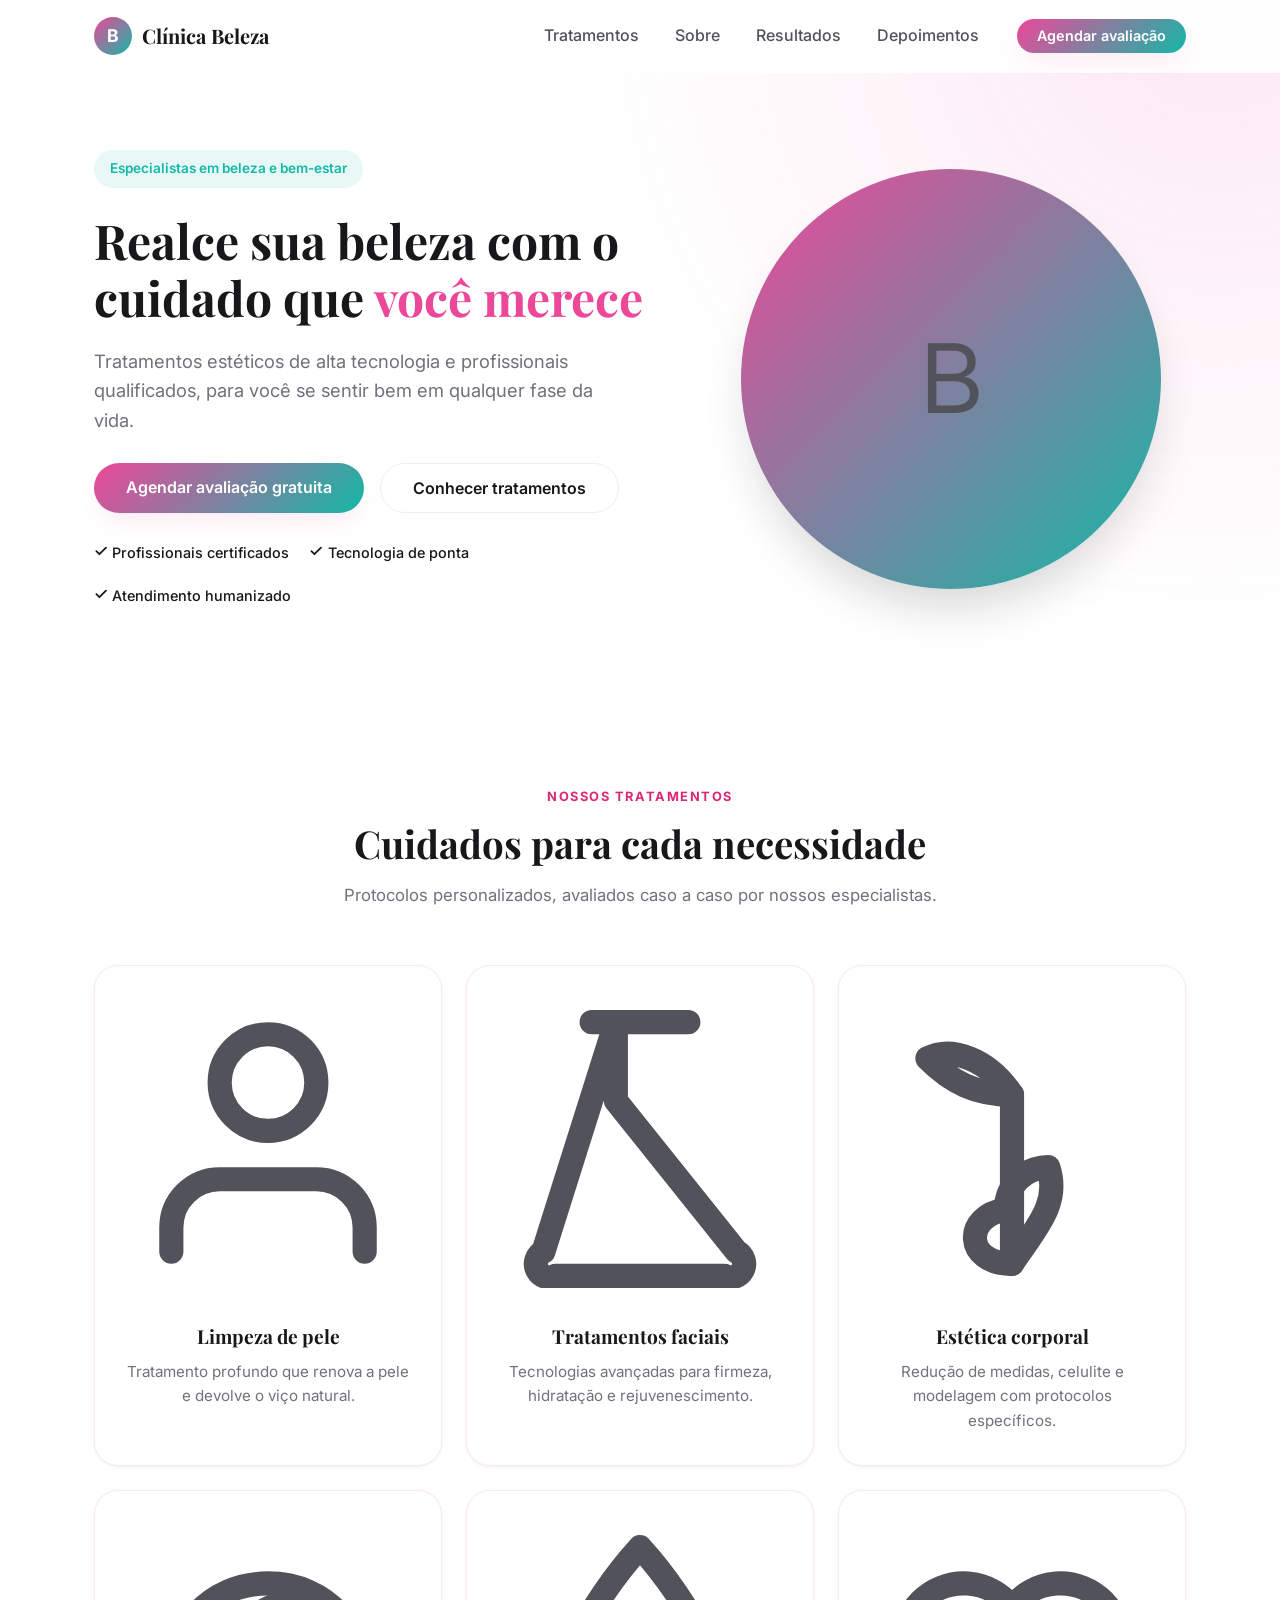
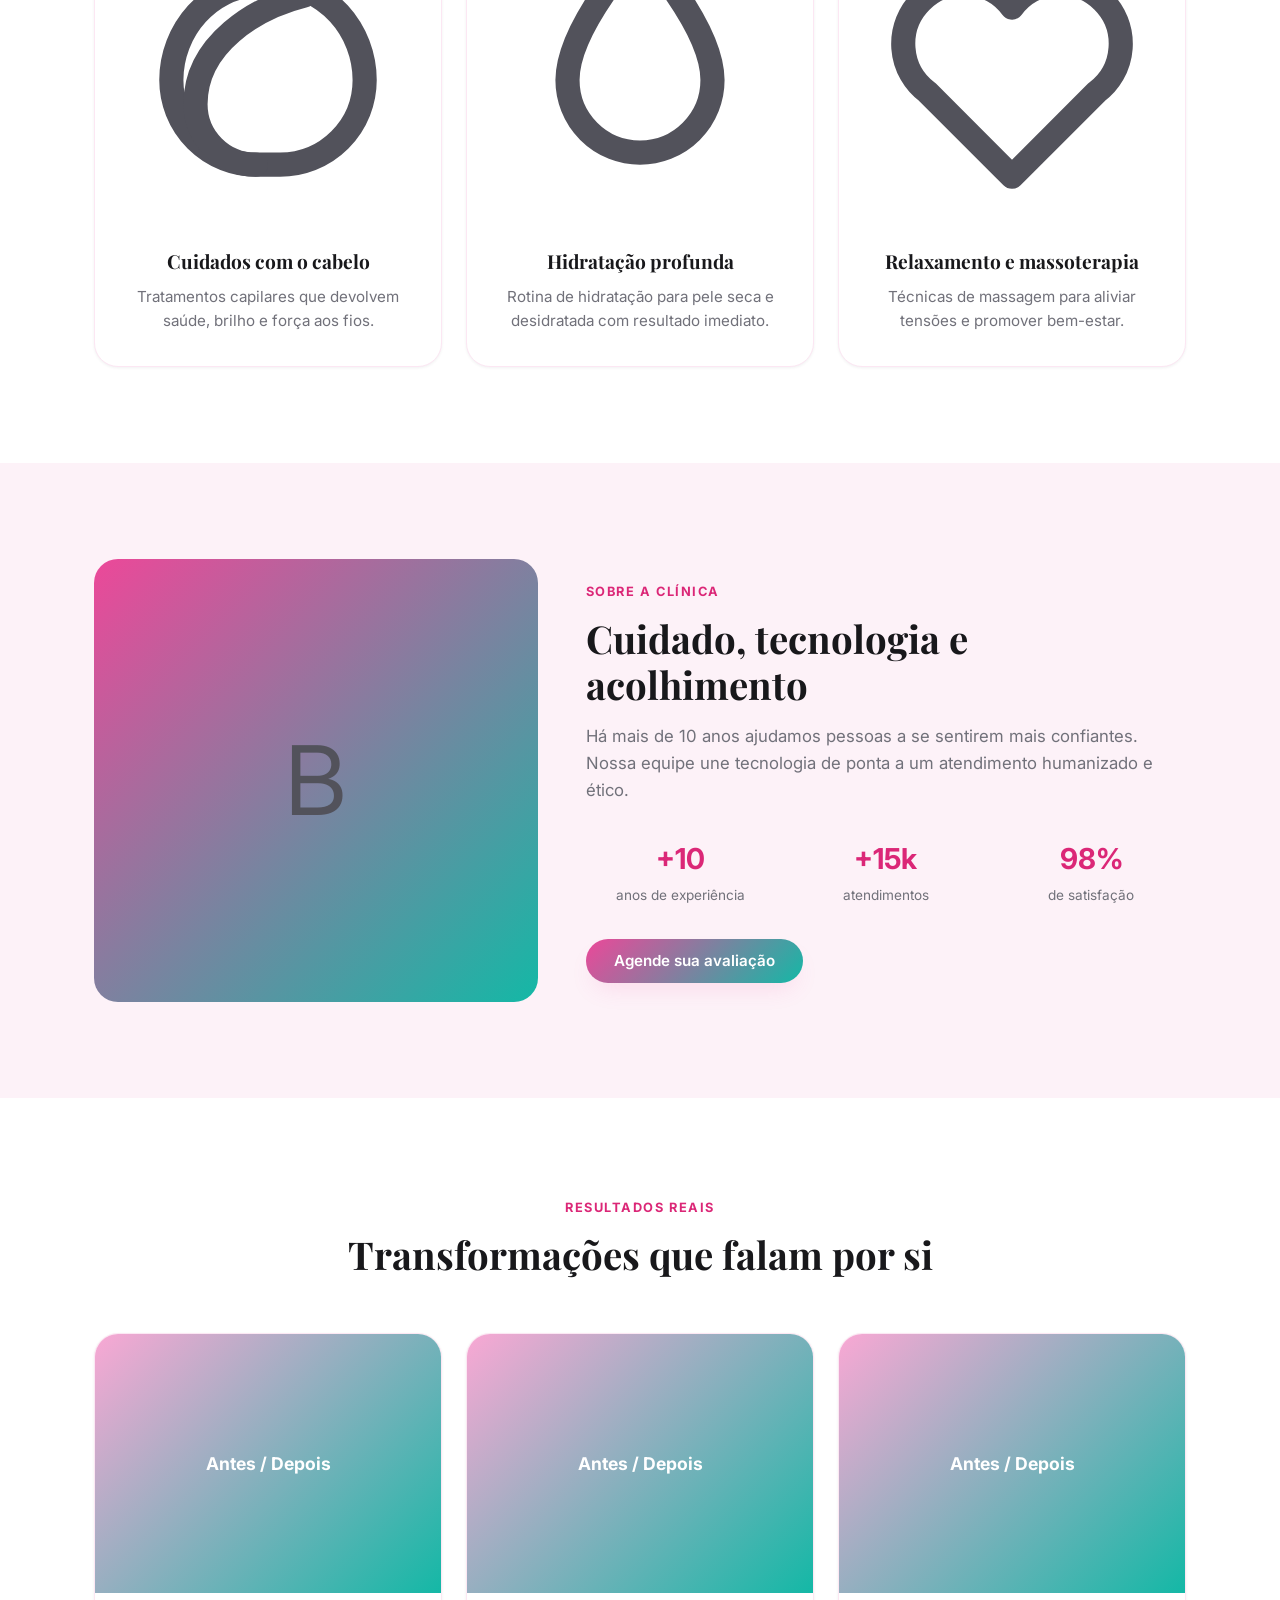
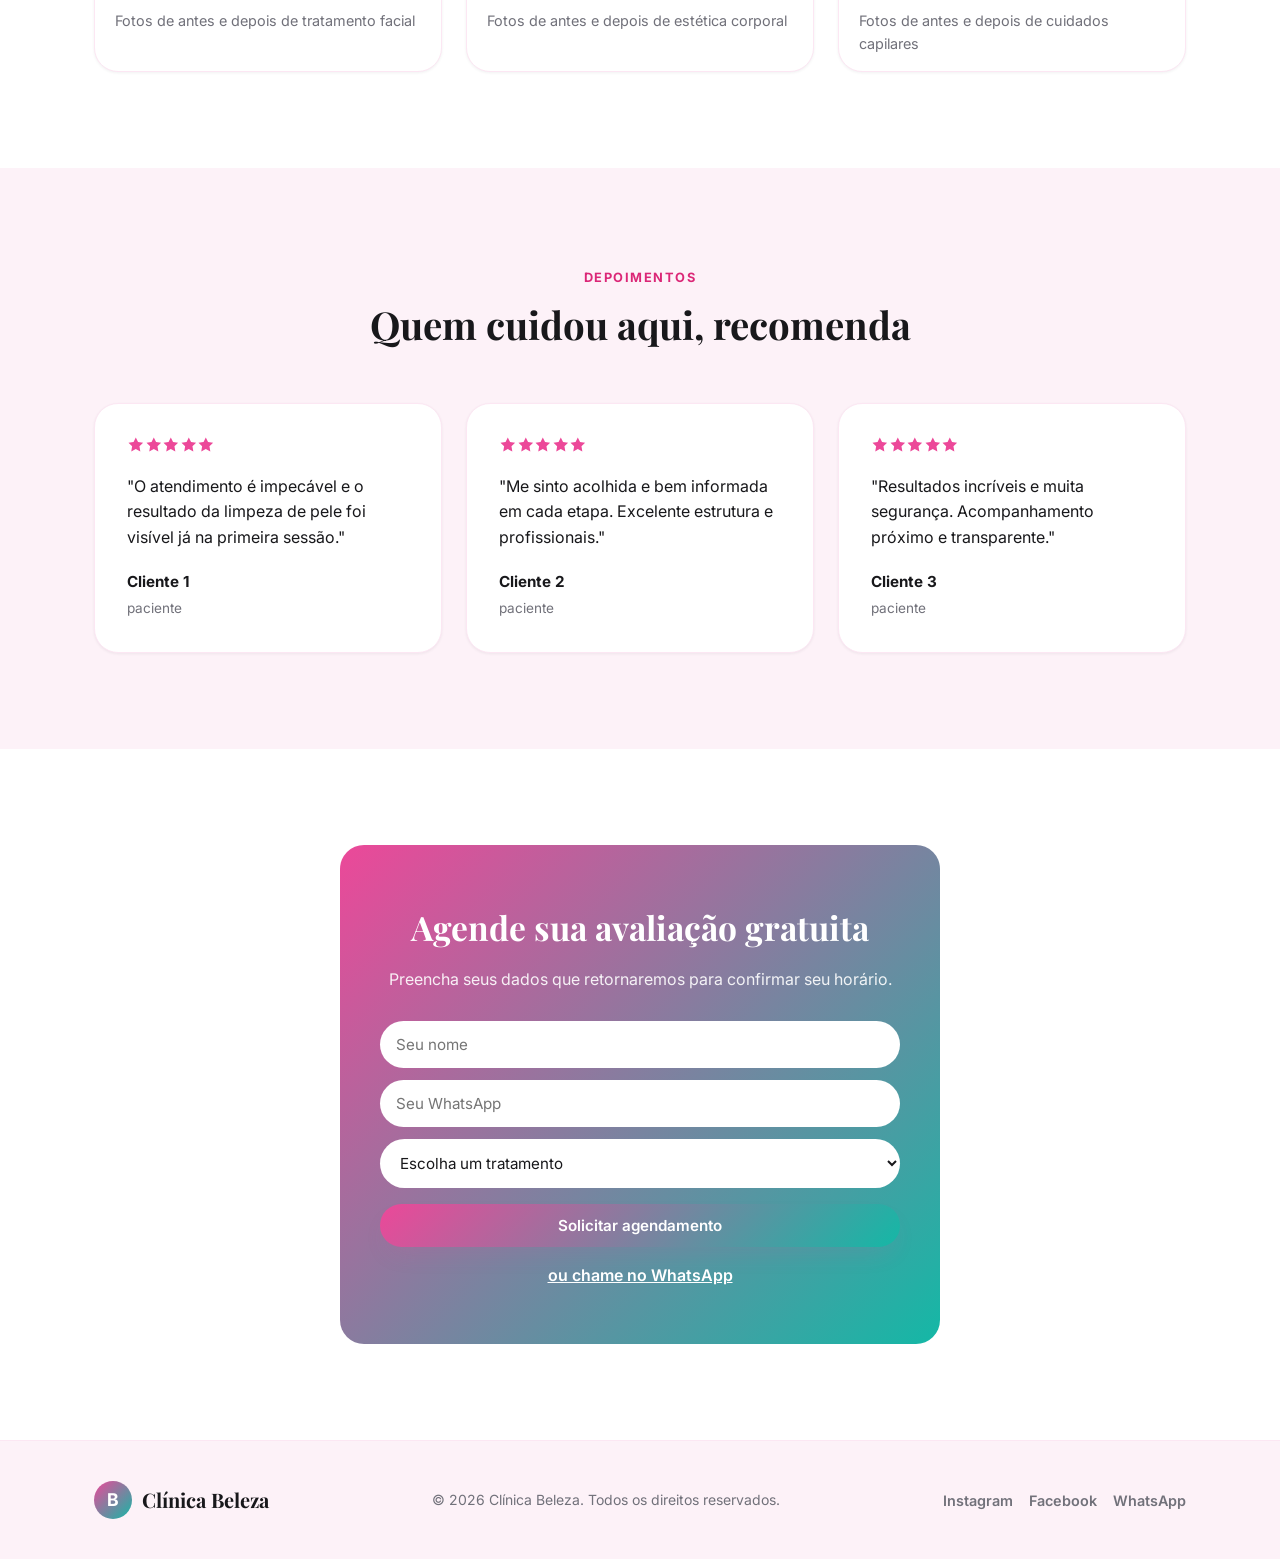
<file: modelos/saude-estetica/index.html>
<!DOCTYPE html>
<html lang="pt-BR">
<head>
  <meta charset="UTF-8">
  <meta name="viewport" content="width=device-width, initial-scale=1.0">
  <meta name="description" content="Clínica de estética com profissionais qualificados e tratamentos que valorizam a sua autoestima. Agende sua avaliação.">
  <title>Clínica Beleza | Saúde, Estética e Bem-Estar</title>
  <link rel="preconnect" href="https://fonts.googleapis.com">
  <link rel="preconnect" href="https://fonts.gstatic.com" crossorigin>
  <link href="https://fonts.googleapis.com/css2?family=Inter:wght@400;500;600;700&family=Playfair+Display:wght@600;700;800&display=swap" rel="stylesheet">
  <link rel="stylesheet" href="css/styles.css">
</head>
<body>

  <!-- HEADER -->
  <header class="header" id="header">
    <div class="container header__inner">
      <a href="#inicio" class="logo">
        <span class="logo__mark">B</span>
        <span class="logo__text">Clínica Beleza</span>
      </a>
      <nav class="nav" aria-label="Navegação principal">
        <ul class="nav__list">
          <li><a href="#servicos" class="nav__link">Tratamentos</a></li>
          <li><a href="#sobre" class="nav__link">Sobre</a></li>
          <li><a href="#resultados" class="nav__link">Resultados</a></li>
          <li><a href="#depoimentos" class="nav__link">Depoimentos</a></li>
        </ul>
      </nav>
      <div class="header__actions">
        <a href="#agendamento" class="btn btn--primary btn--sm">Agendar avaliação</a>
      </div>
      <button class="nav__toggle" id="navToggle" aria-label="Abrir menu" aria-expanded="false">
        <span></span><span></span><span></span>
      </button>
    </div>
  </header>

  <main>
    <!-- HERO -->
    <section class="hero" id="inicio">
      <div class="container hero__inner">
        <div class="hero__content">
          <span class="badge">Especialistas em beleza e bem-estar</span>
          <h1 class="hero__title">
            Realce sua beleza com o cuidado que <span class="text-accent">você merece</span>
          </h1>
          <p class="hero__subtitle">
            Tratamentos estéticos de alta tecnologia e profissionais qualificados,
            para você se sentir bem em qualquer fase da vida.
          </p>
          <div class="hero__actions">
            <a href="#agendamento" class="btn btn--primary btn--lg">Agendar avaliação gratuita</a>
            <a href="#servicos" class="btn btn--ghost btn--lg">Conhecer tratamentos</a>
          </div>
          <ul class="hero__features">
            <li><svg viewBox="0 0 24 24" fill="none" stroke="currentColor" stroke-width="3" stroke-linecap="round" stroke-linejoin="round" width="1em" height="1em" aria-hidden="true"><polyline points="20 6 9 17 4 12"/></svg> Profissionais certificados</li>
            <li><svg viewBox="0 0 24 24" fill="none" stroke="currentColor" stroke-width="3" stroke-linecap="round" stroke-linejoin="round" width="1em" height="1em" aria-hidden="true"><polyline points="20 6 9 17 4 12"/></svg> Tecnologia de ponta</li>
            <li><svg viewBox="0 0 24 24" fill="none" stroke="currentColor" stroke-width="3" stroke-linecap="round" stroke-linejoin="round" width="1em" height="1em" aria-hidden="true"><polyline points="20 6 9 17 4 12"/></svg> Atendimento humanizado</li>
          </ul>
        </div>

        <div class="hero__visual">
          <div class="hero__visual-icon">B</div>
        </div>
      </div>
    </section>

    <!-- SERVIÇOS -->
    <section class="servicos section" id="servicos">
      <div class="container">
        <div class="section__head">
          <span class="section__label">Nossos tratamentos</span>
          <h2 class="section__title">Cuidados para cada necessidade</h2>
          <p class="section__desc">Protocolos personalizados, avaliados caso a caso por nossos especialistas.</p>
        </div>

        <div class="servicos__grid">
          <article class="servico">
            <div class="servico__icon"><svg viewBox="0 0 24 24" fill="none" stroke="currentColor" stroke-width="2" stroke-linecap="round" stroke-linejoin="round" aria-hidden="true"><path d="M20 21v-2a4 4 0 0 0-4-4H8a4 4 0 0 0-4 4v2"/><circle cx="12" cy="7" r="4"/></svg></div>
            <h3 class="servico__title">Limpeza de pele</h3>
            <p class="servico__text">Tratamento profundo que renova a pele e devolve o viço natural.</p>
          </article>
          <article class="servico">
            <div class="servico__icon"><svg viewBox="0 0 24 24" fill="none" stroke="currentColor" stroke-width="2" stroke-linecap="round" stroke-linejoin="round" aria-hidden="true"><path d="M10 2v6.5L20 21a1 1 0 0 1-1 2H5a1 1 0 0 1-1-2z"/><path d="M8 2h8"/></svg></div>
            <h3 class="servico__title">Tratamentos faciais</h3>
            <p class="servico__text">Tecnologias avançadas para firmeza, hidratação e rejuvenescimento.</p>
          </article>
          <article class="servico">
            <div class="servico__icon"><svg viewBox="0 0 24 24" fill="none" stroke="currentColor" stroke-width="2" stroke-linecap="round" stroke-linejoin="round" aria-hidden="true"><path d="M12 22c-4 0-4-4-.5-4.5A3.5 3.5 0 0 1 15 14c1 3-1 5-3 8z"/><path d="M12 22V8"/><path d="M12 8c-2-3-5-4-7-3 2 2 4 3 7 3z"/></svg></div>
            <h3 class="servico__title">Estética corporal</h3>
            <p class="servico__text">Redução de medidas, celulite e modelagem com protocolos específicos.</p>
          </article>
          <article class="servico">
            <div class="servico__icon"><svg viewBox="0 0 24 24" fill="none" stroke="currentColor" stroke-width="2" stroke-linecap="round" stroke-linejoin="round" aria-hidden="true"><path d="M11 20A7 7 0 0 1 4 13c0-4 3-8 8-8s8 4 8 8a7 7 0 0 1-7 7z"/><path d="M11 20a5 5 0 0 1-5-5c0-5 5-8 9-9"/></svg></div>
            <h3 class="servico__title">Cuidados com o cabelo</h3>
            <p class="servico__text">Tratamentos capilares que devolvem saúde, brilho e força aos fios.</p>
          </article>
          <article class="servico">
            <div class="servico__icon"><svg viewBox="0 0 24 24" fill="none" stroke="currentColor" stroke-width="2" stroke-linecap="round" stroke-linejoin="round" aria-hidden="true"><path d="M12 2s6 6.5 6 11a6 6 0 0 1-12 0c0-4.5 6-11 6-11z"/></svg></div>
            <h3 class="servico__title">Hidratação profunda</h3>
            <p class="servico__text">Rotina de hidratação para pele seca e desidratada com resultado imediato.</p>
          </article>
          <article class="servico">
            <div class="servico__icon"><svg viewBox="0 0 24 24" fill="none" stroke="currentColor" stroke-width="2" stroke-linecap="round" stroke-linejoin="round" aria-hidden="true"><path d="M19 14l-7 7-7-7a5 5 0 1 1 7-7 5 5 0 1 1 7 7z"/></svg></div>
            <h3 class="servico__title">Relaxamento e massoterapia</h3>
            <p class="servico__text">Técnicas de massagem para aliviar tensões e promover bem-estar.</p>
          </article>
        </div>
      </div>
    </section>

    <!-- SOBRE -->
    <section class="sobre section section--alt" id="sobre">
      <div class="container sobre__inner">
        <div class="sobre__media">B</div>
        <div class="sobre__info">
          <span class="section__label">Sobre a clínica</span>
          <h2 class="section__title">Cuidado, tecnologia e acolhimento</h2>
          <p class="sobre__text">
            Há mais de 10 anos ajudamos pessoas a se sentirem mais confiantes.
            Nossa equipe une tecnologia de ponta a um atendimento humanizado e ético.
          </p>
          <div class="sobre__stats">
            <div><strong>+10</strong><span>anos de experiência</span></div>
            <div><strong>+15k</strong><span>atendimentos</span></div>
            <div><strong>98%</strong><span>de satisfação</span></div>
          </div>
          <a href="#agendamento" class="btn btn--primary">Agende sua avaliação</a>
        </div>
      </div>
    </section>

    <!-- RESULTADOS -->
    <section class="resultados section" id="resultados">
      <div class="container">
        <div class="section__head">
          <span class="section__label">Resultados reais</span>
          <h2 class="section__title">Transformações que falam por si</h2>
        </div>
        <div class="resultados__grid">
          <div class="resultado">
            <div class="resultado__placeholder">Antes / Depois</div>
            <p>Fotos de antes e depois de tratamento facial</p>
          </div>
          <div class="resultado">
            <div class="resultado__placeholder">Antes / Depois</div>
            <p>Fotos de antes e depois de estética corporal</p>
          </div>
          <div class="resultado">
            <div class="resultado__placeholder">Antes / Depois</div>
            <p>Fotos de antes e depois de cuidados capilares</p>
          </div>
        </div>
      </div>
    </section>

    <!-- DEPOIMENTOS -->
    <section class="depoimentos section section--alt" id="depoimentos">
      <div class="container">
        <div class="section__head">
          <span class="section__label">Depoimentos</span>
          <h2 class="section__title">Quem cuidou aqui, recomenda</h2>
        </div>
        <div class="depoimentos__grid">
          <figure class="depoimento">
            <div class="depoimento__stars"><svg viewBox="0 0 24 24" fill="currentColor" width="1.1em" height="1.1em" aria-hidden="true"><polygon points="12 2 15.09 8.26 22 9.27 17 14.14 18.18 21.02 12 17.77 5.82 21.02 7 14.14 2 9.27 8.91 8.26 12 2"/></svg><svg viewBox="0 0 24 24" fill="currentColor" width="1.1em" height="1.1em" aria-hidden="true"><polygon points="12 2 15.09 8.26 22 9.27 17 14.14 18.18 21.02 12 17.77 5.82 21.02 7 14.14 2 9.27 8.91 8.26 12 2"/></svg><svg viewBox="0 0 24 24" fill="currentColor" width="1.1em" height="1.1em" aria-hidden="true"><polygon points="12 2 15.09 8.26 22 9.27 17 14.14 18.18 21.02 12 17.77 5.82 21.02 7 14.14 2 9.27 8.91 8.26 12 2"/></svg><svg viewBox="0 0 24 24" fill="currentColor" width="1.1em" height="1.1em" aria-hidden="true"><polygon points="12 2 15.09 8.26 22 9.27 17 14.14 18.18 21.02 12 17.77 5.82 21.02 7 14.14 2 9.27 8.91 8.26 12 2"/></svg><svg viewBox="0 0 24 24" fill="currentColor" width="1.1em" height="1.1em" aria-hidden="true"><polygon points="12 2 15.09 8.26 22 9.27 17 14.14 18.18 21.02 12 17.77 5.82 21.02 7 14.14 2 9.27 8.91 8.26 12 2"/></svg></div>
            <blockquote>"O atendimento é impecável e o resultado da limpeza de pele foi visível já na primeira sessão."</blockquote>
            <figcaption><strong>Cliente 1</strong><span>paciente</span></figcaption>
          </figure>
          <figure class="depoimento">
            <div class="depoimento__stars"><svg viewBox="0 0 24 24" fill="currentColor" width="1.1em" height="1.1em" aria-hidden="true"><polygon points="12 2 15.09 8.26 22 9.27 17 14.14 18.18 21.02 12 17.77 5.82 21.02 7 14.14 2 9.27 8.91 8.26 12 2"/></svg><svg viewBox="0 0 24 24" fill="currentColor" width="1.1em" height="1.1em" aria-hidden="true"><polygon points="12 2 15.09 8.26 22 9.27 17 14.14 18.18 21.02 12 17.77 5.82 21.02 7 14.14 2 9.27 8.91 8.26 12 2"/></svg><svg viewBox="0 0 24 24" fill="currentColor" width="1.1em" height="1.1em" aria-hidden="true"><polygon points="12 2 15.09 8.26 22 9.27 17 14.14 18.18 21.02 12 17.77 5.82 21.02 7 14.14 2 9.27 8.91 8.26 12 2"/></svg><svg viewBox="0 0 24 24" fill="currentColor" width="1.1em" height="1.1em" aria-hidden="true"><polygon points="12 2 15.09 8.26 22 9.27 17 14.14 18.18 21.02 12 17.77 5.82 21.02 7 14.14 2 9.27 8.91 8.26 12 2"/></svg><svg viewBox="0 0 24 24" fill="currentColor" width="1.1em" height="1.1em" aria-hidden="true"><polygon points="12 2 15.09 8.26 22 9.27 17 14.14 18.18 21.02 12 17.77 5.82 21.02 7 14.14 2 9.27 8.91 8.26 12 2"/></svg></div>
            <blockquote>"Me sinto acolhida e bem informada em cada etapa. Excelente estrutura e profissionais."</blockquote>
            <figcaption><strong>Cliente 2</strong><span>paciente</span></figcaption>
          </figure>
          <figure class="depoimento">
            <div class="depoimento__stars"><svg viewBox="0 0 24 24" fill="currentColor" width="1.1em" height="1.1em" aria-hidden="true"><polygon points="12 2 15.09 8.26 22 9.27 17 14.14 18.18 21.02 12 17.77 5.82 21.02 7 14.14 2 9.27 8.91 8.26 12 2"/></svg><svg viewBox="0 0 24 24" fill="currentColor" width="1.1em" height="1.1em" aria-hidden="true"><polygon points="12 2 15.09 8.26 22 9.27 17 14.14 18.18 21.02 12 17.77 5.82 21.02 7 14.14 2 9.27 8.91 8.26 12 2"/></svg><svg viewBox="0 0 24 24" fill="currentColor" width="1.1em" height="1.1em" aria-hidden="true"><polygon points="12 2 15.09 8.26 22 9.27 17 14.14 18.18 21.02 12 17.77 5.82 21.02 7 14.14 2 9.27 8.91 8.26 12 2"/></svg><svg viewBox="0 0 24 24" fill="currentColor" width="1.1em" height="1.1em" aria-hidden="true"><polygon points="12 2 15.09 8.26 22 9.27 17 14.14 18.18 21.02 12 17.77 5.82 21.02 7 14.14 2 9.27 8.91 8.26 12 2"/></svg><svg viewBox="0 0 24 24" fill="currentColor" width="1.1em" height="1.1em" aria-hidden="true"><polygon points="12 2 15.09 8.26 22 9.27 17 14.14 18.18 21.02 12 17.77 5.82 21.02 7 14.14 2 9.27 8.91 8.26 12 2"/></svg></div>
            <blockquote>"Resultados incríveis e muita segurança. Acompanhamento próximo e transparente."</blockquote>
            <figcaption><strong>Cliente 3</strong><span>paciente</span></figcaption>
          </figure>
        </div>
      </div>
    </section>

    <!-- AGENDAMENTO -->
    <section class="agendamento section" id="agendamento">
      <div class="container">
        <div class="agendamento__box">
          <h2 class="agendamento__title">Agende sua avaliação gratuita</h2>
          <p class="agendamento__text">Preencha seus dados que retornaremos para confirmar seu horário.</p>
          <form class="agendamento__form" id="agendaForm">
            <input type="text" name="nome" placeholder="Seu nome" required aria-label="Seu nome">
            <input type="tel" name="telefone" placeholder="Seu WhatsApp" required aria-label="Seu WhatsApp">
            <select name="servico" aria-label="Escolha um tratamento">
              <option value="" selected disabled>Escolha um tratamento</option>
              <option>Limpeza de pele</option>
              <option>Tratamentos faciais</option>
              <option>Estética corporal</option>
              <option>Cuidados com o cabelo</option>
              <option>Hidratação profunda</option>
              <option>Massoterapia</option>
            </select>
            <button type="submit" class="btn btn--primary btn--block">Solicitar agendamento</button>
          </form>
          <a href="#" class="agendamento__whats">ou chame no WhatsApp</a>
          <p class="agendamento__note" id="agendaNote" hidden>Recebemos seu pedido! Entraremos em contato para confirmar.</p>
        </div>
      </div>
    </section>
  </main>

  <footer class="footer">
    <div class="container footer__inner">
      <a href="#inicio" class="logo"><span class="logo__mark">B</span><span class="logo__text">Clínica Beleza</span></a>
      <p class="footer__copy">© 2026 Clínica Beleza. Todos os direitos reservados.</p>
      <ul class="footer__social">
        <li><a href="#">Instagram</a></li>
        <li><a href="#">Facebook</a></li>
        <li><a href="#">WhatsApp</a></li>
      </ul>
    </div>
  </footer>

  <script src="js/main.js"></script>
</body>
</html>
</file>
<file: css/styles.css>
/* =========================================================
   DESIGN SYSTEM - Reset base & variáveis
   ========================================================= */
:root {
  --clr-primary: #4f46e5;
  --clr-primary-dark: #4338ca;
  --clr-primary-light: #6366f1;
  --clr-accent: #10b981;
  --clr-dark: #0f172a;
  --clr-dark-2: #1e293b;
  --clr-text: #334155;
  --clr-text-light: #64748b;
  --clr-bg: #ffffff;
  --clr-bg-alt: #f8fafc;
  --clr-border: #e2e8f0;

  --gradient: linear-gradient(135deg, var(--clr-primary) 0%, var(--clr-accent) 100%);

  --font-sans: 'Inter', system-ui, -apple-system, sans-serif;

  --radius-sm: 8px;
  --radius: 12px;
  --radius-lg: 20px;

  --shadow-sm: 0 1px 2px rgba(15, 23, 42, 0.06), 0 1px 3px rgba(15, 23, 42, 0.1);
  --shadow: 0 4px 6px -1px rgba(15, 23, 42, 0.1), 0 2px 4px -2px rgba(15, 23, 42, 0.1);
  --shadow-lg: 0 20px 25px -5px rgba(15, 23, 42, 0.1), 0 10px 10px -5px rgba(15, 23, 42, 0.04);
}

*,
*::before,
*::after {
  box-sizing: border-box;
  margin: 0;
  padding: 0;
}

html {
  scroll-behavior: smooth;
  scroll-padding-top: 80px;
}

body {
  font-family: var(--font-sans);
  color: var(--clr-text);
  background: var(--clr-bg);
  line-height: 1.6;
  -webkit-font-smoothing: antialiased;
}

img {
  max-width: 100%;
  display: block;
}

a {
  color: inherit;
  text-decoration: none;
}

ul,
ol {
  list-style: none;
}

button {
  font-family: inherit;
  cursor: pointer;
  border: none;
  background: none;
}

.container {
  width: 100%;
  max-width: 1140px;
  margin: 0 auto;
  padding: 0 24px;
}

.section {
  padding: 96px 0;
}

.section--alt {
  background: var(--clr-bg-alt);
}

.section__head {
  text-align: center;
  max-width: 640px;
  margin: 0 auto 56px;
}

.section__label {
  display: inline-block;
  font-size: 0.85rem;
  font-weight: 700;
  letter-spacing: 0.08em;
  text-transform: uppercase;
  color: var(--clr-primary);
  margin-bottom: 12px;
}

.section__title {
  font-size: clamp(1.75rem, 4vw, 2.5rem);
  font-weight: 800;
  color: var(--clr-dark);
  line-height: 1.2;
  margin-bottom: 16px;
}

.section__desc {
  font-size: 1.1rem;
  color: var(--clr-text-light);
}

/* =========================================================
   BOTÕES
   ========================================================= */
.btn {
  display: inline-block;
  padding: 14px 28px;
  border-radius: var(--radius);
  font-weight: 600;
  font-size: 0.95rem;
  line-height: 1;
  transition: transform 0.15s ease, box-shadow 0.15s ease, background 0.15s ease;
}

.btn:hover {
  transform: translateY(-2px);
}

.btn--sm {
  padding: 10px 20px;
  font-size: 0.9rem;
}

.btn--primary {
  background: var(--gradient);
  color: #fff;
  box-shadow: var(--shadow);
}

.btn--primary:hover {
  box-shadow: var(--shadow-lg);
}

.btn--ghost {
  background: transparent;
  color: var(--clr-dark);
  border: 1.5px solid var(--clr-border);
}

.btn--ghost:hover {
  border-color: var(--clr-primary);
  color: var(--clr-primary);
}

.btn--outline {
  background: transparent;
  color: var(--clr-primary);
  border: 1.5px solid var(--clr-primary);
}

.btn--outline:hover {
  background: var(--clr-primary);
  color: #fff;
}

/* =========================================================
   HEADER / NAVEGAÇÃO
   ========================================================= */
.header {
  position: fixed;
  top: 0;
  left: 0;
  right: 0;
  z-index: 100;
  background: rgba(255, 255, 255, 0.85);
  backdrop-filter: blur(12px);
  border-bottom: 1px solid transparent;
  transition: box-shadow 0.2s ease, border-color 0.2s ease;
}

.header.scrolled {
  border-color: var(--clr-border);
  box-shadow: var(--shadow-sm);
}

.header__inner {
  display: flex;
  align-items: center;
  gap: 24px;
  height: 72px;
}

.logo {
  display: flex;
  align-items: center;
  gap: 8px;
  font-size: 1.25rem;
  font-weight: 800;
  color: var(--clr-dark);
}

.logo__mark {
  display: inline-flex;
  align-items: center;
  justify-content: center;
  width: 36px;
  height: 36px;
  border-radius: 10px;
  background: var(--gradient);
  color: #fff;
  font-size: 1.1rem;
  font-weight: 800;
}

.nav {
  margin-left: auto;
}

.nav__list {
  display: flex;
  gap: 8px;
}

.nav__link {
  padding: 8px 14px;
  border-radius: var(--radius-sm);
  font-weight: 500;
  color: var(--clr-text);
}

.nav__link:hover,
.nav__link.active {
  color: var(--clr-primary);
  background: rgba(79, 70, 229, 0.06);
}

.header__cta {
  margin-left: 8px;
}

.nav__toggle {
  display: none;
  flex-direction: column;
  gap: 5px;
  padding: 8px;
}

.nav__toggle-bar {
  width: 24px;
  height: 2px;
  background: var(--clr-dark);
  border-radius: 2px;
  transition: transform 0.2s ease, opacity 0.2s ease;
}

/* =========================================================
   HERO
   ========================================================= */
.hero {
  padding: 160px 0 96px;
  background: radial-gradient(circle at 80% -10%, rgba(79, 70, 229, 0.12), transparent 40%);
}

.hero__inner {
  display: flex;
  justify-content: center;
}

.hero__content {
  max-width: 720px;
  text-align: center;
}

.badge {
  display: inline-block;
  padding: 8px 16px;
  border-radius: 999px;
  background: rgba(79, 70, 229, 0.1);
  color: var(--clr-primary);
  font-weight: 600;
  font-size: 0.85rem;
  margin-bottom: 24px;
}

.hero__title {
  font-size: clamp(2.25rem, 6vw, 4rem);
  font-weight: 800;
  color: var(--clr-dark);
  line-height: 1.1;
  margin-bottom: 24px;
}

.text-gradient {
  background: var(--gradient);
  -webkit-background-clip: text;
  background-clip: text;
  color: transparent;
}

.hero__subtitle {
  font-size: 1.2rem;
  color: var(--clr-text-light);
  max-width: 560px;
  margin: 0 auto 32px;
}

.hero__actions {
  display: flex;
  justify-content: center;
  gap: 16px;
  flex-wrap: wrap;
  margin-bottom: 48px;
}

.hero__stats {
  display: flex;
  justify-content: center;
  gap: 48px;
  flex-wrap: wrap;
}

.hero__stats li {
  text-align: center;
}

.hero__stats strong {
  display: block;
  font-size: 1.75rem;
  font-weight: 800;
  color: var(--clr-dark);
}

.hero__stats span {
  font-size: 0.875rem;
  color: var(--clr-text-light);
}

/* =========================================================
   MODELOS (cards)
   ========================================================= */
.modelos__grid {
  display: grid;
  grid-template-columns: repeat(auto-fit, minmax(240px, 1fr));
  gap: 24px;
}

.card {
  background: var(--clr-bg);
  border: 1px solid var(--clr-border);
  border-radius: var(--radius-lg);
  padding: 32px 24px;
  box-shadow: var(--shadow-sm);
  transition: transform 0.2s ease, box-shadow 0.2s ease;
}

.card:hover {
  transform: translateY(-4px);
  box-shadow: var(--shadow);
}

.card__icon {
  font-size: 2rem;
  margin-bottom: 16px;
}

.card__title {
  font-size: 1.15rem;
  font-weight: 700;
  color: var(--clr-dark);
  margin-bottom: 8px;
}

.card__text {
  font-size: 0.95rem;
  color: var(--clr-text-light);
  margin-bottom: 16px;
}

.card__link {
  font-weight: 600;
  color: var(--clr-primary);
  font-size: 0.9rem;
}

.card__link:hover {
  text-decoration: underline;
}

/* =========================================================
   PORTFÓLIO
   ========================================================= */
.portifolio__filters {
  display: flex;
  justify-content: center;
  gap: 12px;
  flex-wrap: wrap;
  margin-bottom: 40px;
}

.filter {
  padding: 10px 20px;
  border-radius: 999px;
  border: 1.5px solid var(--clr-border);
  font-weight: 600;
  font-size: 0.9rem;
  color: var(--clr-text);
  transition: all 0.15s ease;
}

.filter:hover {
  border-color: var(--clr-primary);
  color: var(--clr-primary);
}

.filter.active {
  background: var(--clr-primary);
  border-color: var(--clr-primary);
  color: #fff;
}

.portifolio__grid {
  display: grid;
  grid-template-columns: repeat(auto-fill, minmax(320px, 1fr));
  gap: 24px;
}

.projeto {
  background: var(--clr-bg);
  border: 1px solid var(--clr-border);
  border-radius: var(--radius-lg);
  overflow: hidden;
  box-shadow: var(--shadow-sm);
  transition: transform 0.2s ease, box-shadow 0.2s ease;
  display: block;
  cursor: pointer;
}

.projeto:hover {
  transform: translateY(-4px);
  box-shadow: var(--shadow-lg);
}

.projeto__link {
  display: inline-block;
  margin-top: 12px;
  font-weight: 600;
  color: var(--clr-primary);
  font-size: 0.9rem;
}
.projeto:hover .projeto__link {
  text-decoration: underline;
}

.projeto__thumb {
  aspect-ratio: 16 / 10;
  background: var(--clr-bg-alt);
  position: relative;
  padding: 14px;
}

.thumb__browser {
  width: 100%;
  height: 100%;
  border-radius: 8px;
  overflow: hidden;
  box-shadow: var(--shadow-sm);
  border: 1px solid var(--clr-border);
}

.thumb__bar {
  display: flex;
  gap: 5px;
  align-items: center;
  padding: 8px 10px;
  background: #fff;
  border-bottom: 1px solid var(--clr-border);
}

.thumb__bar span {
  width: 8px;
  height: 8px;
  border-radius: 50%;
  background: #cbd5e1;
}

.thumb__body {
  height: calc(100% - 26px);
  padding: 16px;
  display: flex;
  align-items: center;
  justify-content: center;
}

.thumb__content {
  width: 80%;
  padding: 16px;
  background: rgba(255, 255, 255, 0.22);
  border-radius: 6px;
  backdrop-filter: blur(2px);
}

.thumb__titlebar {
  height: 7px;
  border-radius: 4px;
  background: rgba(255, 255, 255, 0.95);
  width: 45%;
  margin-bottom: 8px;
}

.thumb__line {
  height: 5px;
  border-radius: 3px;
  background: rgba(255, 255, 255, 0.55);
  margin-bottom: 6px;
}

.thumb__line.short {
  width: 60%;
}

.thumb__btn {
  height: 12px;
  width: 46%;
  border-radius: 4px;
  background: rgba(255, 255, 255, 0.95);
  margin-top: 10px;
}

.projeto__body {
  padding: 20px;
}

.projeto__cat {
  font-size: 0.75rem;
  font-weight: 700;
  letter-spacing: 0.06em;
  text-transform: uppercase;
  color: var(--clr-primary);
}

.projeto__title {
  font-size: 1.1rem;
  font-weight: 700;
  color: var(--clr-dark);
  margin: 6px 0;
}

.projeto__desc {
  font-size: 0.9rem;
  color: var(--clr-text-light);
}

/* =========================================================
   PLANOS
   ========================================================= */
.planos__grid {
  display: grid;
  grid-template-columns: repeat(auto-fit, minmax(280px, 1fr));
  gap: 24px;
  align-items: stretch;
}

.plano {
  background: var(--clr-bg);
  border: 1.5px solid var(--clr-border);
  border-radius: var(--radius-lg);
  padding: 40px 32px;
  display: flex;
  flex-direction: column;
  box-shadow: var(--shadow-sm);
  position: relative;
}

.plano--destaque {
  border-color: var(--clr-primary);
  box-shadow: var(--shadow-lg);
  transform: scale(1.03);
}

.plano__tag {
  position: absolute;
  top: -12px;
  left: 50%;
  transform: translateX(-50%);
  background: var(--gradient);
  color: #fff;
  font-size: 0.75rem;
  font-weight: 700;
  padding: 6px 14px;
  border-radius: 999px;
  white-space: nowrap;
}

.plano__name {
  font-size: 1.15rem;
  font-weight: 700;
  color: var(--clr-dark);
  margin-bottom: 8px;
}

.plano__price {
  font-size: 2.5rem;
  font-weight: 800;
  color: var(--clr-dark);
  line-height: 1;
}

.plano__price span {
  font-size: 1.1rem;
  font-weight: 700;
  color: var(--clr-text-light);
  vertical-align: top;
  margin-right: 2px;
}

.plano__period {
  font-size: 0.85rem;
  color: var(--clr-text-light);
  margin-bottom: 24px;
}

.plano__features {
  margin-bottom: 32px;
  flex: 1;
}

.plano__features li {
  padding: 8px 0;
  font-size: 0.95rem;
  color: var(--clr-text);
  border-bottom: 1px dashed var(--clr-border);
}

.plano__features li:last-child {
  border-bottom: none;
}

.plano .btn {
  text-align: center;
}

/* =========================================================
   PROCESSO
   ========================================================= */
.processo__list {
  display: grid;
  grid-template-columns: repeat(auto-fit, minmax(240px, 1fr));
  gap: 24px;
  counter-reset: processo;
}

.processo__item {
  background: var(--clr-bg);
  border: 1px solid var(--clr-border);
  border-radius: var(--radius-lg);
  padding: 32px 28px;
  box-shadow: var(--shadow-sm);
}

.processo__num {
  display: inline-flex;
  align-items: center;
  justify-content: center;
  width: 48px;
  height: 48px;
  border-radius: var(--radius);
  background: rgba(79, 70, 229, 0.08);
  color: var(--clr-primary);
  font-weight: 800;
  font-size: 1.1rem;
  margin-bottom: 16px;
}

.processo__item h3 {
  font-size: 1.1rem;
  font-weight: 700;
  color: var(--clr-dark);
  margin-bottom: 8px;
}

.processo__item p {
  font-size: 0.95rem;
  color: var(--clr-text-light);
}

/* =========================================================
   CTA / CONTATO
   ========================================================= */
.cta__box {
  text-align: center;
  background: var(--gradient);
  border-radius: var(--radius-lg);
  padding: 64px 32px;
  color: #fff;
}

.cta__title {
  font-size: clamp(1.75rem, 4vw, 2.5rem);
  font-weight: 800;
  margin-bottom: 12px;
}

.cta__text {
  font-size: 1.1rem;
  opacity: 0.9;
  margin-bottom: 32px;
}

.cta__form {
  display: flex;
  flex-wrap: wrap;
  gap: 12px;
  justify-content: center;
  max-width: 640px;
  margin: 0 auto;
}

.cta__form input {
  flex: 1 1 180px;
  padding: 14px 16px;
  border-radius: var(--radius);
  border: 1px solid rgba(255, 255, 255, 0.4);
  background: rgba(255, 255, 255, 0.95);
  font-family: inherit;
  font-size: 0.95rem;
  color: var(--clr-dark);
}

.cta__form input::placeholder {
  color: var(--clr-text-light);
}

.cta__note {
  margin-top: 20px;
  font-weight: 600;
}

/* =========================================================
   FOOTER
   ========================================================= */
.footer {
  border-top: 1px solid var(--clr-border);
  padding: 40px 0;
  background: var(--clr-bg-alt);
}

.footer__inner {
  display: flex;
  align-items: center;
  justify-content: space-between;
  gap: 24px;
  flex-wrap: wrap;
}

.footer__copy {
  font-size: 0.875rem;
  color: var(--clr-text-light);
}

.footer__social {
  display: flex;
  gap: 16px;
  font-weight: 600;
  font-size: 0.9rem;
  color: var(--clr-text-light);
}

.footer__social a:hover {
  color: var(--clr-primary);
}

/* =========================================================
   RESPONSIVO / MENU MOBILE
   ========================================================= */
@media (max-width: 860px) {
  .nav {
    position: fixed;
    top: 72px;
    left: 0;
    right: 0;
    background: var(--clr-bg);
    border-bottom: 1px solid var(--clr-border);
    padding: 16px 24px;
    transform: translateY(-150%);
    transition: transform 0.25s ease;
    box-shadow: var(--shadow-lg);
    margin: 0;
  }

  .nav.open {
    transform: translateY(0);
  }

  .nav__list {
    flex-direction: column;
    gap: 4px;
  }

  .nav__link {
    display: block;
    padding: 12px 16px;
  }

  .nav__toggle {
    display: flex;
  }

  .header__cta {
    display: none;
  }
}

@media (max-width: 480px) {
  .section {
    padding: 64px 0;
  }

  .hero {
    padding: 130px 0 64px;
  }

  .hero__stats {
    gap: 24px;
  }
}
</file>
<file: modelos/agencia-digital/css/styles.css>
/* =========================================================
   AGÊNCIA NEXO - Landing Agência Digital
   Estética: moderna, vibrante, gradientes azul/roxo
   ========================================================= */
:root {
  --clr-primary: #8b5cf6;
  --clr-primary-dark: #7c3aed;
  --clr-primary-light: #a78bfa;
  --clr-accent: #06b6d4;
  --clr-dark: #0f172a;
  --clr-dark-2: #1e293b;
  --clr-text: #475569;
  --clr-text-light: #64748b;
  --clr-bg: #ffffff;
  --clr-bg-alt: #f8fafc;
  --clr-border: #e2e8f0;
  --gradient: linear-gradient(135deg, #8b5cf6 0%, #06b6d4 100%);
  --font-sans: 'Inter', system-ui, sans-serif;
  --font-display: 'Sora', 'Inter', sans-serif;
  --radius-sm: 8px;
  --radius: 12px;
  --radius-lg: 20px;
  --shadow-sm: 0 1px 3px rgba(15,23,42,0.08);
  --shadow: 0 10px 20px -6px rgba(15,23,42,0.1);
  --shadow-lg: 0 24px 40px -12px rgba(15,23,42,0.2);
}

*,
*::before,
*::after { box-sizing: border-box; margin: 0; padding: 0; }
html { scroll-behavior: smooth; scroll-padding-top: 80px; }
body { font-family: var(--font-sans); color: var(--clr-text); background: var(--clr-bg); line-height: 1.6; -webkit-font-smoothing: antialiased; }
img { max-width: 100%; display: block; }
a { color: inherit; text-decoration: none; }
ul, ol { list-style: none; }
button { font-family: inherit; cursor: pointer; border: none; background: none; }
h1, h2, h3, .logo { font-family: var(--font-display); color: var(--clr-dark); }

.container { width: 100%; max-width: 1140px; margin: 0 auto; padding: 0 24px; }
.section { padding: 96px 0; }
.section--alt { background: var(--clr-bg-alt); }

.section__head { text-align: center; max-width: 640px; margin: 0 auto 56px; }
.section__label { display: inline-block; font-size: 0.85rem; font-weight: 700; letter-spacing: 0.08em; text-transform: uppercase; color: var(--clr-primary); margin-bottom: 12px; }
.section__title { font-size: clamp(1.75rem, 4vw, 2.5rem); font-weight: 800; line-height: 1.2; margin-bottom: 16px; }
.section__desc { font-size: 1.1rem; color: var(--clr-text-light); }

.btn { display: inline-block; padding: 14px 28px; border-radius: var(--radius); font-weight: 600; font-size: 0.95rem; line-height: 1; transition: transform 0.15s, box-shadow 0.15s, background 0.15s; text-align: center; }
.btn:hover { transform: translateY(-2px); }
.btn--sm { padding: 10px 20px; font-size: 0.9rem; }
.btn--lg { padding: 16px 32px; font-size: 1rem; }
.btn--block { display: block; width: 100%; }
.btn--primary { background: var(--gradient); color: #fff; box-shadow: var(--shadow); }
.btn--primary:hover { box-shadow: var(--shadow-lg); }
.btn--ghost { background: transparent; color: var(--clr-dark); border: 1.5px solid var(--clr-border); }
.btn--ghost:hover { border-color: var(--clr-primary); color: var(--clr-primary); }

.header { position: fixed; top: 0; left: 0; right: 0; z-index: 100; background: rgba(255,255,255,0.9); backdrop-filter: blur(12px); border-bottom: 1px solid transparent; transition: box-shadow 0.2s, border-color 0.2s; }
.header.scrolled { border-color: var(--clr-border); box-shadow: var(--shadow-sm); }
.header__inner { display: flex; align-items: center; gap: 24px; height: 72px; }
.logo { display: flex; align-items: center; gap: 10px; font-size: 1.25rem; font-weight: 800; }
.logo__mark { display: inline-flex; align-items: center; justify-content: center; width: 36px; height: 36px; border-radius: 10px; background: var(--gradient); color: #fff; font-size: 1.1rem; }
.nav { margin-left: auto; }
.nav__list { display: flex; gap: 8px; }
.nav__link { padding: 8px 14px; border-radius: var(--radius-sm); font-weight: 500; color: var(--clr-text); }
.nav__link:hover, .nav__link.active { color: var(--clr-primary); background: rgba(139,92,246,0.08); }
.header__actions { display: flex; gap: 12px; }
.nav__toggle { display: none; flex-direction: column; gap: 5px; padding: 8px; }
.nav__toggle span { width: 24px; height: 2px; background: var(--clr-dark); border-radius: 2px; }

.hero { padding: 150px 0 80px; background: radial-gradient(circle at 90% 0%, rgba(6,182,212,0.12), transparent 45%), radial-gradient(circle at 10% 100%, rgba(139,92,246,0.1), transparent 40%); }
.hero__inner { display: grid; grid-template-columns: 1.1fr 0.9fr; gap: 48px; align-items: center; }
.badge { display: inline-block; padding: 8px 16px; border-radius: 999px; background: rgba(139,92,246,0.1); color: var(--clr-primary); font-weight: 600; font-size: 0.85rem; margin-bottom: 24px; }
.hero__title { font-size: clamp(2rem, 4.5vw, 3.2rem); font-weight: 800; line-height: 1.1; margin-bottom: 20px; }
.text-gradient { background: var(--gradient); -webkit-background-clip: text; background-clip: text; color: transparent; }
.hero__subtitle { font-size: 1.15rem; color: var(--clr-text-light); margin-bottom: 28px; max-width: 520px; }
.hero__actions { display: flex; gap: 16px; flex-wrap: wrap; margin-bottom: 28px; }
.hero__tags { display: flex; gap: 10px; flex-wrap: wrap; }
.hero__tags span { padding: 6px 14px; border-radius: 999px; background: var(--clr-bg-alt); border: 1px solid var(--clr-border); font-size: 0.85rem; font-weight: 600; color: var(--clr-dark); }
.hero__visual { display: flex; align-items: center; justify-content: center; }
.hero__visual-icon { width: 100%; max-width: 380px; aspect-ratio: 1/1; display: flex; align-items: center; justify-content: center; font-size: 7rem; background: var(--gradient); border-radius: 40px; box-shadow: var(--shadow-lg); }

.servicos__grid { display: grid; grid-template-columns: repeat(auto-fit, minmax(300px, 1fr)); gap: 24px; }
.servico { background: var(--clr-bg); border: 1px solid var(--clr-border); border-radius: var(--radius-lg); padding: 32px 28px; box-shadow: var(--shadow-sm); transition: transform 0.2s, box-shadow 0.2s; }
.servico:hover { transform: translateY(-4px); box-shadow: var(--shadow); }
.servico__icon { font-size: 2.4rem; margin-bottom: 16px; }
.servico h3 { font-size: 1.15rem; font-weight: 700; margin-bottom: 8px; }
.servico p { font-size: 0.95rem; color: var(--clr-text-light); }

.processo__list { display: grid; grid-template-columns: repeat(auto-fit, minmax(220px, 1fr)); gap: 24px; }
.processo__list li { background: var(--clr-bg); border: 1px solid var(--clr-border); border-radius: var(--radius-lg); padding: 28px 24px; box-shadow: var(--shadow-sm); }
.processo__list span { display: inline-flex; align-items: center; justify-content: center; width: 44px; height: 44px; border-radius: 10px; background: rgba(139,92,246,0.1); color: var(--clr-primary); font-weight: 800; margin-bottom: 14px; }
.processo__list h3 { font-size: 1.05rem; font-weight: 700; margin-bottom: 6px; }
.processo__list p { font-size: 0.9rem; color: var(--clr-text-light); }

.portifolio__grid { display: grid; grid-template-columns: repeat(auto-fit, minmax(280px, 1fr)); gap: 24px; }
.proj { background: var(--clr-bg); border: 1px solid var(--clr-border); border-radius: var(--radius-lg); overflow: hidden; box-shadow: var(--shadow-sm); }
.proj__thumb { aspect-ratio: 16/9; display: flex; align-items: center; justify-content: center; font-size: 4rem; background: linear-gradient(135deg, var(--clr-primary-light), var(--clr-accent)); }
.proj h3 { padding: 16px 20px 0; font-size: 1.1rem; }
.proj p { padding: 4px 20px 20px; font-size: 0.9rem; color: var(--clr-text-light); }

.contato__box { max-width: 600px; margin: 0 auto; text-align: center; background: var(--gradient); color: #fff; border-radius: var(--radius-lg); padding: 56px 40px; }
.contato__title { font-size: clamp(1.6rem, 3.5vw, 2.1rem); font-weight: 800; color: #fff; margin-bottom: 12px; }
.contato__text { opacity: 0.9; margin-bottom: 28px; }
.contato__form { display: flex; flex-direction: column; gap: 12px; }
.contato__form input { padding: 14px 16px; border-radius: var(--radius); border: none; font-family: inherit; font-size: 0.95rem; color: var(--clr-dark); width: 100%; }
.contato__form button { margin-top: 4px; }
.contato__note { margin-top: 16px; font-weight: 600; }

.footer { border-top: 1px solid var(--clr-border); padding: 40px 0; background: var(--clr-bg-alt); }
.footer__inner { display: flex; align-items: center; justify-content: space-between; gap: 24px; flex-wrap: wrap; }
.footer__copy { font-size: 0.875rem; color: var(--clr-text-light); }
.footer__social { display: flex; gap: 16px; font-weight: 600; font-size: 0.9rem; color: var(--clr-text-light); }
.footer__social a:hover { color: var(--clr-primary); }

@media (max-width: 900px) {
  .hero__inner { grid-template-columns: 1fr; text-align: center; }
  .hero__subtitle, .hero__actions, .hero__tags { margin-left: auto; margin-right: auto; }
  .hero__actions, .hero__tags { justify-content: center; }
}
@media (max-width: 860px) {
  .nav { position: fixed; top: 72px; left: 0; right: 0; background: var(--clr-bg); border-bottom: 1px solid var(--clr-border); padding: 16px 24px; transform: translateY(-150%); transition: transform 0.25s; box-shadow: var(--shadow-lg); margin: 0; }
  .nav.open { transform: translateY(0); }
  .nav__list { flex-direction: column; gap: 4px; }
  .nav__link { display: block; padding: 12px 16px; }
  .nav__toggle { display: flex; }
  .header__actions { display: none; }
}
</file>
<file: modelos/bem-estar/css/styles.css>
/* =========================================================
   MENTE SERENA - Landing Saúde Mental / Bem-Estar
   Estética: suave, acolhedora, tons verde-sálvia/neutros
   ========================================================= */
:root {
  --clr-primary: #10b981;
  --clr-primary-dark: #059669;
  --clr-primary-light: #6ee7b7;
  --clr-accent: #84cc16;
  --clr-dark: #134e4a;
  --clr-dark-2: #115e59;
  --clr-text: #475569;
  --clr-text-light: #64748b;
  --clr-bg: #ffffff;
  --clr-bg-alt: #f8fafc;
  --clr-border: #e2e8f0;
  --gradient: linear-gradient(135deg, #10b981 0%, #84cc16 100%);
  --font-sans: 'Inter', system-ui, sans-serif;
  --font-display: 'Lora', Georgia, serif;
  --radius-sm: 10px;
  --radius: 16px;
  --radius-lg: 24px;
  --shadow-sm: 0 1px 3px rgba(19,78,74,0.06);
  --shadow: 0 10px 24px -8px rgba(19,78,74,0.12);
  --shadow-lg: 0 24px 48px -12px rgba(19,78,74,0.2);
}

*, *::before, *::after { box-sizing: border-box; margin: 0; padding: 0; }
html { scroll-behavior: smooth; scroll-padding-top: 80px; }
body { font-family: var(--font-sans); color: var(--clr-text); background: var(--clr-bg); line-height: 1.7; -webkit-font-smoothing: antialiased; }
img { max-width: 100%; display: block; }
a { color: inherit; text-decoration: none; }
ul, ol { list-style: none; }
button { font-family: inherit; cursor: pointer; border: none; background: none; }

h1, h2, h3 { font-family: var(--font-display); color: var(--clr-dark); }
.logo { font-family: var(--font-display); }

.container { width: 100%; max-width: 1140px; margin: 0 auto; padding: 0 24px; }
.section { padding: 96px 0; }
.section--alt { background: var(--clr-bg-alt); }
.section__head { text-align: center; max-width: 640px; margin: 0 auto 56px; }
.section__label { display: inline-block; font-size: 0.8rem; font-weight: 700; letter-spacing: 0.12em; text-transform: uppercase; color: var(--clr-primary-dark); margin-bottom: 12px; }
.section__title { font-size: clamp(1.8rem, 4vw, 2.5rem); font-weight: 600; line-height: 1.25; margin-bottom: 16px; }
.section__desc { font-size: 1.05rem; color: var(--clr-text-light); }

.btn { display: inline-block; padding: 14px 28px; border-radius: 999px; font-weight: 600; font-size: 0.95rem; line-height: 1; transition: transform 0.15s, box-shadow 0.15s; text-align: center; }
.btn:hover { transform: translateY(-2px); }
.btn--sm { padding: 10px 20px; font-size: 0.9rem; }
.btn--lg { padding: 16px 32px; font-size: 1rem; }
.btn--block { display: block; width: 100%; }
.btn--primary { background: var(--gradient); color: #fff; box-shadow: var(--shadow); }
.btn--primary:hover { box-shadow: var(--shadow-lg); }
.btn--ghost { background: transparent; color: var(--clr-dark); border: 1.5px solid var(--clr-border); }
.btn--ghost:hover { border-color: var(--clr-primary); color: var(--clr-primary-dark); }

.header { position: fixed; top: 0; left: 0; right: 0; z-index: 100; background: rgba(255,255,255,0.9); backdrop-filter: blur(12px); border-bottom: 1px solid transparent; transition: box-shadow 0.2s, border-color 0.2s; }
.header.scrolled { border-color: var(--clr-border); box-shadow: var(--shadow-sm); }
.header__inner { display: flex; align-items: center; gap: 24px; height: 72px; }
.logo { display: flex; align-items: center; gap: 10px; font-size: 1.25rem; font-weight: 700; }
.logo__mark { display: inline-flex; align-items: center; justify-content: center; width: 40px; height: 40px; border-radius: 50%; background: var(--gradient); font-size: 1.1rem; }
.nav { margin-left: auto; }
.nav__list { display: flex; gap: 8px; }
.nav__link { padding: 8px 14px; border-radius: var(--radius-sm); font-weight: 500; color: var(--clr-text); }
.nav__link:hover, .nav__link.active { color: var(--clr-primary-dark); background: rgba(16,185,129,0.1); }
.header__actions { display: flex; gap: 12px; }
.nav__toggle { display: none; flex-direction: column; gap: 5px; padding: 8px; }
.nav__toggle span { width: 24px; height: 2px; background: var(--clr-dark); border-radius: 2px; }

.hero { padding: 150px 0 80px; background: radial-gradient(circle at 90% 0%, rgba(16,185,129,0.12), transparent 45%); }
.hero__inner { display: grid; grid-template-columns: 1.1fr 0.9fr; gap: 48px; align-items: center; }
.badge { display: inline-block; padding: 8px 16px; border-radius: 999px; background: rgba(16,185,129,0.12); color: var(--clr-primary-dark); font-weight: 600; font-size: 0.85rem; margin-bottom: 24px; }
.hero__title { font-size: clamp(2rem, 4.5vw, 3rem); font-weight: 600; line-height: 1.2; margin-bottom: 20px; }
.text-accent { color: var(--clr-primary-dark); }
.hero__subtitle { font-size: 1.15rem; color: var(--clr-text-light); margin-bottom: 28px; max-width: 520px; }
.hero__actions { display: flex; gap: 16px; flex-wrap: wrap; }
.hero__visual { display: flex; align-items: center; justify-content: center; }
.hero__visual-icon { width: 100%; max-width: 380px; aspect-ratio: 1/1; display: flex; align-items: center; justify-content: center; font-size: 7rem; background: var(--gradient); border-radius: 50%; box-shadow: var(--shadow-lg); }

.abordagens__grid { display: grid; grid-template-columns: repeat(auto-fit, minmax(300px, 1fr)); gap: 24px; }
.abordagens__grid article { background: var(--clr-bg); border: 1px solid var(--clr-border); border-radius: var(--radius-lg); padding: 32px 28px; box-shadow: var(--shadow-sm); transition: transform 0.2s, box-shadow 0.2s; }
.abordagens__grid article:hover { transform: translateY(-4px); box-shadow: var(--shadow); }
.abordagem__icon { font-size: 2.4rem; margin-bottom: 16px; }
.abordagens__grid h3 { font-size: 1.2rem; font-weight: 600; margin-bottom: 8px; }
.abordagens__grid p { font-size: 0.95rem; color: var(--clr-text-light); }

.sobre__inner { display: grid; grid-template-columns: 0.8fr 1.2fr; gap: 48px; align-items: center; }
.sobre__media { aspect-ratio: 1/1; display: flex; align-items: center; justify-content: center; font-size: 6rem; background: var(--gradient); border-radius: var(--radius-lg); }
.sobre__text { font-size: 1.05rem; color: var(--clr-text-light); margin-bottom: 24px; }
.sobre__creds li { padding: 6px 0; font-weight: 500; color: var(--clr-dark); }

.faq__list { max-width: 720px; margin: 0 auto; }
.faq__list details { background: var(--clr-bg); border: 1px solid var(--clr-border); border-radius: var(--radius); margin-bottom: 12px; overflow: hidden; }
.faq__list summary { display: flex; justify-content: space-between; align-items: center; gap: 16px; padding: 20px 24px; cursor: pointer; font-weight: 600; color: var(--clr-dark); font-size: 1.05rem; list-style: none; }
.faq__list summary::-webkit-details-marker { display: none; }
.faq__list summary span { font-size: 1.4rem; color: var(--clr-primary); transition: transform 0.2s; }
.faq__list details[open] summary span { transform: rotate(45deg); }
.faq__list details p { padding: 0 24px 20px; color: var(--clr-text-light); }

.agendamento__box { max-width: 600px; margin: 0 auto; text-align: center; background: var(--gradient); color: #fff; border-radius: var(--radius-lg); padding: 56px 40px; }
.agendamento__title { font-size: clamp(1.7rem, 3.5vw, 2.2rem); font-weight: 700; color: #fff; margin-bottom: 12px; }
.agendamento__text { opacity: 0.95; margin-bottom: 28px; }
.agendamento__form { display: flex; flex-direction: column; gap: 12px; }
.agendamento__form input { padding: 14px 16px; border-radius: 999px; border: none; font-family: inherit; font-size: 0.95rem; color: var(--clr-dark); background: #fff; width: 100%; }
.agendamento__form button { margin-top: 4px; }
.agendamento__confidencial { margin-top: 16px; font-size: 0.85rem; opacity: 0.9; }
.agendamento__note { margin-top: 12px; font-weight: 600; }

.footer { border-top: 1px solid var(--clr-border); padding: 40px 0; background: var(--clr-bg-alt); }
.footer__inner { display: flex; align-items: center; justify-content: space-between; gap: 24px; flex-wrap: wrap; }
.footer__copy { font-size: 0.875rem; color: var(--clr-text-light); }
.footer__social { display: flex; gap: 16px; font-weight: 600; font-size: 0.9rem; color: var(--clr-text-light); }
.footer__social a:hover { color: var(--clr-primary-dark); }

@media (max-width: 900px) {
  .hero__inner { grid-template-columns: 1fr; text-align: center; }
  .hero__subtitle, .hero__actions { margin-left: auto; margin-right: auto; }
  .hero__actions { justify-content: center; }
  .sobre__inner { grid-template-columns: 1fr; text-align: center; }
  .sobre__creds { text-align: left; }
}
@media (max-width: 860px) {
  .nav { position: fixed; top: 72px; left: 0; right: 0; background: var(--clr-bg); border-bottom: 1px solid var(--clr-border); padding: 16px 24px; transform: translateY(-150%); transition: transform 0.25s; box-shadow: var(--shadow-lg); margin: 0; }
  .nav.open { transform: translateY(0); }
  .nav__list { flex-direction: column; gap: 4px; }
  .nav__link { display: block; padding: 12px 16px; }
  .nav__toggle { display: flex; }
  .header__actions { display: none; }
}
</file>
<file: modelos/consultoria-gestao/css/styles.css>
/* =========================================================
   GESTÃO PRO - Landing Consultoria de Gestão (PME/MEI)
   Estética: profissional, sóbria, azul corporate
   ========================================================= */
:root {
  --clr-primary: #2563eb;
  --clr-primary-dark: #1d4ed8;
  --clr-primary-light: #60a5fa;
  --clr-accent: #0ea5e9;
  --clr-dark: #0f172a;
  --clr-dark-2: #1e293b;
  --clr-text: #475569;
  --clr-text-light: #64748b;
  --clr-bg: #ffffff;
  --clr-bg-alt: #f8fafc;
  --clr-border: #e2e8f0;
  --gradient: linear-gradient(135deg, #2563eb 0%, #0ea5e9 100%);
  --font-sans: 'Inter', system-ui, sans-serif;
  --font-display: 'Manrope', 'Inter', sans-serif;
  --radius-sm: 8px;
  --radius: 12px;
  --radius-lg: 20px;
  --shadow-sm: 0 1px 3px rgba(15,23,42,0.08);
  --shadow: 0 10px 20px -6px rgba(15,23,42,0.1);
  --shadow-lg: 0 24px 40px -12px rgba(15,23,42,0.2);
}

*, *::before, *::after { box-sizing: border-box; margin: 0; padding: 0; }
html { scroll-behavior: smooth; scroll-padding-top: 80px; }
body { font-family: var(--font-sans); color: var(--clr-text); background: var(--clr-bg); line-height: 1.6; -webkit-font-smoothing: antialiased; }
img { max-width: 100%; display: block; }
a { color: inherit; text-decoration: none; }
ul, ol { list-style: none; }
button { font-family: inherit; cursor: pointer; border: none; background: none; }
h1, h2, h3, .logo { font-family: var(--font-display); color: var(--clr-dark); }

.container { width: 100%; max-width: 1140px; margin: 0 auto; padding: 0 24px; }
.section { padding: 96px 0; }
.section--alt { background: var(--clr-bg-alt); }
.section__head { text-align: center; max-width: 640px; margin: 0 auto 56px; }
.section__label { display: inline-block; font-size: 0.85rem; font-weight: 700; letter-spacing: 0.08em; text-transform: uppercase; color: var(--clr-primary); margin-bottom: 12px; }
.section__title { font-size: clamp(1.75rem, 4vw, 2.5rem); font-weight: 800; line-height: 1.2; margin-bottom: 16px; }
.section__desc { font-size: 1.1rem; color: var(--clr-text-light); }

.btn { display: inline-block; padding: 14px 28px; border-radius: var(--radius); font-weight: 700; font-size: 0.95rem; line-height: 1; transition: transform 0.15s, box-shadow 0.15s; text-align: center; }
.btn:hover { transform: translateY(-2px); }
.btn--sm { padding: 10px 20px; font-size: 0.9rem; }
.btn--lg { padding: 16px 32px; font-size: 1rem; }
.btn--block { display: block; width: 100%; }
.btn--primary { background: var(--gradient); color: #fff; box-shadow: var(--shadow); }
.btn--primary:hover { box-shadow: var(--shadow-lg); }
.btn--ghost { background: transparent; color: var(--clr-dark); border: 1.5px solid var(--clr-border); }
.btn--ghost:hover { border-color: var(--clr-primary); color: var(--clr-primary); }

.header { position: fixed; top: 0; left: 0; right: 0; z-index: 100; background: rgba(255,255,255,0.9); backdrop-filter: blur(12px); border-bottom: 1px solid transparent; transition: box-shadow 0.2s, border-color 0.2s; }
.header.scrolled { border-color: var(--clr-border); box-shadow: var(--shadow-sm); }
.header__inner { display: flex; align-items: center; gap: 24px; height: 72px; }
.logo { display: flex; align-items: center; gap: 10px; font-size: 1.3rem; font-weight: 800; }
.logo__mark { display: inline-flex; align-items: center; justify-content: center; width: 38px; height: 38px; border-radius: 10px; background: var(--gradient); color: #fff; font-size: 1.1rem; }
.nav { margin-left: auto; }
.nav__list { display: flex; gap: 8px; }
.nav__link { padding: 8px 14px; border-radius: var(--radius-sm); font-weight: 600; color: var(--clr-text); }
.nav__link:hover, .nav__link.active { color: var(--clr-primary); background: rgba(37,99,235,0.08); }
.header__actions { display: flex; gap: 12px; }
.nav__toggle { display: none; flex-direction: column; gap: 5px; padding: 8px; }
.nav__toggle span { width: 24px; height: 2px; background: var(--clr-dark); border-radius: 2px; }

.hero { padding: 150px 0 80px; background: radial-gradient(circle at 90% 0%, rgba(37,99,235,0.12), transparent 45%); }
.hero__inner { display: grid; grid-template-columns: 1.1fr 0.9fr; gap: 48px; align-items: center; }
.badge { display: inline-block; padding: 8px 16px; border-radius: 999px; background: rgba(37,99,235,0.1); color: var(--clr-primary); font-weight: 600; font-size: 0.85rem; margin-bottom: 24px; }
.hero__title { font-size: clamp(2rem, 4.5vw, 3.2rem); font-weight: 800; line-height: 1.1; margin-bottom: 20px; }
.text-gradient { background: var(--gradient); -webkit-background-clip: text; background-clip: text; color: transparent; }
.hero__subtitle { font-size: 1.15rem; color: var(--clr-text-light); margin-bottom: 28px; max-width: 520px; }
.hero__actions { display: flex; gap: 16px; flex-wrap: wrap; }
.hero__visual { display: flex; align-items: center; justify-content: center; }
.hero__visual-icon { width: 100%; max-width: 380px; aspect-ratio: 1/1; display: flex; align-items: center; justify-content: center; font-size: 7rem; background: var(--gradient); border-radius: 36px; box-shadow: var(--shadow-lg); }

.servicos__grid { display: grid; grid-template-columns: repeat(auto-fit, minmax(300px, 1fr)); gap: 24px; }
.servico { background: var(--clr-bg); border: 1px solid var(--clr-border); border-radius: var(--radius-lg); padding: 32px 28px; box-shadow: var(--shadow-sm); transition: transform 0.2s, box-shadow 0.2s; }
.servico:hover { transform: translateY(-4px); box-shadow: var(--shadow); }
.servico__icon { font-size: 2.4rem; margin-bottom: 16px; }
.servico h3 { font-size: 1.15rem; font-weight: 800; margin-bottom: 8px; }
.servico p { font-size: 0.95rem; color: var(--clr-text-light); }

.resultados__grid { display: grid; grid-template-columns: repeat(3, 1fr); gap: 24px; text-align: center; }
.resultados__grid strong { display: block; font-size: 2.5rem; font-weight: 800; font-family: var(--font-display); background: var(--gradient); -webkit-background-clip: text; background-clip: text; color: transparent; }
.resultados__grid span { color: var(--clr-text-light); }

.sobre__inner { display: grid; grid-template-columns: 0.8fr 1.2fr; gap: 48px; align-items: center; }
.sobre__media { aspect-ratio: 1/1; display: flex; align-items: center; justify-content: center; font-size: 6rem; background: var(--gradient); border-radius: var(--radius-lg); }
.sobre__text { font-size: 1.05rem; color: var(--clr-text-light); margin-bottom: 24px; }

.contato__box { max-width: 600px; margin: 0 auto; text-align: center; background: var(--gradient); color: #fff; border-radius: var(--radius-lg); padding: 56px 40px; }
.contato__title { font-size: clamp(1.6rem, 3.5vw, 2.1rem); font-weight: 800; color: #fff; margin-bottom: 12px; }
.contato__text { opacity: 0.95; margin-bottom: 28px; }
.contato__form { display: flex; flex-direction: column; gap: 12px; }
.contato__form input, .contato__form select { padding: 14px 16px; border-radius: var(--radius); border: none; font-family: inherit; font-size: 0.95rem; color: var(--clr-dark); background: #fff; width: 100%; }
.contato__form button { margin-top: 4px; }
.contato__note { margin-top: 16px; font-weight: 700; }

.footer { border-top: 1px solid var(--clr-border); padding: 40px 0; background: var(--clr-bg-alt); }
.footer__inner { display: flex; align-items: center; justify-content: space-between; gap: 24px; flex-wrap: wrap; }
.footer__copy { font-size: 0.875rem; color: var(--clr-text-light); }
.footer__social { display: flex; gap: 16px; font-weight: 600; font-size: 0.9rem; color: var(--clr-text-light); }
.footer__social a:hover { color: var(--clr-primary); }

@media (max-width: 900px) {
  .hero__inner { grid-template-columns: 1fr; text-align: center; }
  .hero__subtitle, .hero__actions { margin-left: auto; margin-right: auto; }
  .hero__actions { justify-content: center; }
  .resultados__grid { grid-template-columns: 1fr; }
  .sobre__inner { grid-template-columns: 1fr; text-align: center; }
}
@media (max-width: 860px) {
  .nav { position: fixed; top: 72px; left: 0; right: 0; background: var(--clr-bg); border-bottom: 1px solid var(--clr-border); padding: 16px 24px; transform: translateY(-150%); transition: transform 0.25s; box-shadow: var(--shadow-lg); margin: 0; }
  .nav.open { transform: translateY(0); }
  .nav__list { flex-direction: column; gap: 4px; }
  .nav__link { display: block; padding: 12px 16px; }
  .nav__toggle { display: flex; }
  .header__actions { display: none; }
}
</file>
<file: modelos/cursos-online/css/styles.css>
/* =========================================================
   SUAESCOLA - Landing Curso Online (EdTech)
   Estética: acolhedora, focada em conversão, alto contraste
   ========================================================= */
:root {
  --clr-primary: #f59e0b;
  --clr-primary-dark: #d97706;
  --clr-primary-light: #fbbf24;
  --clr-accent: #7c3aed;
  --clr-dark: #1c1917;
  --clr-dark-2: #292524;
  --clr-text: #57534e;
  --clr-text-light: #78716c;
  --clr-bg: #ffffff;
  --clr-bg-alt: #fafaf9;
  --clr-border: #e7e5e4;
  --gradient: linear-gradient(135deg, #f59e0b 0%, #7c3aed 100%);
  --font-sans: 'Inter', system-ui, sans-serif;
  --font-display: 'Plus Jakarta Sans', 'Inter', sans-serif;
  --radius-sm: 10px;
  --radius: 14px;
  --radius-lg: 22px;
  --shadow-sm: 0 1px 3px rgba(28,25,23,0.08);
  --shadow: 0 12px 24px -8px rgba(28,25,23,0.12);
  --shadow-lg: 0 28px 48px -12px rgba(28,25,23,0.25);
}

*,
*::before,
*::after { box-sizing: border-box; margin: 0; padding: 0; }
html { scroll-behavior: smooth; scroll-padding-top: 80px; }
body {
  font-family: var(--font-sans);
  color: var(--clr-text);
  background: var(--clr-bg);
  line-height: 1.6;
  -webkit-font-smoothing: antialiased;
}
img { max-width: 100%; display: block; }
a { color: inherit; text-decoration: none; }
ul, ol { list-style: none; }
button { font-family: inherit; cursor: pointer; border: none; background: none; }
h1, h2, h3, .logo { font-family: var(--font-display); }

.container { width: 100%; max-width: 1140px; margin: 0 auto; padding: 0 24px; }
.section { padding: 96px 0; }
.section--alt { background: var(--clr-bg-alt); }

.section__head { text-align: center; max-width: 640px; margin: 0 auto 56px; }
.section__label {
  display: inline-block;
  font-size: 0.85rem;
  font-weight: 700;
  letter-spacing: 0.08em;
  text-transform: uppercase;
  color: var(--clr-primary-dark);
  margin-bottom: 12px;
}
.section__title { font-size: clamp(1.75rem, 4vw, 2.5rem); font-weight: 800; color: var(--clr-dark); line-height: 1.2; margin-bottom: 16px; }
.section__desc { font-size: 1.1rem; color: var(--clr-text-light); }

/* ===== BOTÕES ===== */
.btn {
  display: inline-block;
  padding: 14px 28px;
  border-radius: var(--radius);
  font-weight: 700;
  font-size: 0.95rem;
  line-height: 1;
  transition: transform 0.15s, box-shadow 0.15s, background 0.15s;
  text-align: center;
}
.btn:hover { transform: translateY(-2px); }
.btn--sm { padding: 10px 20px; font-size: 0.9rem; }
.btn--lg { padding: 16px 32px; font-size: 1.05rem; }
.btn--block { display: block; width: 100%; }

.btn--primary { background: var(--gradient); color: #fff; box-shadow: var(--shadow); }
.btn--primary:hover { box-shadow: var(--shadow-lg); }

.btn--ghost { background: transparent; color: var(--clr-dark); border: 1.5px solid var(--clr-border); }
.btn--ghost:hover { border-color: var(--clr-primary); color: var(--clr-primary-dark); }

/* ===== HEADER ===== */
.header {
  position: fixed; top: 0; left: 0; right: 0; z-index: 100;
  background: rgba(255,255,255,0.9);
  backdrop-filter: blur(12px);
  border-bottom: 1px solid transparent;
  transition: box-shadow 0.2s, border-color 0.2s;
}
.header.scrolled { border-color: var(--clr-border); box-shadow: var(--shadow-sm); }
.header__inner { display: flex; align-items: center; gap: 24px; height: 72px; }

.logo { display: flex; align-items: center; gap: 10px; font-size: 1.25rem; font-weight: 800; color: var(--clr-dark); }
.logo__mark {
  display: inline-flex; align-items: center; justify-content: center;
  width: 36px; height: 36px; border-radius: 10px;
  background: var(--gradient); color: #fff; font-size: 1.1rem; font-weight: 800;
}
.nav { margin-left: auto; }
.nav__list { display: flex; gap: 8px; }
.nav__link { padding: 8px 14px; border-radius: var(--radius-sm); font-weight: 500; color: var(--clr-text); }
.nav__link:hover, .nav__link.active { color: var(--clr-primary-dark); background: rgba(245,158,11,0.1); }
.header__actions { display: flex; gap: 12px; }
.nav__toggle { display: none; flex-direction: column; gap: 5px; padding: 8px; }
.nav__toggle span { width: 24px; height: 2px; background: var(--clr-dark); border-radius: 2px; }

/* ===== HERO ===== */
.hero { padding: 150px 0 80px; background: radial-gradient(circle at 90% -10%, rgba(124,58,237,0.1), transparent 45%); }
.hero__inner { display: grid; grid-template-columns: 1.15fr 0.85fr; gap: 48px; align-items: center; }

.badge {
  display: inline-block; padding: 8px 16px; border-radius: 999px;
  background: rgba(124,58,237,0.1); color: var(--clr-accent);
  font-weight: 700; font-size: 0.85rem; margin-bottom: 24px;
}
.badge--light { background: rgba(255,255,255,0.15); color: #fff; }

.hero__title { font-size: clamp(2rem, 4.5vw, 3.1rem); font-weight: 800; color: var(--clr-dark); line-height: 1.1; margin-bottom: 20px; }
.text-gradient { background: var(--gradient); -webkit-background-clip: text; background-clip: text; color: transparent; }
.hero__subtitle { font-size: 1.15rem; color: var(--clr-text-light); margin-bottom: 24px; max-width: 520px; }
.hero__checks { margin-bottom: 28px; }
.hero__checks li { padding: 6px 0; font-weight: 500; color: var(--clr-dark); }
.hero__actions { display: flex; gap: 16px; flex-wrap: wrap; }

.hero__card {
  background: var(--clr-dark);
  color: #fff;
  border-radius: var(--radius-lg);
  padding: 40px 32px;
  box-shadow: var(--shadow-lg);
}
.hero__card-media { font-size: 3.5rem; margin-bottom: 16px; }
.hero__card-title { font-size: 1.4rem; font-weight: 800; margin-bottom: 8px; }
.hero__card-text { color: rgba(255,255,255,0.75); font-size: 0.95rem; margin-bottom: 20px; }
.hero__card-price { margin: 20px 0; }
.hero__card-price .old { display: block; font-size: 0.9rem; text-decoration: line-through; color: rgba(255,255,255,0.5); }
.hero__card-price strong { font-size: 1.9rem; font-weight: 800; }

/* ===== NÚMEROS ===== */
.numeros { padding: 40px 0; background: var(--clr-bg-alt); }
.numeros__grid { display: grid; grid-template-columns: repeat(3, 1fr); gap: 24px; text-align: center; }
.numeros__grid strong { display: block; font-size: 2.25rem; font-weight: 800; font-family: var(--font-display); background: var(--gradient); -webkit-background-clip: text; background-clip: text; color: transparent; }
.numeros__grid span { color: var(--clr-text-light); }

/* ===== PARA QUEM É ===== */
.quem__grid { display: grid; grid-template-columns: repeat(auto-fit, minmax(280px, 1fr)); gap: 24px; }
.perfil { background: var(--clr-bg); border: 1px solid var(--clr-border); border-radius: var(--radius-lg); padding: 32px 28px; box-shadow: var(--shadow-sm); }
.perfil h3 { font-size: 1.15rem; font-weight: 700; color: var(--clr-dark); margin-bottom: 8px; }
.perfil p { font-size: 0.95rem; color: var(--clr-text-light); }

/* ===== CONTEÚDO / MÓDULOS ===== */
.conteudo__list { max-width: 760px; margin: 0 auto; }
.modulo {
  background: var(--clr-bg);
  border: 1px solid var(--clr-border);
  border-radius: var(--radius);
  margin-bottom: 16px;
  overflow: hidden;
  box-shadow: var(--shadow-sm);
}
.modulo summary {
  display: flex;
  align-items: center;
  gap: 16px;
  padding: 20px 24px;
  cursor: pointer;
  font-weight: 700;
  color: var(--clr-dark);
  list-style: none;
}
.modulo summary::-webkit-details-marker { display: none; }
.modulo__num { display: inline-flex; align-items: center; justify-content: center; width: 36px; height: 36px; border-radius: 10px; background: rgba(245,158,11,0.12); color: var(--clr-primary-dark); font-weight: 800; }
.modulo__nome { flex: 1; }
.modulo__icon { font-size: 1.4rem; color: var(--clr-primary-dark); transition: transform 0.2s; }
.modulo[open] .modulo__icon { transform: rotate(45deg); }
.modulo__body { padding: 0 24px 24px 76px; color: var(--clr-text-light); }

/* ===== INSTRUTOR ===== */
.instrutor__inner { display: grid; grid-template-columns: 0.8fr 1.2fr; gap: 48px; align-items: center; }
.instrutor__media {
  aspect-ratio: 1 / 1;
  display: flex; align-items: center; justify-content: center;
  font-size: 6rem;
  background: var(--gradient);
  border-radius: var(--radius-lg);
}
.instrutor__name { font-size: 2rem; font-weight: 800; color: var(--clr-dark); font-family: var(--font-display); }
.instrutor__role { color: var(--clr-primary-dark); font-weight: 600; margin-bottom: 16px; }
.instrutor__bio { color: var(--clr-text-light); margin-bottom: 20px; }
.instrutor__creds li { padding: 6px 0; font-weight: 500; color: var(--clr-dark); }

/* ===== DEPOIMENTOS ===== */
.depoimentos__grid { display: grid; grid-template-columns: repeat(auto-fit, minmax(280px, 1fr)); gap: 24px; }
.depoimento { background: var(--clr-bg); border: 1px solid var(--clr-border); border-radius: var(--radius-lg); padding: 32px; box-shadow: var(--shadow-sm); }
.depoimento__stars { color: var(--clr-primary); margin-bottom: 12px; letter-spacing: 2px; }
.depoimento blockquote { font-size: 1rem; color: var(--clr-dark); margin-bottom: 20px; }
.depoimento figcaption strong { display: block; color: var(--clr-dark); font-size: 0.95rem; }
.depoimento figcaption span { color: var(--clr-text-light); font-size: 0.85rem; }

/* ===== MATRÍCULA ===== */
.matricula__box {
  max-width: 620px;
  margin: 0 auto;
  text-align: center;
  background: var(--gradient);
  color: #fff;
  border-radius: var(--radius-lg);
  padding: 56px 40px;
}
.matricula__title { font-size: clamp(1.6rem, 3.5vw, 2.1rem); font-weight: 800; margin: 12px 0 16px; }
.matricula__price { margin: 24px 0; }
.matricula__price .old { display: block; text-decoration: line-through; opacity: 0.75; }
.matricula__price strong { display: block; font-size: 2.5rem; font-weight: 800; font-family: var(--font-display); }
.matricula__price .total { opacity: 0.9; }
.matricula__benefits { margin: 24px 0; text-align: left; }
.matricula__benefits li { padding: 6px 0; font-weight: 500; }
.matricula__secure { margin-top: 16px; font-size: 0.85rem; opacity: 0.85; }

/* ===== FOOTER ===== */
.footer { border-top: 1px solid var(--clr-border); padding: 40px 0; background: var(--clr-bg-alt); }
.footer__inner { display: flex; align-items: center; justify-content: space-between; gap: 24px; flex-wrap: wrap; }
.footer__copy { font-size: 0.875rem; color: var(--clr-text-light); }
.footer__social { display: flex; gap: 16px; font-weight: 600; font-size: 0.9rem; color: var(--clr-text-light); }
.footer__social a:hover { color: var(--clr-primary-dark); }

/* ===== RESPONSIVO ===== */
@media (max-width: 900px) {
  .hero__inner { grid-template-columns: 1fr; }
  .instrutor__inner { grid-template-columns: 1fr; text-align: center; }
  .instrutor__creds { text-align: left; }
  .numeros__grid { grid-template-columns: 1fr; }
}
@media (max-width: 860px) {
  .nav {
    position: fixed; top: 72px; left: 0; right: 0;
    background: var(--clr-bg);
    border-bottom: 1px solid var(--clr-border);
    padding: 16px 24px;
    transform: translateY(-150%);
    transition: transform 0.25s;
    box-shadow: var(--shadow-lg);
    margin: 0;
  }
  .nav.open { transform: translateY(0); }
  .nav__list { flex-direction: column; gap: 4px; }
  .nav__link { display: block; padding: 12px 16px; }
  .nav__toggle { display: flex; }
  .header__actions { display: none; }
  .modulo__body { padding-left: 24px; }
}
</file>
<file: modelos/nutricao-esportiva/css/styles.css>
/* =========================================================
   NUTRISPORT - Landing Nutrição Esportiva
   Estética: energética, verde-lima vibrante, alto impacto
   ========================================================= */
:root {
  --clr-primary: #22c55e;
  --clr-primary-dark: #16a34a;
  --clr-primary-light: #4ade80;
  --clr-accent: #facc15;
  --clr-dark: #052e16;
  --clr-dark-2: #14532d;
  --clr-text: #3f3f46;
  --clr-text-light: #71717a;
  --clr-bg: #ffffff;
  --clr-bg-alt: #f0fdf4;
  --clr-border: #dcfce7;
  --gradient: linear-gradient(135deg, #22c55e 0%, #16a34a 100%);
  --font-sans: 'Inter', system-ui, sans-serif;
  --font-display: 'Barlow Condensed', 'Inter', sans-serif;
  --radius-sm: 8px;
  --radius: 12px;
  --radius-lg: 20px;
  --shadow-sm: 0 1px 3px rgba(5,46,22,0.08);
  --shadow: 0 10px 20px -6px rgba(5,46,22,0.12);
  --shadow-lg: 0 24px 40px -12px rgba(5,46,22,0.2);
}

*, *::before, *::after { box-sizing: border-box; margin: 0; padding: 0; }
html { scroll-behavior: smooth; scroll-padding-top: 80px; }
body { font-family: var(--font-sans); color: var(--clr-text); background: var(--clr-bg); line-height: 1.6; -webkit-font-smoothing: antialiased; }
img { max-width: 100%; display: block; }
a { color: inherit; text-decoration: none; }
ul, ol { list-style: none; }
button { font-family: inherit; cursor: pointer; border: none; background: none; }

h1 { font-family: var(--font-display); font-weight: 800; color: var(--clr-dark); letter-spacing: 0.5px; }
h2, h3, .logo { font-family: var(--font-display); letter-spacing: 0.3px; color: var(--clr-dark); }

.container { width: 100%; max-width: 1140px; margin: 0 auto; padding: 0 24px; }
.section { padding: 96px 0; }
.section--alt { background: var(--clr-bg-alt); }
.section__head { text-align: center; max-width: 640px; margin: 0 auto 56px; }
.section__label { display: inline-block; font-size: 0.85rem; font-weight: 700; letter-spacing: 0.1em; text-transform: uppercase; color: var(--clr-primary-dark); margin-bottom: 12px; }
.section__title { font-size: clamp(1.9rem, 4vw, 2.6rem); font-weight: 800; line-height: 1.15; margin-bottom: 16px; }
.section__desc { font-size: 1.1rem; color: var(--clr-text-light); }

.btn { display: inline-block; padding: 14px 28px; border-radius: 10px; font-weight: 700; font-size: 0.98rem; line-height: 1; transition: transform 0.15s, box-shadow 0.15s; text-align: center; font-family: var(--font-display); letter-spacing: 0.3px; }
.btn:hover { transform: translateY(-2px); }
.btn--sm { padding: 10px 20px; font-size: 0.92rem; }
.btn--lg { padding: 16px 32px; font-size: 1.05rem; }
.btn--block { display: block; width: 100%; }
.btn--primary { background: var(--gradient); color: #fff; box-shadow: var(--shadow); }
.btn--primary:hover { box-shadow: var(--shadow-lg); }
.btn--ghost { background: transparent; color: var(--clr-dark); border: 1.5px solid var(--clr-border); }
.btn--ghost:hover { border-color: var(--clr-primary); color: var(--clr-primary-dark); }
.btn--outline { background: transparent; color: var(--clr-primary-dark); border: 1.5px solid var(--clr-primary); }
.btn--outline:hover { background: var(--clr-primary); color: #fff; }

.header { position: fixed; top: 0; left: 0; right: 0; z-index: 100; background: rgba(255,255,255,0.92); backdrop-filter: blur(12px); border-bottom: 1px solid transparent; transition: box-shadow 0.2s, border-color 0.2s; }
.header.scrolled { border-color: var(--clr-border); box-shadow: var(--shadow-sm); }
.header__inner { display: flex; align-items: center; gap: 24px; height: 72px; }
.logo { display: flex; align-items: center; gap: 10px; font-size: 1.4rem; font-weight: 800; }
.logo__mark { display: inline-flex; align-items: center; justify-content: center; width: 40px; height: 40px; border-radius: 10px; background: var(--gradient); font-size: 1.2rem; }
.nav { margin-left: auto; }
.nav__list { display: flex; gap: 8px; }
.nav__link { padding: 8px 14px; border-radius: var(--radius-sm); font-weight: 600; color: var(--clr-text); }
.nav__link:hover, .nav__link.active { color: var(--clr-primary-dark); background: rgba(34,197,94,0.1); }
.header__actions { display: flex; gap: 12px; }
.nav__toggle { display: none; flex-direction: column; gap: 5px; padding: 8px; }
.nav__toggle span { width: 24px; height: 2px; background: var(--clr-dark); border-radius: 2px; }

.hero { padding: 150px 0 80px; background: radial-gradient(circle at 90% 0%, rgba(34,197,94,0.14), transparent 45%); }
.hero__inner { display: grid; grid-template-columns: 1.1fr 0.9fr; gap: 48px; align-items: center; }
.badge { display: inline-block; padding: 8px 16px; border-radius: 999px; background: rgba(34,197,94,0.12); color: var(--clr-primary-dark); font-weight: 700; font-size: 0.85rem; margin-bottom: 24px; }
.hero__title { font-size: clamp(2rem, 4.5vw, 3rem); font-weight: 800; line-height: 1.1; margin-bottom: 20px; }
.text-accent { color: var(--clr-primary-dark); }
.hero__subtitle { font-size: 1.15rem; color: var(--clr-text-light); margin-bottom: 28px; max-width: 520px; }
.hero__actions { display: flex; gap: 16px; flex-wrap: wrap; margin-bottom: 32px; }
.hero__stats { display: flex; gap: 40px; }
.hero__stats strong { display: block; font-size: 1.8rem; font-weight: 800; font-family: var(--font-display); color: var(--clr-primary-dark); }
.hero__stats span { font-size: 0.85rem; color: var(--clr-text-light); }
.hero__visual { display: flex; align-items: center; justify-content: center; }
.hero__visual-icon { width: 100%; max-width: 380px; aspect-ratio: 1/1; display: flex; align-items: center; justify-content: center; font-size: 7rem; background: var(--gradient); border-radius: 40px; box-shadow: var(--shadow-lg); }

.servicos__grid { display: grid; grid-template-columns: repeat(auto-fit, minmax(300px, 1fr)); gap: 24px; }
.servico { background: var(--clr-bg); border: 1px solid var(--clr-border); border-radius: var(--radius-lg); padding: 32px 28px; box-shadow: var(--shadow-sm); transition: transform 0.2s, box-shadow 0.2s; }
.servico:hover { transform: translateY(-4px); box-shadow: var(--shadow); }
.servico__icon { font-size: 2.4rem; margin-bottom: 16px; }
.servico h3 { font-size: 1.2rem; font-weight: 800; margin-bottom: 8px; }
.servico p { font-size: 0.95rem; color: var(--clr-text-light); }

.planos__grid { display: grid; grid-template-columns: repeat(auto-fit, minmax(280px, 1fr)); gap: 24px; align-items: stretch; }
.plano { background: var(--clr-bg); border: 1.5px solid var(--clr-border); border-radius: var(--radius-lg); padding: 36px 30px; display: flex; flex-direction: column; box-shadow: var(--shadow-sm); position: relative; }
.plano--destaque { border-color: var(--clr-primary); box-shadow: var(--shadow-lg); color: #fff; background: var(--clr-dark); }
.plano--destaque h3 { color: #fff; }
.plano__tag { position: absolute; top: -12px; left: 50%; transform: translateX(-50%); background: var(--clr-accent); color: #000; font-size: 0.75rem; font-weight: 700; padding: 6px 14px; border-radius: 999px; white-space: nowrap; }
.plano h3 { font-size: 1.3rem; font-weight: 800; margin-bottom: 8px; }
.plano__price { font-size: 2.2rem; font-weight: 800; font-family: var(--font-display); margin-bottom: 20px; }
.plano--destaque .plano__price { color: var(--clr-primary-light); }
.plano__price span { font-size: 1rem; color: var(--clr-text-light); }
.plano--destaque .plano__price span { color: rgba(255,255,255,0.6); }
.plano ul { margin-bottom: 24px; flex: 1; }
.plano ul li { padding: 7px 0; font-size: 0.95rem; border-bottom: 1px dashed var(--clr-border); }
.plano--destaque ul li { border-color: rgba(255,255,255,0.15); color: rgba(255,255,255,0.85); }
.plano .btn { text-align: center; }

.sobre__inner { display: grid; grid-template-columns: 0.8fr 1.2fr; gap: 48px; align-items: center; }
.sobre__media { aspect-ratio: 1/1; display: flex; align-items: center; justify-content: center; font-size: 6rem; background: var(--gradient); border-radius: var(--radius-lg); }
.sobre__text { font-size: 1.05rem; color: var(--clr-text-light); margin-bottom: 24px; }
.sobre__creds li { padding: 6px 0; font-weight: 500; color: var(--clr-dark); }

.agendamento__box { max-width: 600px; margin: 0 auto; text-align: center; background: var(--gradient); color: #fff; border-radius: var(--radius-lg); padding: 56px 40px; }
.agendamento__title { font-size: clamp(1.8rem, 3.5vw, 2.3rem); font-weight: 800; color: #fff; margin-bottom: 12px; }
.agendamento__text { opacity: 0.95; margin-bottom: 28px; }
.agendamento__form { display: flex; flex-direction: column; gap: 12px; }
.agendamento__form input, .agendamento__form select { padding: 14px 16px; border-radius: 10px; border: none; font-family: inherit; font-size: 0.95rem; color: var(--clr-dark); background: #fff; width: 100%; }
.agendamento__form button { margin-top: 4px; }
.agendamento__whats { display: inline-block; margin-top: 16px; color: #fff; font-weight: 700; text-decoration: underline; }
.agendamento__note { margin-top: 16px; font-weight: 700; }

.footer { border-top: 1px solid var(--clr-border); padding: 40px 0; background: var(--clr-bg-alt); }
.footer__inner { display: flex; align-items: center; justify-content: space-between; gap: 24px; flex-wrap: wrap; }
.footer__copy { font-size: 0.875rem; color: var(--clr-text-light); }
.footer__social { display: flex; gap: 16px; font-weight: 600; font-size: 0.9rem; color: var(--clr-text-light); }
.footer__social a:hover { color: var(--clr-primary-dark); }

@media (max-width: 900px) {
  .hero__inner { grid-template-columns: 1fr; text-align: center; }
  .hero__subtitle, .hero__stats { margin-left: auto; margin-right: auto; }
  .hero__actions { justify-content: center; }
  .hero__stats { justify-content: center; }
  .sobre__inner { grid-template-columns: 1fr; text-align: center; }
  .sobre__creds { text-align: left; }
}
@media (max-width: 860px) {
  .nav { position: fixed; top: 72px; left: 0; right: 0; background: var(--clr-bg); border-bottom: 1px solid var(--clr-border); padding: 16px 24px; transform: translateY(-150%); transition: transform 0.25s; box-shadow: var(--shadow-lg); margin: 0; }
  .nav.open { transform: translateY(0); }
  .nav__list { flex-direction: column; gap: 4px; }
  .nav__link { display: block; padding: 12px 16px; }
  .nav__toggle { display: flex; }
  .header__actions { display: none; }
}
</file>
<file: modelos/planejamento-financeiro/css/styles.css>
/* =========================================================
   FININVEST - Landing Planejamento Financeiro
   Estética: sofisticada, dourado/verde, tons terra + escuro
   ========================================================= */
:root {
  --clr-primary: #f59e0b;
  --clr-primary-dark: #b45309;
  --clr-primary-light: #fbbf24;
  --clr-accent: #16a34a;
  --clr-dark: #292524;
  --clr-dark-2: #1c1917;
  --clr-text: #57534e;
  --clr-text-light: #78716c;
  --clr-bg: #ffffff;
  --clr-bg-alt: #fafaf9;
  --clr-border: #e7e5e4;
  --gradient: linear-gradient(135deg, #f59e0b 0%, #16a34a 100%);
  --font-sans: 'Inter', system-ui, sans-serif;
  --font-display: 'Fraunces', Georgia, serif;
  --radius-sm: 10px;
  --radius: 14px;
  --radius-lg: 22px;
  --shadow-sm: 0 1px 3px rgba(28,25,23,0.08);
  --shadow: 0 10px 24px -8px rgba(28,25,23,0.12);
  --shadow-lg: 0 24px 48px -12px rgba(28,25,23,0.2);
}

*, *::before, *::after { box-sizing: border-box; margin: 0; padding: 0; }
html { scroll-behavior: smooth; scroll-padding-top: 80px; }
body { font-family: var(--font-sans); color: var(--clr-text); background: var(--clr-bg); line-height: 1.7; -webkit-font-smoothing: antialiased; }
img { max-width: 100%; display: block; }
a { color: inherit; text-decoration: none; }
ul, ol { list-style: none; }
button { font-family: inherit; cursor: pointer; border: none; background: none; }

h1, h2, h3, .logo { font-family: var(--font-display); color: var(--clr-dark); }

.container { width: 100%; max-width: 1140px; margin: 0 auto; padding: 0 24px; }
.section { padding: 96px 0; }
.section--alt { background: var(--clr-bg-alt); }
.section__head { text-align: center; max-width: 640px; margin: 0 auto 56px; }
.section__label { display: inline-block; font-size: 0.8rem; font-weight: 700; letter-spacing: 0.14em; text-transform: uppercase; color: var(--clr-primary-dark); margin-bottom: 12px; }
.section__title { font-size: clamp(1.8rem, 4vw, 2.4rem); font-weight: 600; line-height: 1.25; margin-bottom: 16px; }
.section__desc { font-size: 1.05rem; color: var(--clr-text-light); }

.btn { display: inline-block; padding: 14px 28px; border-radius: 10px; font-weight: 700; font-size: 0.95rem; line-height: 1; transition: transform 0.15s, box-shadow 0.15s; text-align: center; font-family: var(--font-sans); }
.btn:hover { transform: translateY(-2px); }
.btn--sm { padding: 10px 20px; font-size: 0.9rem; }
.btn--lg { padding: 16px 32px; font-size: 1rem; }
.btn--block { display: block; width: 100%; }
.btn--primary { background: var(--gradient); color: #fff; box-shadow: var(--shadow); }
.btn--primary:hover { box-shadow: var(--shadow-lg); }
.btn--ghost { background: transparent; color: var(--clr-dark); border: 1.5px solid var(--clr-border); }
.btn--ghost:hover { border-color: var(--clr-primary); color: var(--clr-primary-dark); }

.header { position: fixed; top: 0; left: 0; right: 0; z-index: 100; background: rgba(255,255,255,0.92); backdrop-filter: blur(12px); border-bottom: 1px solid transparent; transition: box-shadow 0.2s, border-color 0.2s; }
.header.scrolled { border-color: var(--clr-border); box-shadow: var(--shadow-sm); }
.header__inner { display: flex; align-items: center; gap: 24px; height: 72px; }
.logo { display: flex; align-items: center; gap: 10px; font-size: 1.35rem; font-weight: 600; }
.logo__mark { display: inline-flex; align-items: center; justify-content: center; width: 38px; height: 38px; border-radius: 50%; background: var(--gradient); color: #fff; font-size: 1.2rem; font-family: var(--font-sans); font-weight: 800; }
.nav { margin-left: auto; }
.nav__list { display: flex; gap: 8px; }
.nav__link { padding: 8px 14px; border-radius: var(--radius-sm); font-weight: 600; color: var(--clr-text); }
.nav__link:hover, .nav__link.active { color: var(--clr-primary-dark); background: rgba(245,158,11,0.1); }
.header__actions { display: flex; gap: 12px; }
.nav__toggle { display: none; flex-direction: column; gap: 5px; padding: 8px; }
.nav__toggle span { width: 24px; height: 2px; background: var(--clr-dark); border-radius: 2px; }

.hero { padding: 150px 0 80px; background: radial-gradient(circle at 90% 0%, rgba(245,158,11,0.12), transparent 45%); }
.hero__inner { display: grid; grid-template-columns: 1.1fr 0.9fr; gap: 48px; align-items: center; }
.badge { display: inline-block; padding: 8px 16px; border-radius: 999px; background: rgba(245,158,11,0.12); color: var(--clr-primary-dark); font-weight: 600; font-size: 0.85rem; margin-bottom: 24px; }
.hero__title { font-size: clamp(2rem, 4.5vw, 3rem); font-weight: 600; line-height: 1.2; margin-bottom: 20px; }
.text-accent { color: var(--clr-primary-dark); }
.hero__subtitle { font-size: 1.15rem; color: var(--clr-text-light); margin-bottom: 28px; max-width: 520px; }
.hero__actions { display: flex; gap: 16px; flex-wrap: wrap; margin-bottom: 28px; }
.hero__compliance { display: flex; gap: 20px; flex-wrap: wrap; font-weight: 500; color: var(--clr-dark); font-size: 0.9rem; }
.hero__visual { display: flex; align-items: center; justify-content: center; }
.hero__visual-icon { width: 100%; max-width: 380px; aspect-ratio: 1/1; display: flex; align-items: center; justify-content: center; font-size: 7rem; background: var(--gradient); border-radius: 50%; box-shadow: var(--shadow-lg); }

.servicos__grid { display: grid; grid-template-columns: repeat(auto-fit, minmax(300px, 1fr)); gap: 24px; }
.servico { background: var(--clr-bg); border: 1px solid var(--clr-border); border-radius: var(--radius-lg); padding: 32px 28px; box-shadow: var(--shadow-sm); transition: transform 0.2s, box-shadow 0.2s; }
.servico:hover { transform: translateY(-4px); box-shadow: var(--shadow); }
.servico__icon { font-size: 2.4rem; margin-bottom: 16px; }
.servico h3 { font-size: 1.15rem; font-weight: 600; margin-bottom: 8px; }
.servico p { font-size: 0.95rem; color: var(--clr-text-light); }

.passos__list { display: grid; grid-template-columns: repeat(auto-fit, minmax(220px, 1fr)); gap: 24px; }
.passos__list li { background: var(--clr-bg); border: 1px solid var(--clr-border); border-radius: var(--radius-lg); padding: 28px 24px; box-shadow: var(--shadow-sm); }
.passos__list span { display: inline-flex; align-items: center; justify-content: center; width: 46px; height: 46px; border-radius: 50%; background: rgba(245,158,11,0.12); color: var(--clr-primary-dark); font-weight: 800; font-family: var(--font-sans); margin-bottom: 14px; }
.passos__list h3 { font-size: 1.1rem; font-weight: 600; margin-bottom: 6px; }
.passos__list p { font-size: 0.9rem; color: var(--clr-text-light); }

.sobre__inner { display: grid; grid-template-columns: 0.8fr 1.2fr; gap: 48px; align-items: center; }
.sobre__media { aspect-ratio: 1/1; display: flex; align-items: center; justify-content: center; font-size: 6rem; background: var(--gradient); border-radius: var(--radius-lg); }
.sobre__text { font-size: 1.05rem; color: var(--clr-text-light); margin-bottom: 24px; }
.sobre__creds li { padding: 6px 0; font-weight: 500; color: var(--clr-dark); }

.contato__box { max-width: 600px; margin: 0 auto; text-align: center; background: var(--clr-dark); color: #fff; border-radius: var(--radius-lg); padding: 56px 40px; }
.contato__title { font-size: clamp(1.7rem, 3.5vw, 2.2rem); font-weight: 600; color: #fff; margin-bottom: 12px; }
.contato__text { opacity: 0.85; margin-bottom: 28px; }
.contato__form { display: flex; flex-direction: column; gap: 12px; }
.contato__form input { padding: 14px 16px; border-radius: 10px; border: none; font-family: inherit; font-size: 0.95rem; color: var(--clr-dark); background: #fff; width: 100%; }
.contato__form button { margin-top: 4px; }
.contato__secure { margin-top: 16px; font-size: 0.85rem; opacity: 0.7; }
.contato__note { margin-top: 12px; font-weight: 700; }

.footer { border-top: 1px solid var(--clr-border); padding: 40px 0; background: var(--clr-bg-alt); }
.footer__inner { display: flex; align-items: center; justify-content: space-between; gap: 24px; flex-wrap: wrap; }
.footer__copy { font-size: 0.875rem; color: var(--clr-text-light); }
.footer__social { display: flex; gap: 16px; font-weight: 600; font-size: 0.9rem; color: var(--clr-text-light); }
.footer__social a:hover { color: var(--clr-primary-dark); }

@media (max-width: 900px) {
  .hero__inner { grid-template-columns: 1fr; text-align: center; }
  .hero__subtitle, .hero__actions, .hero__compliance { margin-left: auto; margin-right: auto; }
  .hero__actions, .hero__compliance { justify-content: center; }
  .sobre__inner { grid-template-columns: 1fr; text-align: center; }
  .sobre__creds { text-align: left; }
}
@media (max-width: 860px) {
  .nav { position: fixed; top: 72px; left: 0; right: 0; background: var(--clr-bg); border-bottom: 1px solid var(--clr-border); padding: 16px 24px; transform: translateY(-150%); transition: transform 0.25s; box-shadow: var(--shadow-lg); margin: 0; }
  .nav.open { transform: translateY(0); }
  .nav__list { flex-direction: column; gap: 4px; }
  .nav__link { display: block; padding: 12px 16px; }
  .nav__toggle { display: flex; }
  .header__actions { display: none; }
}
</file>
<file: modelos/saude-estetica/css/styles.css>
/* =========================================================
   CLÍNICA BELEZA - Landing Saúde / Estética
   Estética: elegante, clean, tons suaves (rosa/verde água)
   ========================================================= */
:root {
  --clr-primary: #ec4899;
  --clr-primary-dark: #db2777;
  --clr-primary-light: #f9a8d4;
  --clr-accent: #14b8a6;
  --clr-dark: #18181b;
  --clr-dark-2: #27272a;
  --clr-text: #52525b;
  --clr-text-light: #71717a;
  --clr-bg: #ffffff;
  --clr-bg-alt: #fdf2f8;
  --clr-border: #fce7f3;
  --gradient: linear-gradient(135deg, #ec4899 0%, #14b8a6 100%);
  --font-sans: 'Inter', system-ui, sans-serif;
  --font-display: 'Playfair Display', Georgia, serif;
  --radius-sm: 10px;
  --radius: 16px;
  --radius-lg: 24px;
  --shadow-sm: 0 1px 3px rgba(24,24,27,0.06);
  --shadow: 0 12px 24px -8px rgba(236,72,153,0.15);
  --shadow-lg: 0 28px 48px -12px rgba(24,24,27,0.18);
}

*,
*::before,
*::after { box-sizing: border-box; margin: 0; padding: 0; }
html { scroll-behavior: smooth; scroll-padding-top: 80px; }
body {
  font-family: var(--font-sans);
  color: var(--clr-text);
  background: var(--clr-bg);
  line-height: 1.6;
  -webkit-font-smoothing: antialiased;
}
img { max-width: 100%; display: block; }
a { color: inherit; text-decoration: none; }
ul, ol { list-style: none; }
button { font-family: inherit; cursor: pointer; border: none; background: none; }

h1, h2, h3, .logo { font-family: var(--font-display); color: var(--clr-dark); }

.container { width: 100%; max-width: 1140px; margin: 0 auto; padding: 0 24px; }
.section { padding: 96px 0; }
.section--alt { background: var(--clr-bg-alt); }

.section__head { text-align: center; max-width: 640px; margin: 0 auto 56px; }
.section__label {
  display: inline-block;
  font-size: 0.8rem;
  font-weight: 700;
  letter-spacing: 0.12em;
  text-transform: uppercase;
  color: var(--clr-primary-dark);
  margin-bottom: 12px;
}
.section__title { font-size: clamp(1.75rem, 4vw, 2.4rem); font-weight: 700; line-height: 1.2; margin-bottom: 16px; }
.section__desc { font-size: 1.05rem; color: var(--clr-text-light); }

/* ===== BOTÕES ===== */
.btn {
  display: inline-block;
  padding: 14px 28px;
  border-radius: 999px;
  font-weight: 600;
  font-size: 0.95rem;
  line-height: 1;
  transition: transform 0.15s, box-shadow 0.15s, background 0.15s;
  text-align: center;
}
.btn:hover { transform: translateY(-2px); }
.btn--sm { padding: 10px 20px; font-size: 0.9rem; }
.btn--lg { padding: 16px 32px; font-size: 1rem; }
.btn--block { display: block; width: 100%; }

.btn--primary { background: var(--gradient); color: #fff; box-shadow: var(--shadow); }
.btn--primary:hover { box-shadow: var(--shadow-lg); }

.btn--ghost { background: transparent; color: var(--clr-dark); border: 1.5px solid var(--clr-border); }
.btn--ghost:hover { border-color: var(--clr-primary); color: var(--clr-primary-dark); }

/* ===== HEADER ===== */
.header {
  position: fixed; top: 0; left: 0; right: 0; z-index: 100;
  background: rgba(255,255,255,0.9);
  backdrop-filter: blur(12px);
  border-bottom: 1px solid transparent;
  transition: box-shadow 0.2s, border-color 0.2s;
}
.header.scrolled { border-color: var(--clr-border); box-shadow: var(--shadow-sm); }
.header__inner { display: flex; align-items: center; gap: 24px; height: 72px; }

.logo { display: flex; align-items: center; gap: 10px; font-size: 1.25rem; font-weight: 700; }
.logo__mark {
  display: inline-flex; align-items: center; justify-content: center;
  width: 38px; height: 38px; border-radius: 50%;
  background: var(--gradient); color: #fff; font-size: 1.1rem; font-family: var(--font-sans);
}
.nav { margin-left: auto; }
.nav__list { display: flex; gap: 8px; }
.nav__link { padding: 8px 14px; border-radius: var(--radius-sm); font-weight: 500; color: var(--clr-text); }
.nav__link:hover, .nav__link.active { color: var(--clr-primary-dark); background: rgba(236,72,153,0.08); }
.header__actions { display: flex; gap: 12px; }
.nav__toggle { display: none; flex-direction: column; gap: 5px; padding: 8px; }
.nav__toggle span { width: 24px; height: 2px; background: var(--clr-dark); border-radius: 2px; }

/* ===== HERO ===== */
.hero { padding: 150px 0 80px; background: radial-gradient(circle at 95% 0%, rgba(236,72,153,0.12), transparent 45%), var(--clr-bg); }
.hero__inner { display: grid; grid-template-columns: 1.1fr 0.9fr; gap: 48px; align-items: center; }

.badge {
  display: inline-block; padding: 8px 16px; border-radius: 999px;
  background: rgba(20,184,166,0.1); color: var(--clr-accent);
  font-weight: 600; font-size: 0.85rem; margin-bottom: 24px;
}

.hero__title { font-size: clamp(2rem, 4.5vw, 3rem); font-weight: 700; line-height: 1.2; margin-bottom: 20px; }
.text-accent { color: var(--clr-primary); }
.hero__subtitle { font-size: 1.15rem; color: var(--clr-text-light); margin-bottom: 28px; max-width: 520px; }
.hero__actions { display: flex; gap: 16px; flex-wrap: wrap; margin-bottom: 28px; }
.hero__features { display: flex; gap: 20px; flex-wrap: wrap; font-weight: 500; color: var(--clr-dark); font-size: 0.9rem; }

.hero__visual { display: flex; align-items: center; justify-content: center; }
.hero__visual-icon {
  width: 100%; max-width: 420px; aspect-ratio: 1 / 1;
  display: flex; align-items: center; justify-content: center;
  font-size: 6rem;
  background: var(--gradient);
  border-radius: 50%;
  box-shadow: var(--shadow-lg);
}

/* ===== SERVIÇOS ===== */
.servicos__grid { display: grid; grid-template-columns: repeat(auto-fit, minmax(280px, 1fr)); gap: 24px; }
.servico {
  background: var(--clr-bg);
  border: 1px solid var(--clr-border);
  border-radius: var(--radius-lg);
  padding: 32px 28px;
  box-shadow: var(--shadow-sm);
  transition: transform 0.2s, box-shadow 0.2s;
  text-align: center;
}
.servico:hover { transform: translateY(-4px); box-shadow: var(--shadow); }
.servico__icon { font-size: 2.4rem; margin-bottom: 16px; }
.servico__title { font-size: 1.2rem; font-weight: 700; margin-bottom: 8px; }
.servico__text { font-size: 0.95rem; color: var(--clr-text-light); }

/* ===== SOBRE ===== */
.sobre__inner { display: grid; grid-template-columns: 0.85fr 1.15fr; gap: 48px; align-items: center; }
.sobre__media {
  aspect-ratio: 1 / 1;
  display: flex; align-items: center; justify-content: center;
  font-size: 6rem;
  background: var(--gradient);
  border-radius: var(--radius-lg);
}
.sobre__text { font-size: 1.05rem; color: var(--clr-text-light); margin-bottom: 32px; }
.sobre__stats { display: grid; grid-template-columns: repeat(3, 1fr); gap: 16px; margin-bottom: 32px; text-align: center; }
.sobre__stats strong { display: block; font-size: 1.8rem; font-weight: 700; color: var(--clr-primary-dark); font-family: var(--font-sans); }
.sobre__stats span { font-size: 0.85rem; color: var(--clr-text-light); }

/* ===== RESULTADOS ===== */
.resultados__grid { display: grid; grid-template-columns: repeat(auto-fit, minmax(280px, 1fr)); gap: 24px; }
.resultado { background: var(--clr-bg); border: 1px solid var(--clr-border); border-radius: var(--radius-lg); overflow: hidden; box-shadow: var(--shadow-sm); }
.resultado__placeholder {
  aspect-ratio: 4 / 3;
  display: flex; align-items: center; justify-content: center;
  background: linear-gradient(135deg, var(--clr-primary-light), var(--clr-accent));
  color: #fff;
  font-weight: 700;
  font-size: 1.1rem;
}
.resultado p { padding: 16px 20px; font-size: 0.9rem; color: var(--clr-text-light); }

/* ===== DEPOIMENTOS ===== */
.depoimentos__grid { display: grid; grid-template-columns: repeat(auto-fit, minmax(280px, 1fr)); gap: 24px; }
.depoimento { background: var(--clr-bg); border: 1px solid var(--clr-border); border-radius: var(--radius-lg); padding: 32px; box-shadow: var(--shadow-sm); }
.depoimento__stars { color: var(--clr-primary); margin-bottom: 12px; letter-spacing: 2px; }
.depoimento blockquote { font-size: 1rem; color: var(--clr-dark); margin-bottom: 20px; }
.depoimento figcaption strong { display: block; color: var(--clr-dark); font-size: 0.95rem; }
.depoimento figcaption span { color: var(--clr-text-light); font-size: 0.85rem; }

/* ===== AGENDAMENTO ===== */
.agendamento__box {
  max-width: 600px;
  margin: 0 auto;
  text-align: center;
  background: var(--gradient);
  color: #fff;
  border-radius: var(--radius-lg);
  padding: 56px 40px;
}
.agendamento__title { font-size: clamp(1.6rem, 3.5vw, 2.1rem); font-weight: 700; color: #fff; margin-bottom: 12px; }
.agendamento__text { opacity: 0.9; margin-bottom: 28px; }
.agendamento__form { display: flex; flex-direction: column; gap: 12px; }
.agendamento__form input,
.agendamento__form select {
  padding: 14px 16px;
  border-radius: 999px;
  border: none;
  font-family: inherit;
  font-size: 0.95rem;
  color: var(--clr-dark);
  background: #fff;
  width: 100%;
}
.agendamento__form button { margin-top: 4px; }
.agendamento__whats { display: inline-block; margin-top: 16px; color: #fff; font-weight: 600; text-decoration: underline; }
.agendamento__note { margin-top: 16px; font-weight: 600; }

/* ===== FOOTER ===== */
.footer { border-top: 1px solid var(--clr-border); padding: 40px 0; background: var(--clr-bg-alt); }
.footer__inner { display: flex; align-items: center; justify-content: space-between; gap: 24px; flex-wrap: wrap; }
.footer__copy { font-size: 0.875rem; color: var(--clr-text-light); }
.footer__social { display: flex; gap: 16px; font-weight: 600; font-size: 0.9rem; color: var(--clr-text-light); }
.footer__social a:hover { color: var(--clr-primary-dark); }

/* ===== RESPONSIVO ===== */
@media (max-width: 900px) {
  .hero__inner { grid-template-columns: 1fr; text-align: center; }
  .hero__subtitle, .hero__actions, .hero__features { margin-left: auto; margin-right: auto; }
  .hero__actions, .hero__features { justify-content: center; }
  .sobre__inner { grid-template-columns: 1fr; text-align: center; }
  .sobre__stats { margin-left: auto; margin-right: auto; max-width: 420px; }
}
@media (max-width: 860px) {
  .nav {
    position: fixed; top: 72px; left: 0; right: 0;
    background: var(--clr-bg);
    border-bottom: 1px solid var(--clr-border);
    padding: 16px 24px;
    transform: translateY(-150%);
    transition: transform 0.25s;
    box-shadow: var(--shadow-lg);
    margin: 0;
  }
  .nav.open { transform: translateY(0); }
  .nav__list { flex-direction: column; gap: 4px; }
  .nav__link { display: block; padding: 12px 16px; }
  .nav__toggle { display: flex; }
  .header__actions { display: none; }
}
</file>
